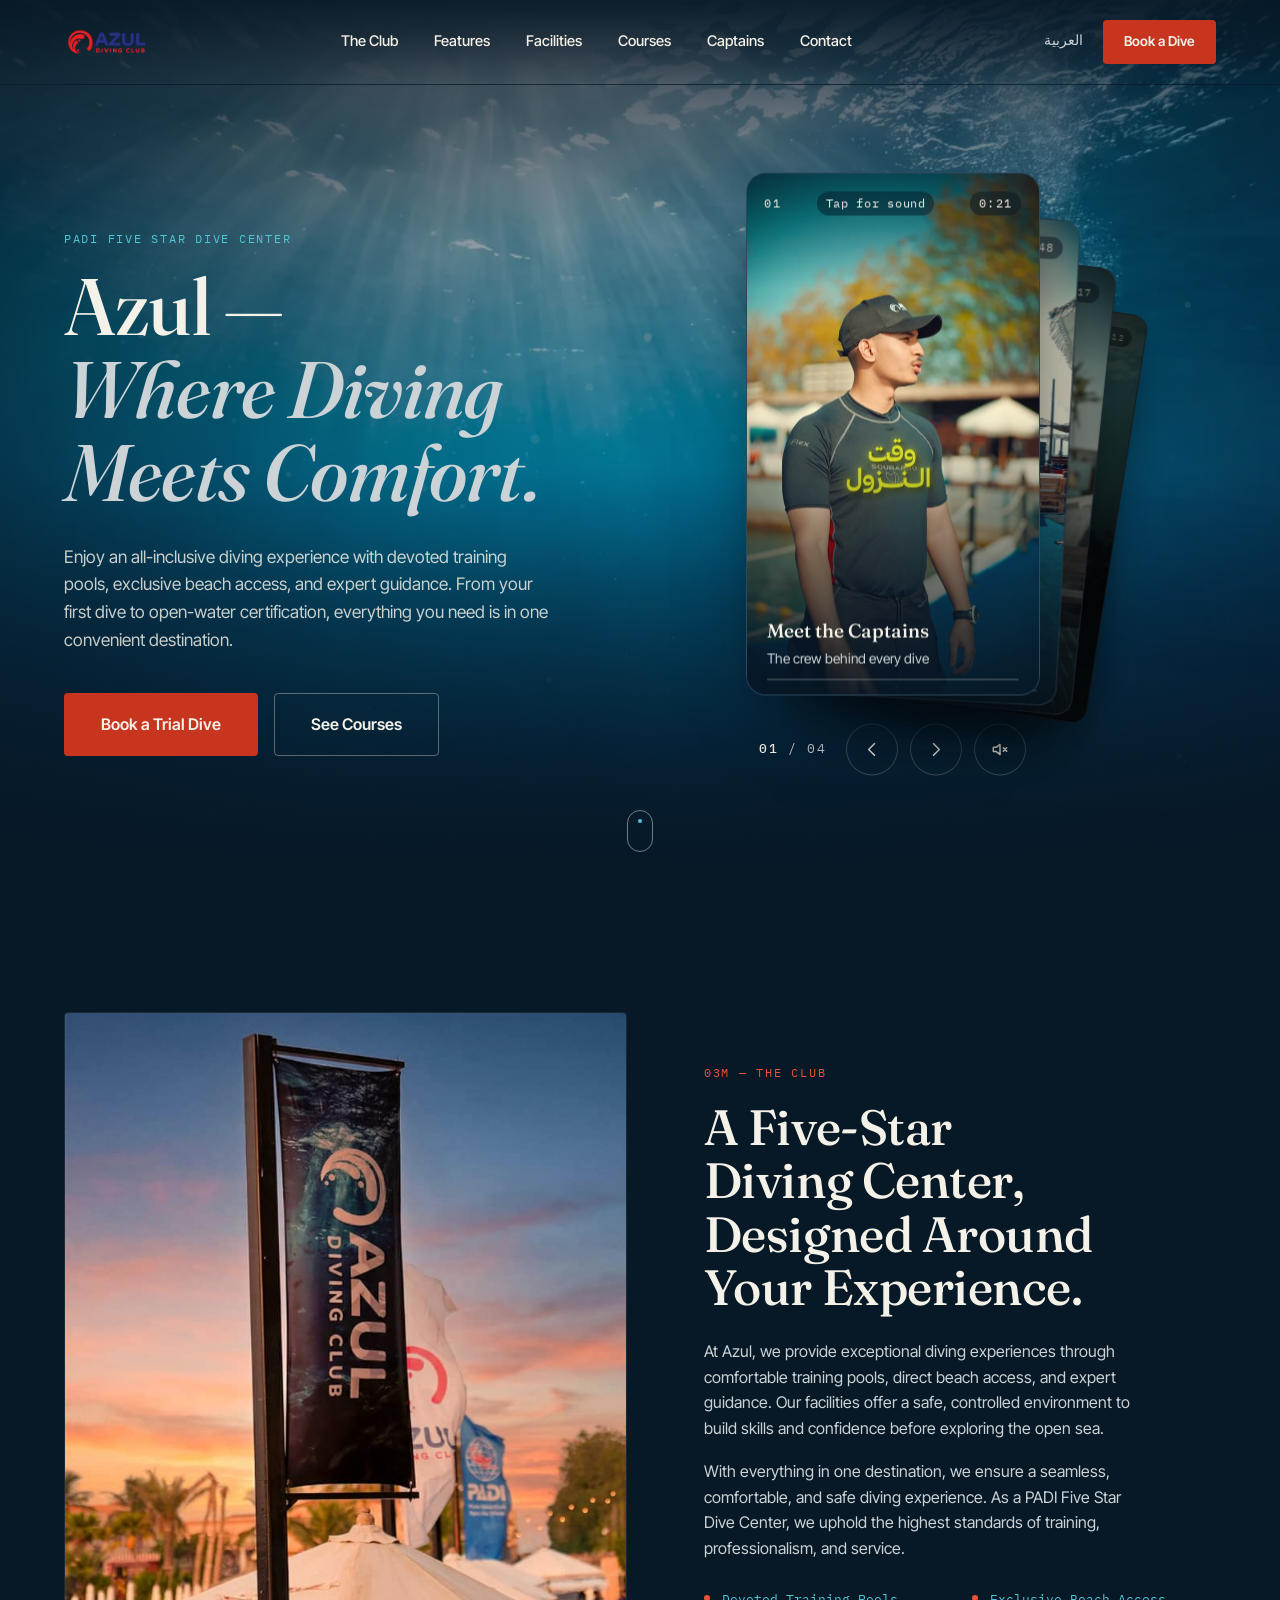
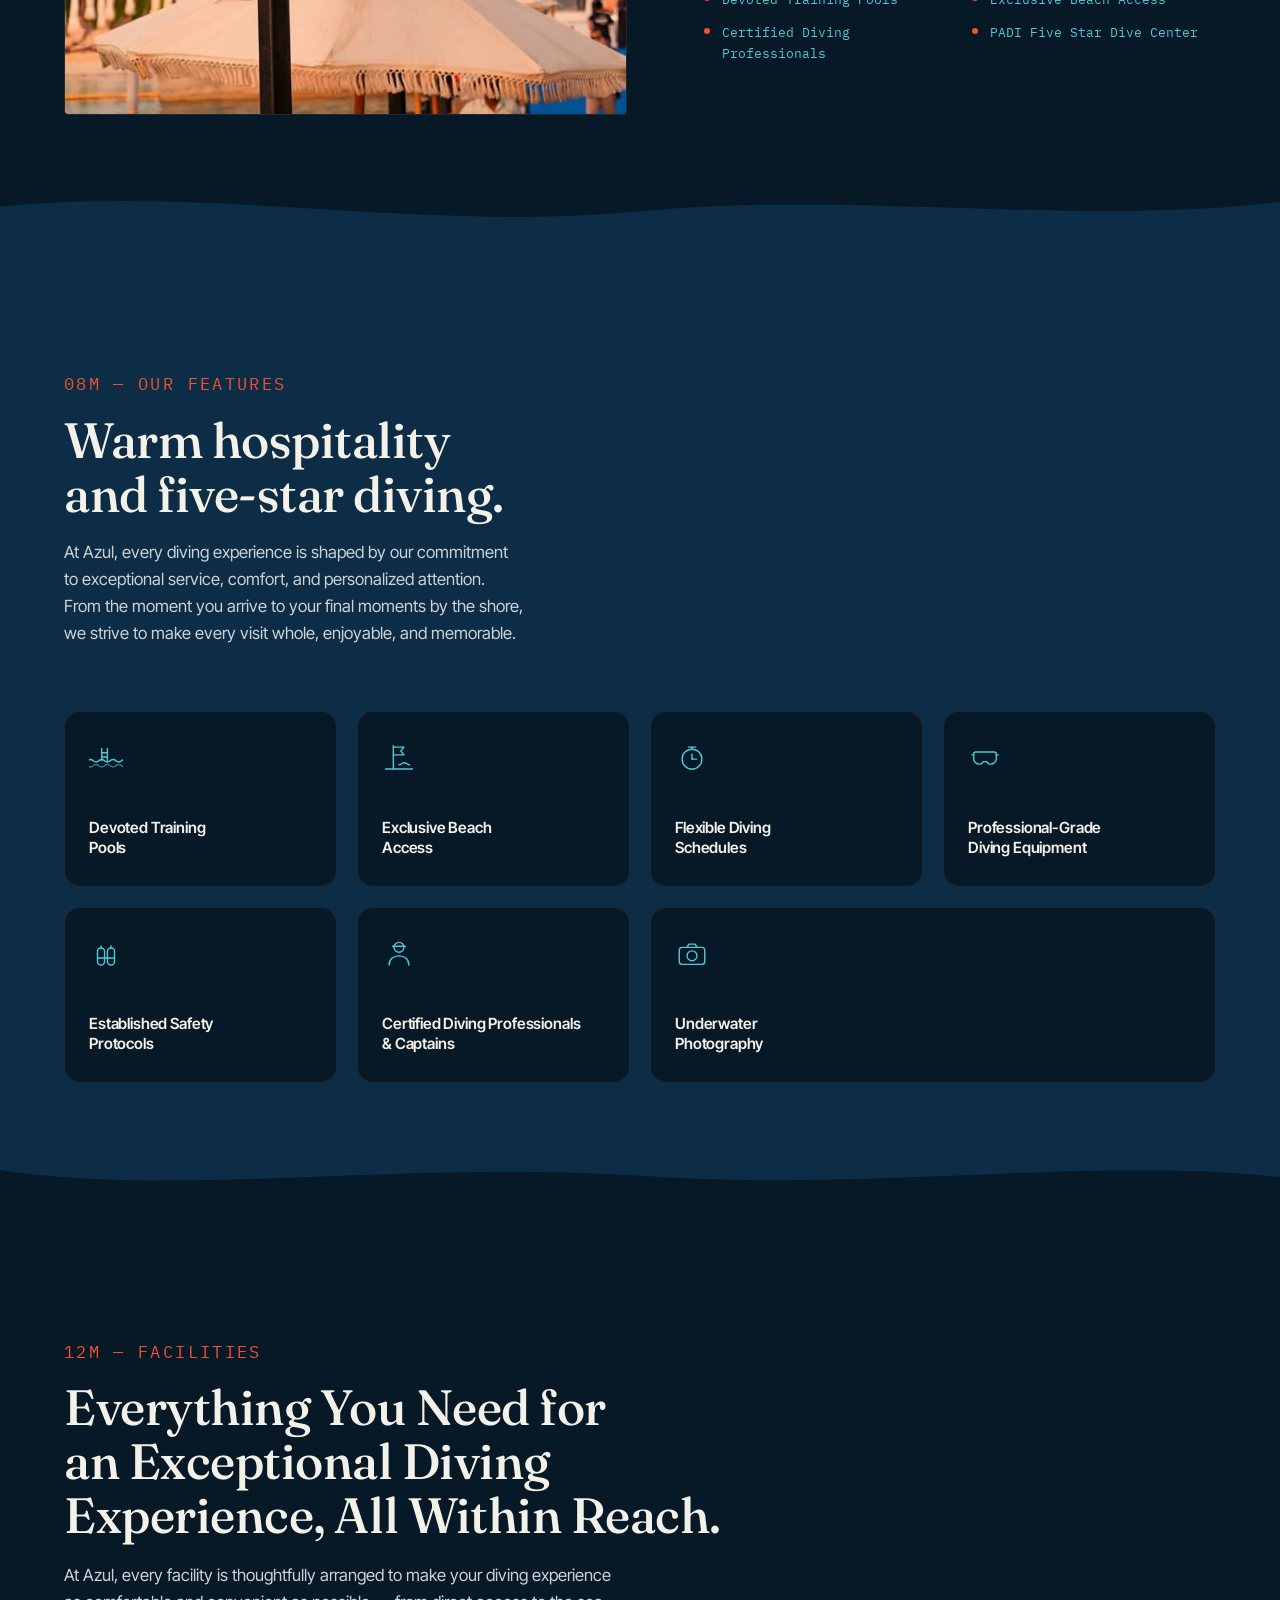
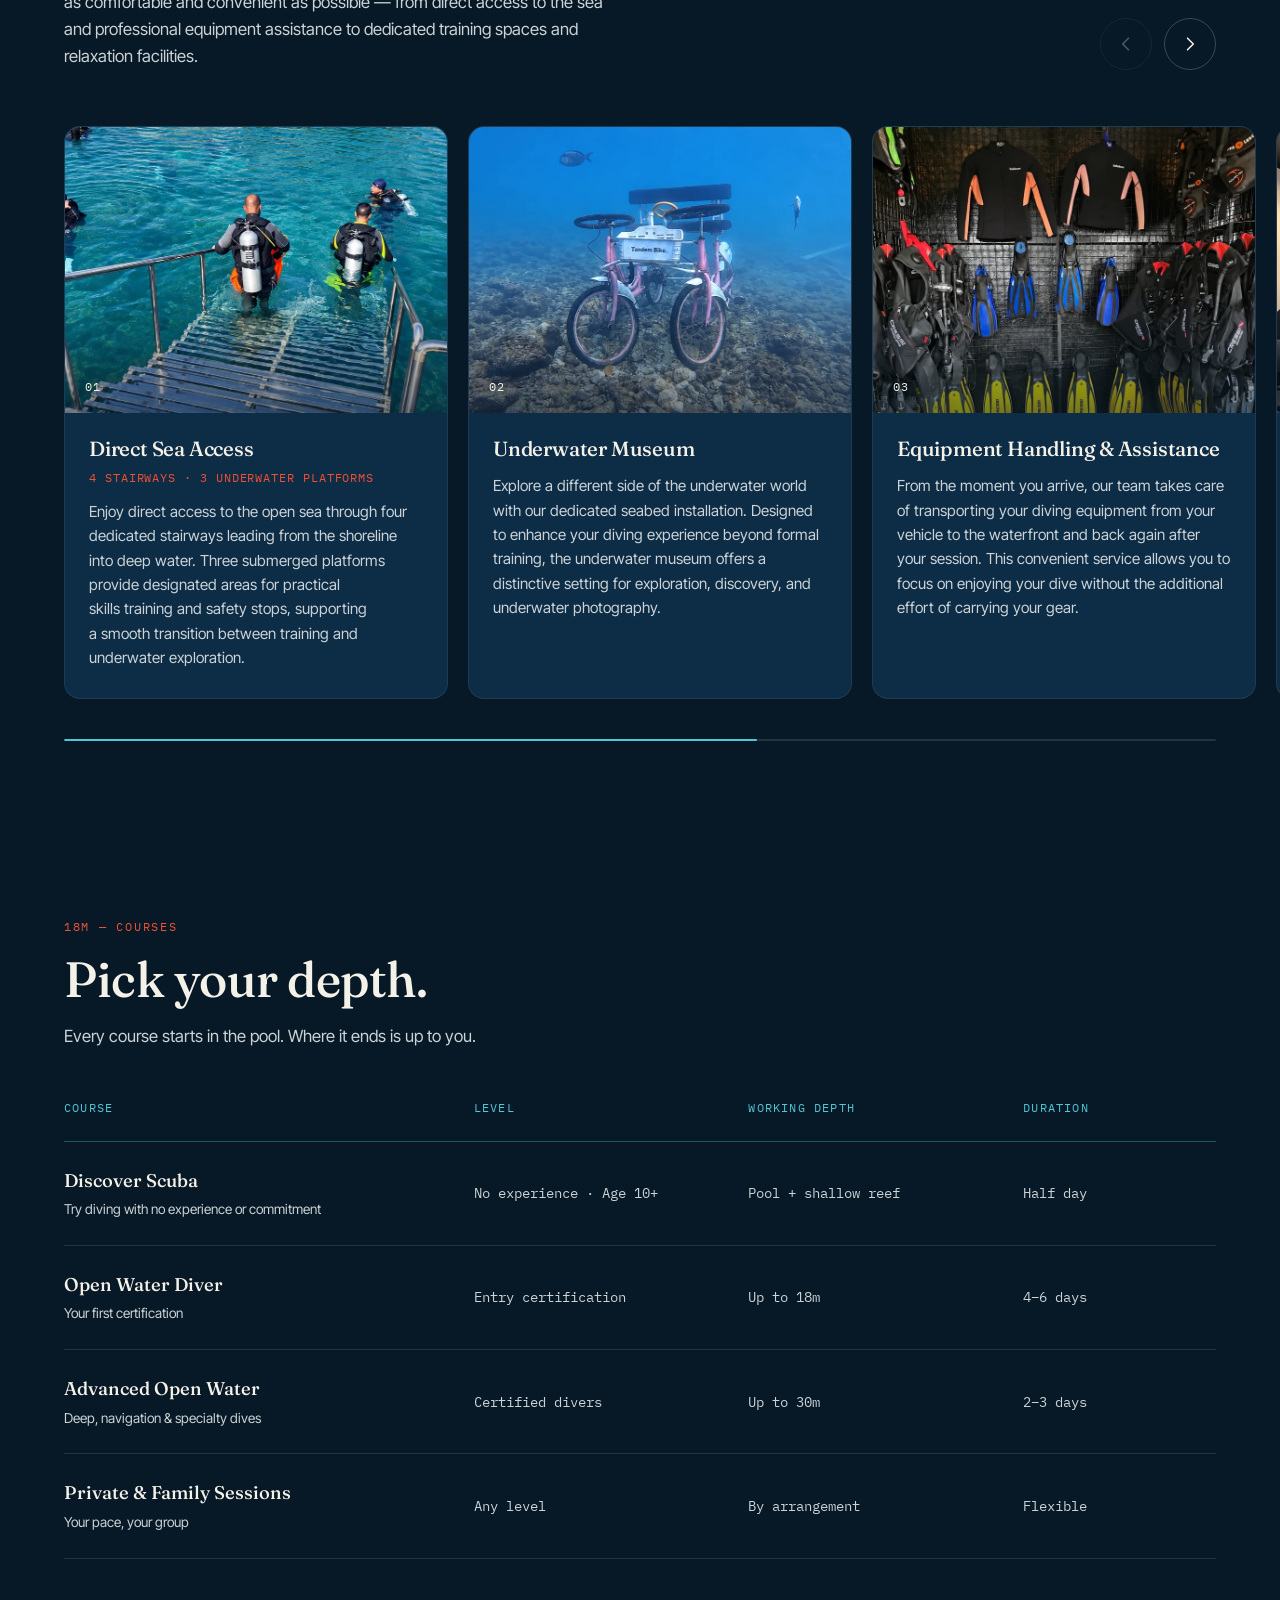
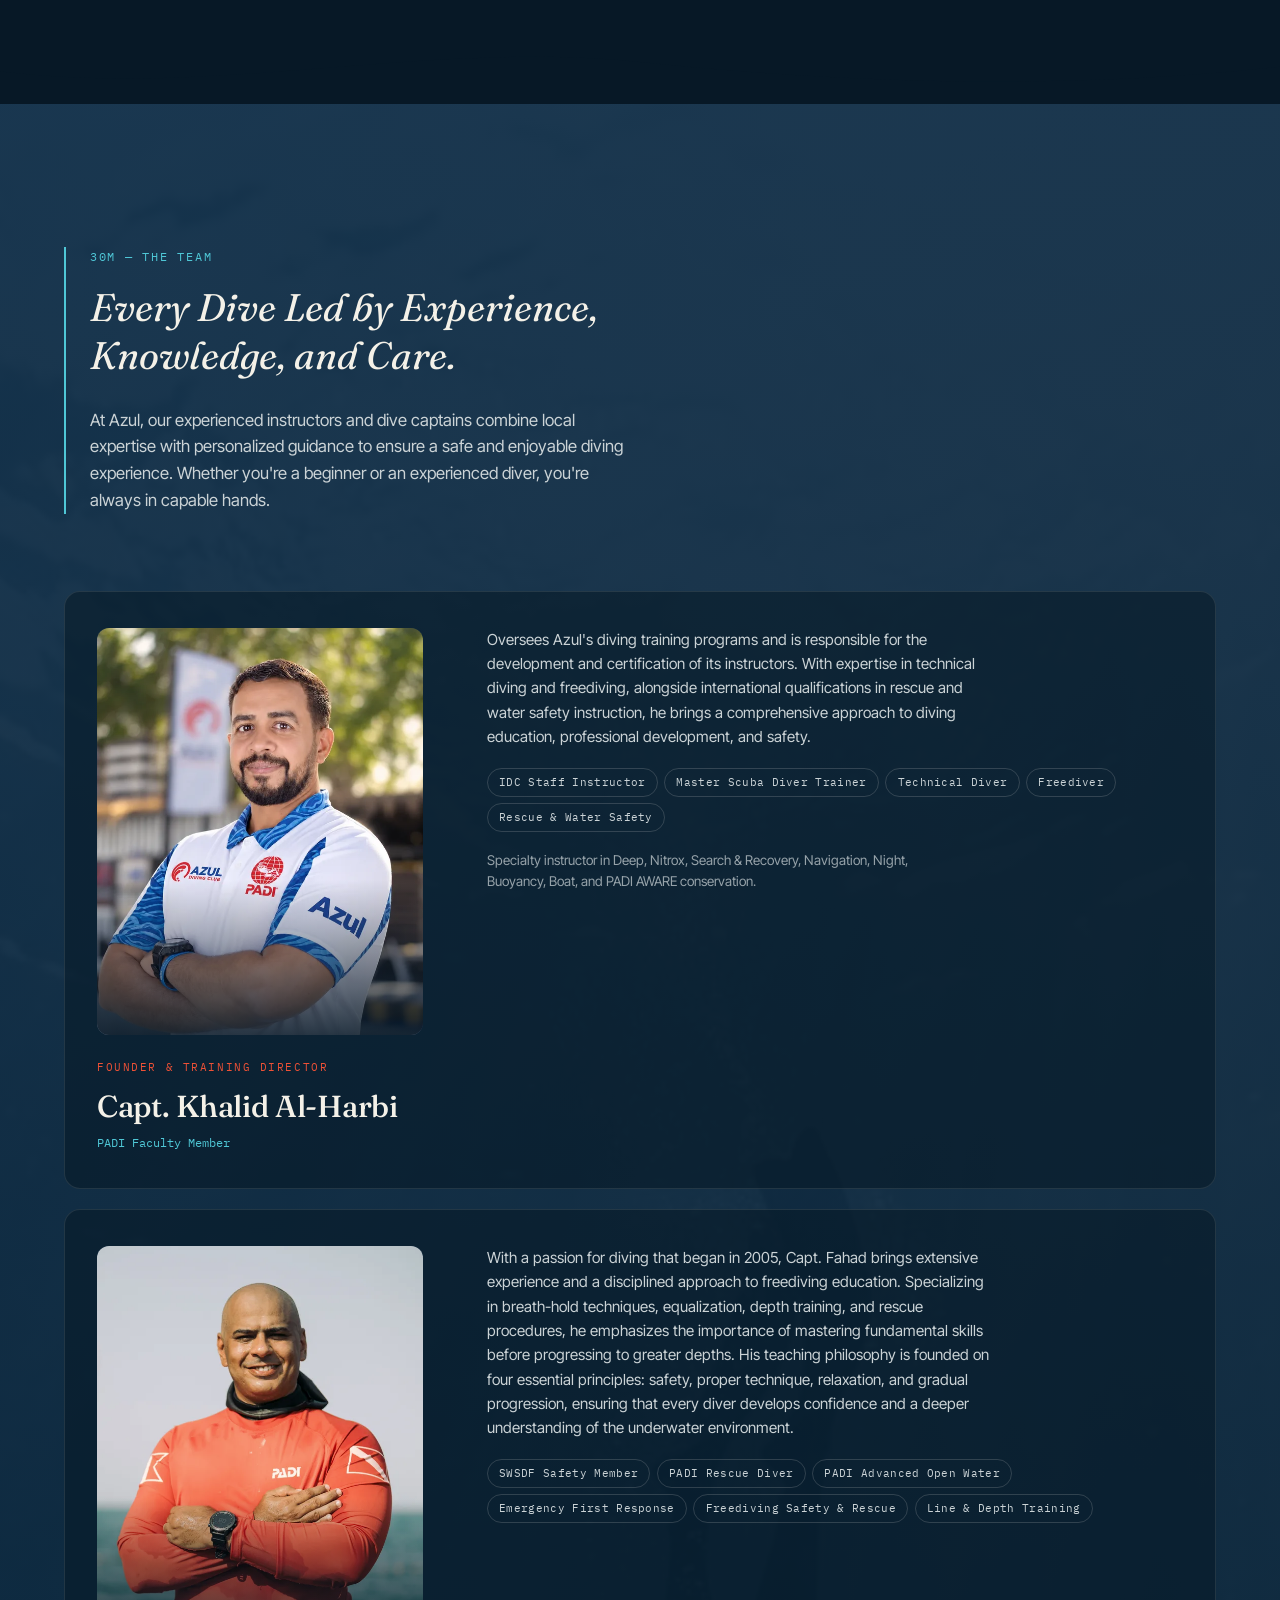
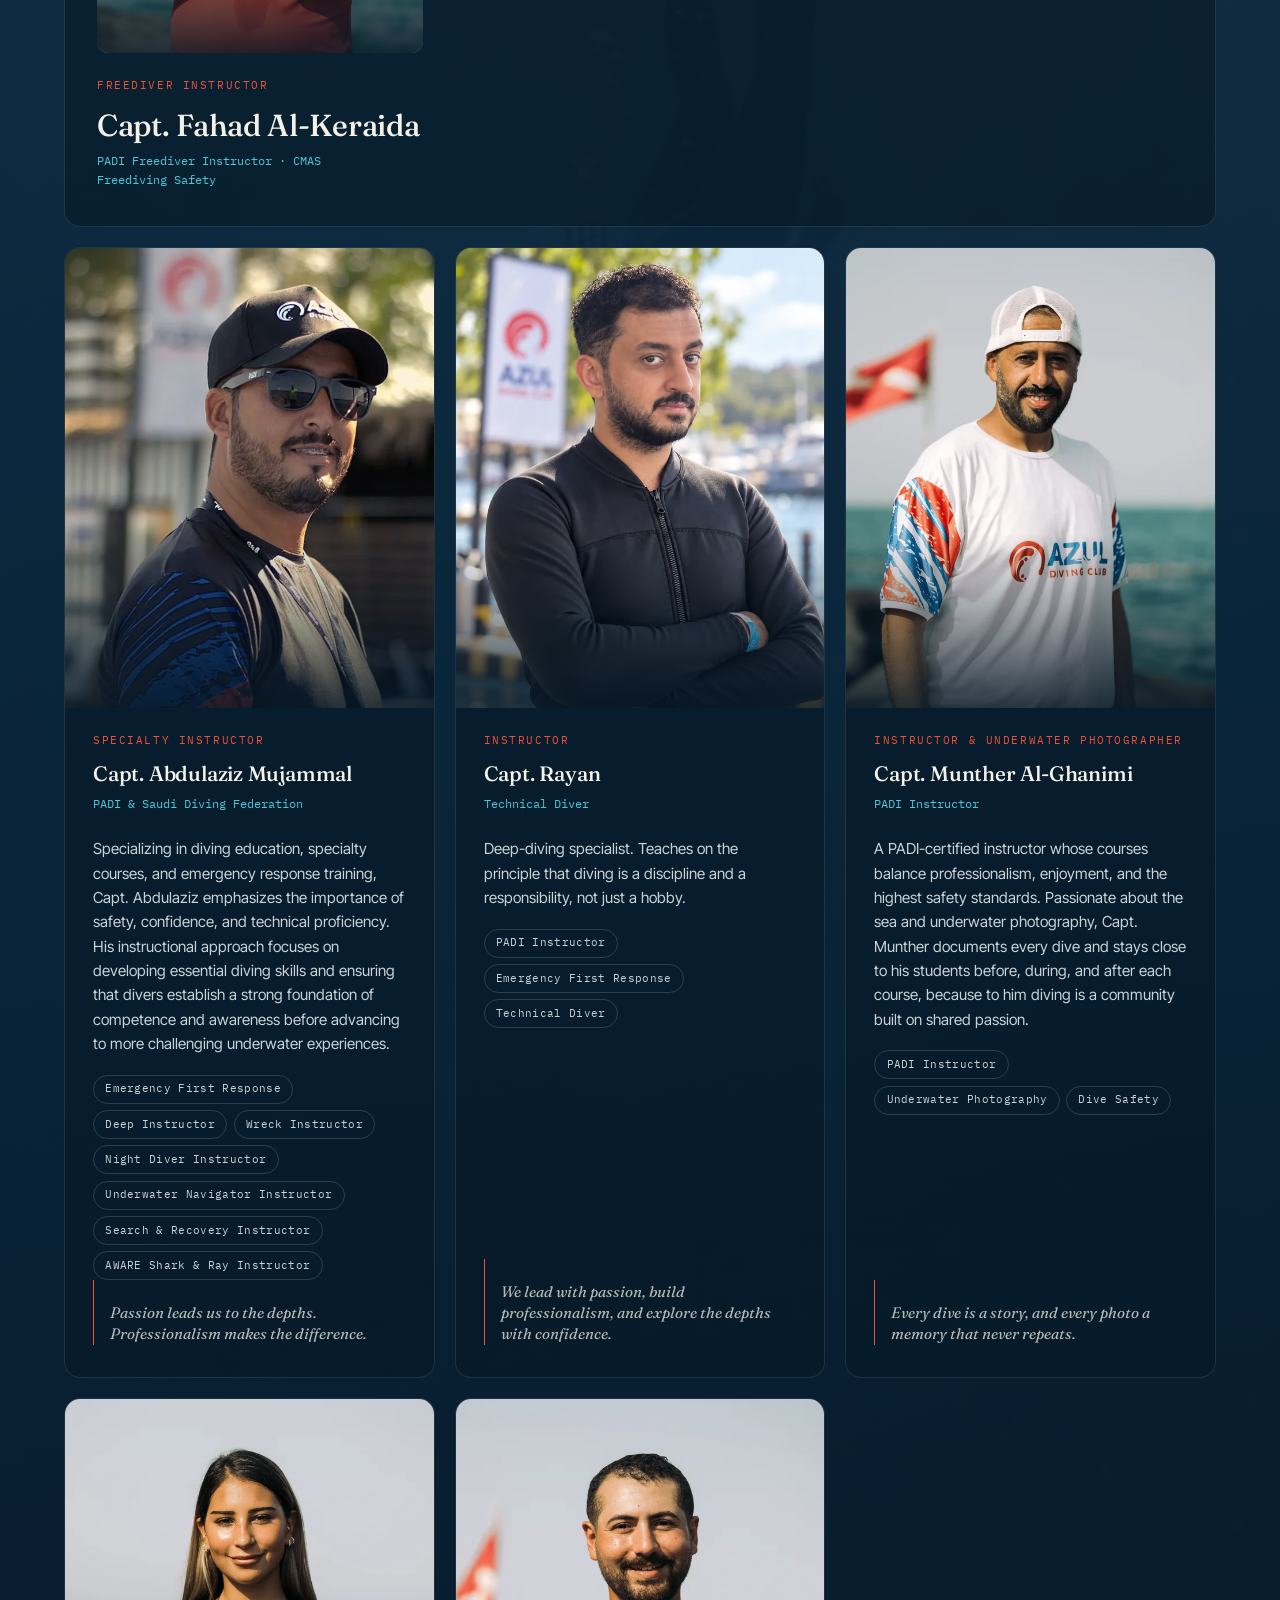
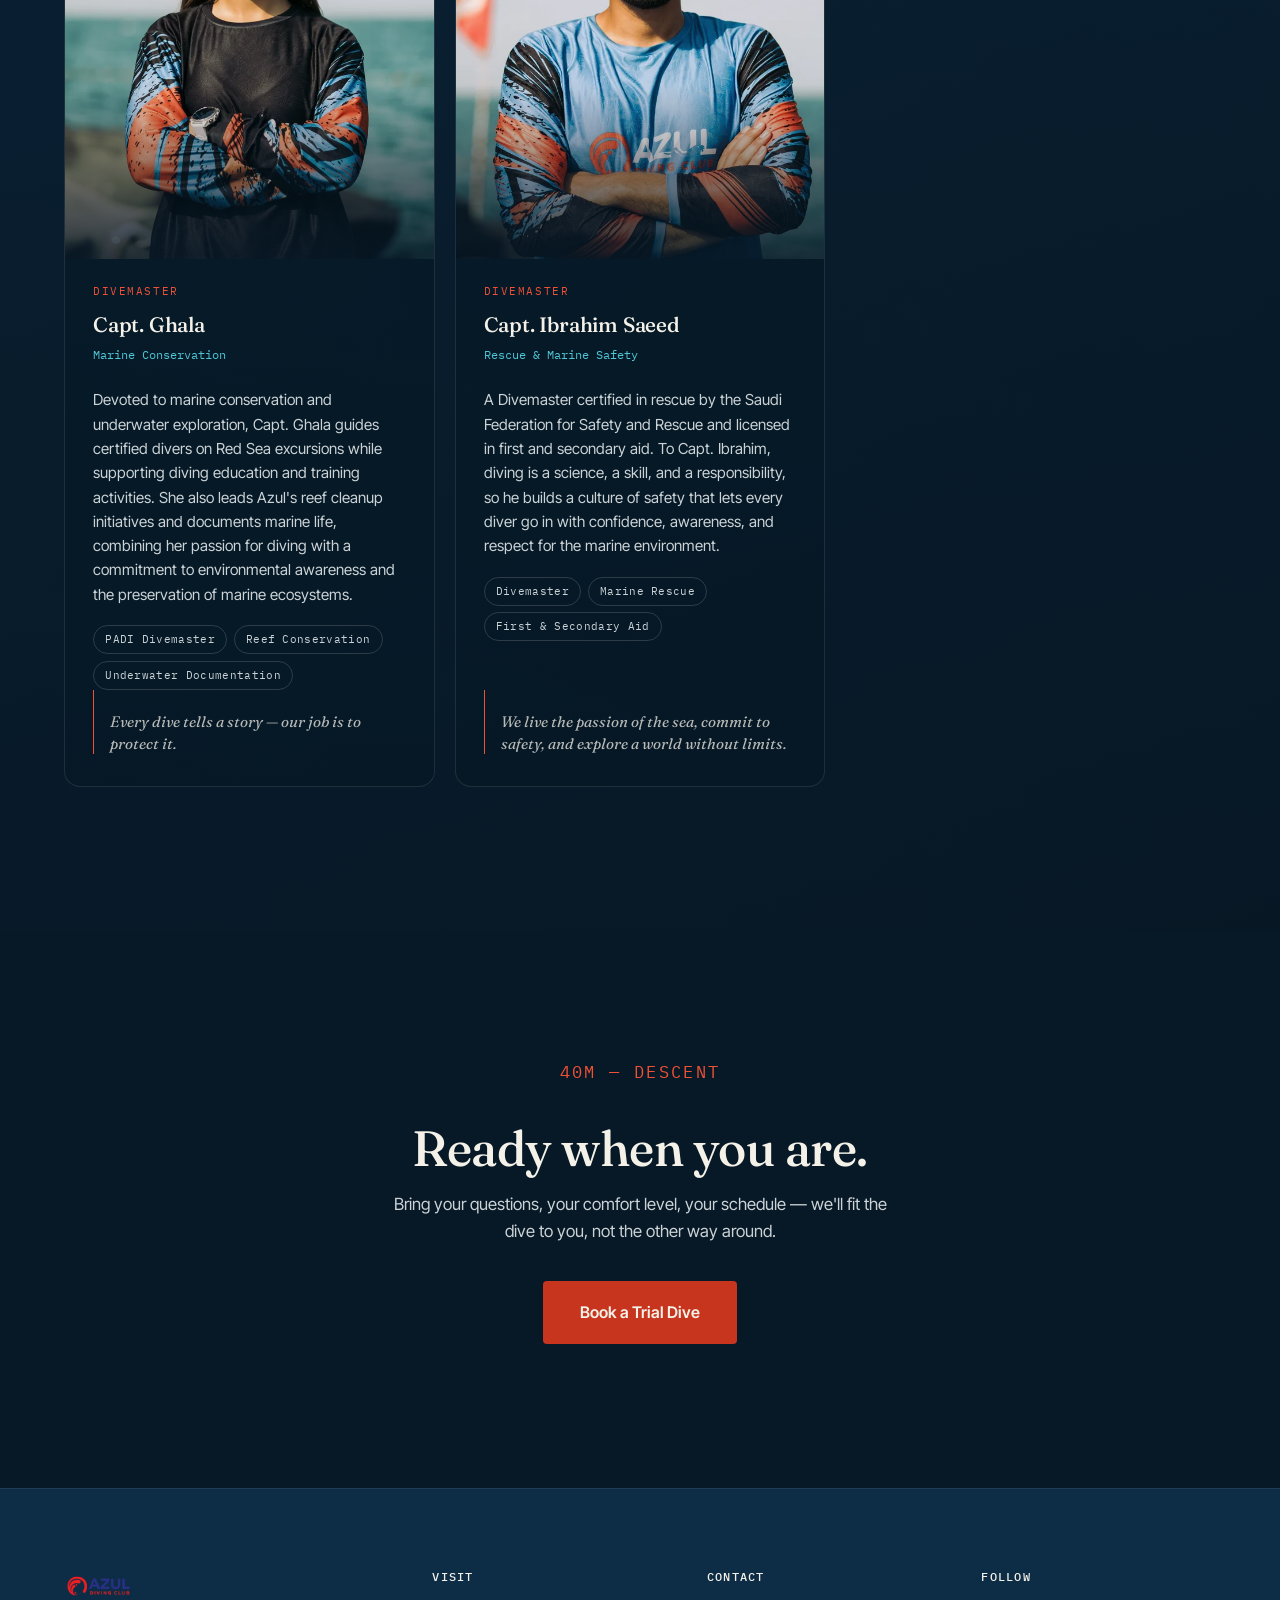
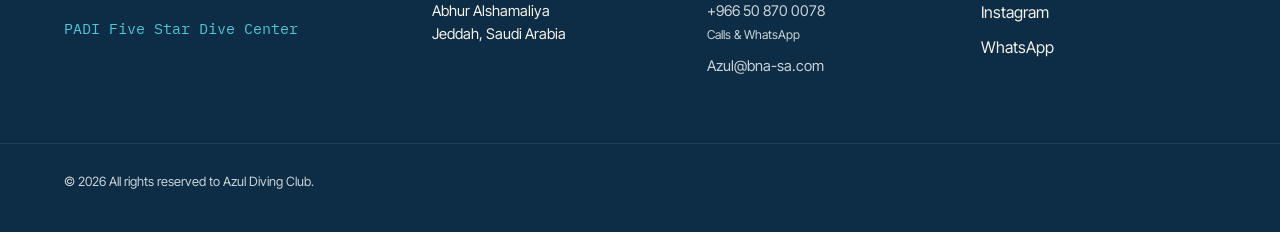
<file: index.html>
<!DOCTYPE html>
<html lang="en">
<head>
<meta charset="UTF-8">
<meta name="viewport" content="width=device-width, initial-scale=1.0">
<title>Azul Diving Club — PADI Five Star Dive Center</title>
<meta name="description" content="Azul Diving Club — where diving meets comfort. A PADI Five Star Dive Center with devoted training pools, exclusive beach access, and professional guidance at every step, from a first breath underwater to open-water certification.">

<link rel="canonical" href="https://azuldiving.sa/">
<link rel="alternate" hreflang="en" href="https://azuldiving.sa/">
<link rel="alternate" hreflang="ar" href="https://azuldiving.sa/ar/">
<link rel="alternate" hreflang="x-default" href="https://azuldiving.sa/">

<!-- Absolute URLs: WhatsApp, X and most scrapers will not resolve a relative
     og:image, which is why link previews were rendering without the photo. -->
<meta property="og:type" content="website">
<meta property="og:site_name" content="Azul Diving Club">
<meta property="og:locale" content="en">
<meta property="og:locale:alternate" content="ar_SA">
<meta property="og:url" content="https://azuldiving.sa/">
<meta property="og:title" content="Azul Diving Club — PADI Five Star Dive Center">
<meta property="og:description" content="Where diving meets comfort. Devoted training pools, exclusive beach access, and professional guidance at every step.">
<meta property="og:image" content="https://azuldiving.sa/assets/hero-social.jpg">
<meta property="og:image:width" content="1200">
<meta property="og:image:height" content="630">
<meta property="og:image:alt" content="A freediver descending through sunlit blue water">

<meta name="twitter:card" content="summary_large_image">
<meta name="twitter:title" content="Azul Diving Club — PADI Five Star Dive Center">
<meta name="twitter:description" content="Where diving meets comfort. Devoted training pools, exclusive beach access, and professional guidance at every step.">
<meta name="twitter:image" content="https://azuldiving.sa/assets/hero-social.jpg">
<meta name="twitter:image:alt" content="A freediver descending through sunlit blue water">

<meta name="theme-color" content="#071826">

<link rel="icon" type="image/png" href="assets/favicon-src.png">
<link rel="apple-touch-icon" href="assets/favicon-src.png">

<link rel="preconnect" href="https://fonts.googleapis.com">
<link rel="preconnect" href="https://fonts.gstatic.com" crossorigin>
<link href="https://fonts.googleapis.com/css2?family=Fraunces:ital,opsz,wght@0,9..144,400;0,9..144,500;0,9..144,600;1,9..144,500&family=Inter+Tight:wght@400;500;600;700&family=IBM+Plex+Mono:wght@400;500&display=swap" rel="stylesheet">

<link rel="stylesheet" href="css/style.css">

<script>document.documentElement.classList.add('js');</script>
</head>
<body>

<a class="skip-link" href="#main">Skip to content</a>

<!-- Depth rail: signature scroll device, mirrors real dive depth as the visitor goes further into the club -->
<aside class="depth-rail" aria-hidden="true">
  <div class="depth-rail__track">
    <div class="depth-rail__fill"></div>
  </div>
  <ol class="depth-rail__marks">
    <li data-depth="0" class="is-active"><span class="depth-rail__num">0M</span><span class="depth-rail__label">Surface</span></li>
    <li data-depth="1"><span class="depth-rail__num">3M</span><span class="depth-rail__label">The Club</span></li>
    <li data-depth="2"><span class="depth-rail__num">8M</span><span class="depth-rail__label">Features</span></li>
    <li data-depth="3"><span class="depth-rail__num">12M</span><span class="depth-rail__label">Facilities</span></li>
    <li data-depth="4"><span class="depth-rail__num">18M</span><span class="depth-rail__label">Courses</span></li>
    <li data-depth="5"><span class="depth-rail__num">30M</span><span class="depth-rail__label">Captains</span></li>
    <li data-depth="6"><span class="depth-rail__num">40M</span><span class="depth-rail__label">Descent</span></li>
  </ol>
</aside>

<header class="site-header" id="top">
  <div class="site-header__inner">
    <a class="brand" href="#top">
      <img src="assets/logo.png" width="180" height="85" alt="Azul Diving Club">
    </a>

    <nav class="main-nav" aria-label="Primary">
      <a href="#club">The Club</a>
      <a href="#features">Features</a>
      <a href="#facilities">Facilities</a>
      <a href="#courses">Courses</a>
      <a href="#captains">Captains</a>
      <a href="#contact">Contact</a>
    </nav>

    <div class="site-header__actions">
      <a class="lang-switch" href="/ar/" lang="ar" hreflang="ar" dir="rtl">العربية</a>
      <a class="btn btn--coral btn--sm" href="https://wa.me/966508700078" target="_blank" rel="noopener">Book a Dive</a>
      <button class="nav-toggle" aria-expanded="false" aria-controls="mobile-nav" id="navToggle">
        <span></span><span></span><span></span>
        <span class="sr-only">Menu</span>
      </button>
    </div>
  </div>

  <div class="mobile-nav" id="mobile-nav" data-state="closed">
    <nav aria-label="Mobile">
      <a href="#club">The Club</a>
      <a href="#features">Features</a>
      <a href="#facilities">Facilities</a>
      <a href="#courses">Courses</a>
      <a href="#captains">Captains</a>
      <a href="#contact">Contact</a>
      <a href="/ar/" lang="ar" hreflang="ar" dir="rtl">العربية</a>
      <a class="btn btn--coral" href="https://wa.me/966508700078" target="_blank" rel="noopener">Book a Dive</a>
    </nav>
  </div>
</header>

<main id="main">

  <!-- HERO -->
  <section class="hero" id="hero">
    <div class="hero__media">
      <!-- Art-directed: phones get a 4:5 frame composed for a tall crop, so the
           diver stays in shot instead of being cropped out of a wide strip. -->
      <picture>
        <source media="(max-width: 860px)" type="image/webp"
                srcset="assets/hero-tall-640.webp 640w, assets/hero-tall-900.webp 900w, assets/hero-tall-1280.webp 1280w"
                sizes="100vw">
        <source media="(max-width: 860px)" type="image/jpeg"
                srcset="assets/hero-tall-640.jpg 640w, assets/hero-tall-900.jpg 900w, assets/hero-tall-1280.jpg 1280w"
                sizes="100vw">
        <source type="image/webp"
                srcset="assets/hero-wide-1280.webp 1280w, assets/hero-wide-1920.webp 1920w, assets/hero-wide-2880.webp 2880w"
                sizes="100vw">
        <img class="hero__photo" src="assets/hero-wide-1920.jpg"
             srcset="assets/hero-wide-1280.jpg 1280w, assets/hero-wide-1920.jpg 1920w, assets/hero-wide-2880.jpg 2880w"
             sizes="100vw"
             alt="A freediver descending head-first through sunlit open water, trailing bubbles toward the surface"
             fetchpriority="high"></picture>
      <canvas class="hero__caustics" id="causticsCanvas" aria-hidden="true"></canvas>
      <div class="hero__scrim"></div>
    </div>

    <div class="hero__content">
      <p class="eyebrow eyebrow--light">PADI Five Star Dive Center</p>
      <h1 class="hero__headline">
        Azul —<br>
        <span>Where Diving Meets Comfort.</span>
      </h1>
      <p class="hero__sub">
        Enjoy an all-inclusive diving experience with devoted training pools, exclusive beach access,
        and expert guidance. From your first dive to open-water certification, everything you need is
        in one convenient destination.
      </p>
      <div class="hero__actions">
        <a class="btn btn--coral btn--lg" href="https://wa.me/966508700078" target="_blank" rel="noopener">Book a Trial Dive</a>
        <a class="btn btn--ghost btn--lg" href="#courses">See Courses</a>
      </div>
    </div>

    <div class="hero__reels">
      <ol class="reel-deck" id="reelDeck" tabindex="0" aria-roledescription="carousel" aria-label="Azul reels">
        <li class="reel" style="--pos: 0" aria-roledescription="slide" aria-label="1 / 4: Meet the Captains">
          <video class="reel__video" src="assets/reel-1.mp4" poster="assets/reel-1.jpg" muted playsinline preload="none"></video>
          <span class="reel__meta" aria-hidden="true"><span class="reel__num">01</span><span class="reel__hint">Tap for sound</span><span class="reel__time">0:21</span></span>
          <span class="reel__caption"><span class="reel__title">Meet the Captains</span><span class="reel__tag">The crew behind every dive</span></span>
          <span class="reel__bar" aria-hidden="true"><span></span></span>
        </li>
        <li class="reel" style="--pos: 1" aria-roledescription="slide" aria-label="2 / 4: Freediving at Azul">
          <video class="reel__video" src="assets/reel-2.mp4" poster="assets/reel-2.jpg" muted playsinline preload="none"></video>
          <span class="reel__meta" aria-hidden="true"><span class="reel__num">02</span><span class="reel__hint">Tap for sound</span><span class="reel__time">0:48</span></span>
          <span class="reel__caption"><span class="reel__title">Freediving at Azul</span><span class="reel__tag">One breath, open blue</span></span>
          <span class="reel__bar" aria-hidden="true"><span></span></span>
        </li>
        <li class="reel" style="--pos: 2" aria-roledescription="slide" aria-label="3 / 4: Before You Descend">
          <video class="reel__video" src="assets/reel-3.mp4" poster="assets/reel-3.jpg" muted playsinline preload="none"></video>
          <span class="reel__meta" aria-hidden="true"><span class="reel__num">03</span><span class="reel__hint">Tap for sound</span><span class="reel__time">0:17</span></span>
          <span class="reel__caption"><span class="reel__title">Before You Descend</span><span class="reel__tag">The captain’s safety check</span></span>
          <span class="reel__bar" aria-hidden="true"><span></span></span>
        </li>
        <li class="reel" style="--pos: 3" aria-roledescription="slide" aria-label="4 / 4: A Day in the Water">
          <video class="reel__video" src="assets/reel-4.mp4" poster="assets/reel-4.jpg" muted playsinline preload="none"></video>
          <span class="reel__meta" aria-hidden="true"><span class="reel__num">04</span><span class="reel__hint">Tap for sound</span><span class="reel__time">0:12</span></span>
          <span class="reel__caption"><span class="reel__title">A Day in the Water</span><span class="reel__tag">Museum, reef and the first giant stride</span></span>
          <span class="reel__bar" aria-hidden="true"><span></span></span>
        </li>
      </ol>
        <div class="reels__controls">
          <p class="reels__count" aria-hidden="true"><b id="reelCount">01</b> / 04</p>
          <button class="slider-btn" type="button" data-reel-step="-1" aria-controls="reelDeck" aria-label="Previous reel"><svg viewBox="0 0 24 24" aria-hidden="true"><path d="M15 5l-7 7 7 7"/></svg></button>
          <button class="slider-btn" type="button" data-reel-step="1" aria-controls="reelDeck" aria-label="Next reel"><svg viewBox="0 0 24 24" aria-hidden="true"><path d="M9 5l7 7-7 7"/></svg></button>
          <button class="slider-btn reels__sound" type="button" data-reel-sound aria-pressed="false" aria-label="Sound"><svg class="i-on" viewBox="0 0 24 24" aria-hidden="true"><path d="M4 9.5v5h3.5L12 18V6L7.5 9.5H4z"/><path d="M15.5 9.5a3.5 3.5 0 010 5M18 7a7 7 0 010 10"/></svg><svg class="i-off" viewBox="0 0 24 24" aria-hidden="true"><path d="M4 9.5v5h3.5L12 18V6L7.5 9.5H4z"/><path d="M16 10l4 4M20 10l-4 4"/></svg></button>
        </div>
    </div>

    <a class="scroll-cue" href="#club" aria-label="Scroll to next section">
      <span></span>
    </a>

    <div class="wave-divider wave-divider--down" aria-hidden="true">
      <svg viewBox="0 0 1440 120" preserveAspectRatio="none"><path d="M0,64 C240,110 480,10 720,48 C960,86 1200,96 1440,56 L1440,120 L0,120 Z"/></svg>
    </div>
  </section>

  <!-- THE CLUB -->
  <section class="club" id="club">
    <div class="club__grid">
      <figure class="club__figure reveal">
        <img src="assets/club-sunset.jpg" srcset="assets/club-sunset-sm.jpg 700w, assets/club-sunset.jpg 1600w" sizes="(max-width: 800px) 100vw, 45vw" alt="The Azul Diving Club banner at sunset on the beach, flying beside a PADI flag" loading="lazy">
      </figure>

      <div class="club__copy">
        <p class="eyebrow reveal">03M — The Club</p>
        <h2 class="reveal">A Five-Star Diving Center, Designed Around Your Experience.</h2>
        <p class="reveal">
          At Azul, we provide exceptional diving experiences through comfortable training pools, direct
          beach access, and expert guidance. Our facilities offer a safe, controlled environment to build
          skills and confidence before exploring the open sea.
        </p>
        <p class="reveal">
          With everything in one destination, we ensure a seamless, comfortable, and safe diving
          experience. As a PADI Five Star Dive Center, we uphold the highest standards of training,
          professionalism, and service.
        </p>
        <ul class="club__facts reveal">
          <li>Devoted Training Pools</li>
          <li>Exclusive Beach Access</li>
          <li>Certified Diving Professionals</li>
          <li>PADI Five Star Dive Center</li>
        </ul>
      </div>
    </div>

    <div class="wave-divider wave-divider--down alt" aria-hidden="true">
      <svg viewBox="0 0 1440 120" preserveAspectRatio="none"><path d="M0,56 C240,20 480,100 720,64 C960,28 1200,90 1440,48 L1440,120 L0,120 Z"/></svg>
    </div>
  </section>

  <!-- FEATURES -->
  <section class="benefits" id="features">
   <div class="benefits__inner">
    <div class="benefits__head">
      <p class="eyebrow reveal">08M — Our Features</p>
      <h2 class="reveal">Warm hospitality and five-star diving.</h2>
      <p class="reveal">At Azul, every diving experience is shaped by our commitment to exceptional service, comfort, and personalized attention. From the moment you arrive to your final moments by the shore, we strive to make every visit whole, enjoyable, and memorable.</p>
    </div>

    <div class="benefits__grid">
      <!-- Pool: ladder into water. Hover — the surface drifts. -->
      <article class="benefit reveal">
        <svg class="benefit__icon" data-icon="pool" viewBox="0 0 48 48" aria-hidden="true">
          <path class="i-rail" pathLength="1" d="M18 12v17M26 12v17"/>
          <path class="i-rung" pathLength="1" d="M18 18h8M18 24h8"/>
          <g class="i-drift">
            <path class="i-wave" pathLength="1" d="M-22 31c4 0 4-3.4 8-3.4s4 3.4 8 3.4 4-3.4 8-3.4 4 3.4 8 3.4 4-3.4 8-3.4 4 3.4 8 3.4 4-3.4 8-3.4 4 3.4 8 3.4 4-3.4 8-3.4 4 3.4 8 3.4 4-3.4 8-3.4 4 3.4 8 3.4"/>
            <path class="i-wave i-wave--b" pathLength="1" d="M-22 38c4 0 4-3.4 8-3.4s4 3.4 8 3.4 4-3.4 8-3.4 4 3.4 8 3.4 4-3.4 8-3.4 4 3.4 8 3.4 4-3.4 8-3.4 4 3.4 8 3.4 4-3.4 8-3.4 4 3.4 8 3.4 4-3.4 8-3.4 4 3.4 8 3.4"/>
          </g>
        </svg>
        <h3>Devoted Training<br>Pools</h3>
      </article>

      <!-- Beach: the club's own flag on the shoreline. Hover — it flutters. -->
      <article class="benefit reveal">
        <svg class="benefit__icon" data-icon="beach" viewBox="0 0 48 48" aria-hidden="true">
          <path class="i-pole" pathLength="1" d="M16 41V8"/>
          <path class="i-flag" pathLength="1" d="M16 10h15l-4.5 5.5L31 21H16"/>
          <path class="i-shore" pathLength="1" d="M5 41h38"/>
          <path class="i-lap" pathLength="1" d="M24 35c3.5 0 4-3 7.5-3s4 3 7.5 3"/>
        </svg>
        <h3>Exclusive Beach<br>Access</h3>
      </article>

      <!-- Schedule: hover — the hands sweep round to a new time. -->
      <article class="benefit reveal">
        <svg class="benefit__icon" data-icon="schedule" viewBox="0 0 48 48" aria-hidden="true">
          <circle class="i-dial" pathLength="1" cx="24" cy="27" r="14"/>
          <path class="i-crown" pathLength="1" d="M19 10h10"/>
          <path class="i-stem" pathLength="1" d="M24 10v3"/>
          <path class="i-hand i-hand--h" pathLength="1" d="M24 27v-7"/>
          <path class="i-hand i-hand--m" pathLength="1" d="M24 27h6.5"/>
        </svg>
        <h3>Flexible Diving<br>Schedules</h3>
      </article>

      <!-- Equipment: a dive mask. Hover — light glints across the lens. -->
      <article class="benefit reveal">
        <svg class="benefit__icon" data-icon="equipment" viewBox="0 0 48 48" aria-hidden="true">
          <defs>
            <clipPath id="azulMaskLens">
              <path d="M11 17h26a3 3 0 0 1 3 3v6a8 8 0 0 1-8 8h-2.5l-3.5-3.5h-4L18.5 34H16a8 8 0 0 1-8-8v-6a3 3 0 0 1 3-3z"/>
            </clipPath>
          </defs>
          <path class="i-mask" pathLength="1" d="M11 17h26a3 3 0 0 1 3 3v6a8 8 0 0 1-8 8h-2.5l-3.5-3.5h-4L18.5 34H16a8 8 0 0 1-8-8v-6a3 3 0 0 1 3-3z"/>
          <path class="i-strap" pathLength="1" d="M8 21H5.5"/>
          <path class="i-strap" pathLength="1" d="M40 21h2.5"/>
          <g class="i-glint" clip-path="url(#azulMaskLens)">
            <path d="M2 42 20 8"/>
          </g>
        </svg>
        <h3>Professional-Grade<br>Diving Equipment</h3>
      </article>

      <!-- Safety: twin tanks. Hover — bubbles rise from the valves. -->
      <article class="benefit reveal">
        <svg class="benefit__icon" data-icon="safety" viewBox="0 0 48 48" aria-hidden="true">
          <rect class="i-tank" pathLength="1" x="12" y="17" width="10" height="24" rx="5"/>
          <rect class="i-tank" pathLength="1" x="26" y="17" width="10" height="24" rx="5"/>
          <path class="i-valve" pathLength="1" d="M17 17v-3M31 17v-3"/>
          <path class="i-band" pathLength="1" d="M12 31h24"/>
          <g class="i-bubbles">
            <circle class="i-bubble" cx="17" cy="11" r="1.7"/>
            <circle class="i-bubble" cx="31" cy="11" r="1.3"/>
            <circle class="i-bubble" cx="24" cy="9" r="1"/>
          </g>
        </svg>
        <h3>Established Safety<br>Protocols</h3>
      </article>

      <!-- Captains: hover — the figure bobs, the way you do treading water. -->
      <article class="benefit reveal">
        <svg class="benefit__icon" data-icon="captains" viewBox="0 0 48 48" aria-hidden="true">
          <g class="i-bob">
            <circle class="i-head" pathLength="1" cx="24" cy="16" r="7"/>
            <path class="i-brim" pathLength="1" d="M15 14.5h18"/>
            <path class="i-torso" pathLength="1" d="M10 41c0-8 6-13 14-13s14 5 14 13"/>
          </g>
        </svg>
        <h3>Certified Diving Professionals<br>&amp; Captains</h3>
      </article>

      <!-- Photography: hover — the lens focuses and the flash fires. -->
      <article class="benefit benefit--wide reveal">
        <svg class="benefit__icon" data-icon="photo" viewBox="0 0 48 48" aria-hidden="true">
          <rect class="i-body" pathLength="1" x="6" y="16" width="36" height="24" rx="4"/>
          <path class="i-top" pathLength="1" d="M17 16l2.5-4.5h9L31 16"/>
          <circle class="i-lens" pathLength="1" cx="24" cy="28" r="7"/>
          <g class="i-flash">
            <circle cx="36.5" cy="21.5" r="1.4"/>
            <path d="M40 9l2.5-2.5M43 13.5h3M36 6.5V3"/>
          </g>
        </svg>
        <h3>Underwater<br>Photography</h3>
      </article>
    </div>
   </div>

    <div class="wave-divider wave-divider--down" aria-hidden="true">
      <svg viewBox="0 0 1440 120" preserveAspectRatio="none"><path d="M0,48 C200,96 460,30 720,58 C980,86 1220,24 1440,60 L1440,120 L0,120 Z"/></svg>
    </div>
  </section>

  <!-- FACILITIES -->
  <section class="facilities" id="facilities">
    <div class="facilities__head">
      <div class="facilities__intro">
        <p class="eyebrow reveal">12M — Facilities</p>
        <h2 class="reveal">Everything You Need for an Exceptional Diving Experience, All Within Reach.</h2>
        <p class="reveal">At Azul, every facility is thoughtfully arranged to make your diving experience as comfortable and convenient as possible — from direct access to the sea and professional equipment assistance to dedicated training spaces and relaxation facilities.</p>
      </div>
      <div class="slider-nav reveal">
        <button class="slider-btn" type="button" data-dir="-1" aria-controls="facilityTrack" aria-label="Previous facility">
          <svg viewBox="0 0 24 24" aria-hidden="true"><path d="M15 5l-7 7 7 7"/></svg>
        </button>
        <button class="slider-btn" type="button" data-dir="1" aria-controls="facilityTrack" aria-label="Next facility">
          <svg viewBox="0 0 24 24" aria-hidden="true"><path d="M9 5l7 7-7 7"/></svg>
        </button>
      </div>
    </div>

    <!-- Each card's photo goes in .facility__media as an <img>; until the club's
         photos arrive the frame shows a numbered water-tone placeholder. -->
    <ol class="facility-track" id="facilityTrack" tabindex="0" aria-label="Facilities">
      <li class="facility">
        <figure class="facility__media"><picture><source srcset="assets/facility-sea-access.webp" type="image/webp"><img src="assets/facility-sea-access.jpg" alt="Divers in full scuba gear walking down a steel stairway into clear turquoise water" loading="lazy" width="820" height="615" style="object-position: center"></picture><span class="facility__num">01</span></figure>
        <div class="facility__text">
          <h3>Direct Sea Access</h3>
          <p class="facility__tag">4 Stairways · 3 Underwater Platforms</p>
          <p class="facility__body">Enjoy direct access to the open sea through four dedicated stairways leading from the shoreline into deep water. Three submerged platforms provide designated areas for practical skills training and safety stops, supporting a smooth transition between training and underwater exploration.</p>
        </div>
      </li>
      <li class="facility">
        <figure class="facility__media"><picture><source srcset="assets/facility-museum.webp" type="image/webp"><img src="assets/facility-museum.jpg" alt="A pink tandem bike resting on the seabed of the underwater museum, with fish swimming past" loading="lazy" width="820" height="615" style="object-position: center"></picture><span class="facility__num">02</span></figure>
        <div class="facility__text">
          <h3>Underwater Museum</h3>
          <p class="facility__body">Explore a different side of the underwater world with our dedicated seabed installation. Designed to enhance your diving experience beyond formal training, the underwater museum offers a distinctive setting for exploration, discovery, and underwater photography.</p>
        </div>
      </li>
      <li class="facility">
        <figure class="facility__media"><picture><source srcset="assets/facility-equipment.webp" type="image/webp"><img src="assets/facility-equipment.jpg" alt="Wall of Cressi fins, BCDs and wetsuits hanging ready in the Azul gear room" loading="lazy" width="820" height="615" style="object-position: center"></picture><span class="facility__num">03</span></figure>
        <div class="facility__text">
          <h3>Equipment Handling &amp; Assistance</h3>
          <p class="facility__body">From the moment you arrive, our team takes care of transporting your diving equipment from your vehicle to the waterfront and back again after your session. This convenient service allows you to focus on enjoying your dive without the additional effort of carrying your gear.</p>
        </div>
      </li>
      <li class="facility">
        <figure class="facility__media"><picture><source srcset="assets/facility-classroom.webp" type="image/webp"><img src="assets/facility-classroom.jpg" alt="Azul training classroom with a large interactive screen and rows of chairs" loading="lazy" width="820" height="615" style="object-position: center"></picture><span class="facility__num">04</span></figure>
        <div class="facility__text">
          <h3>Training Classrooms</h3>
          <p class="facility__body">Our fully equipped classrooms provide a comfortable, organized environment for theoretical instruction and diving education. Designed to complement practical training, these devoted spaces allow divers to develop their knowledge and understanding before putting their skills into practice.</p>
        </div>
      </li>
      <li class="facility">
        <figure class="facility__media"><picture><source srcset="assets/facility-lockers.webp" type="image/webp"><img src="assets/facility-lockers.jpg" alt="Row of private lockers and a changing room along the striped wall of the Azul deck" loading="lazy" width="820" height="615" style="object-position: center"></picture><span class="facility__num">05</span></figure>
        <div class="facility__text">
          <h3>Private Lockers &amp; Secure Storage</h3>
          <p class="facility__body">Enjoy greater peace of mind with private lockers available to both divers and instructors. Our designated storage facilities provide a convenient and secure place for personal belongings and equipment while you enjoy your time in the water.</p>
        </div>
      </li>
    </ol>

    <div class="facility-progress" aria-hidden="true"><span id="facilityProgress"></span></div>
  </section>

  <!-- REELS -->
  <!-- COURSES -->
  <section class="courses" id="courses">
    <div class="section-head">
      <p class="eyebrow reveal">18M — Courses</p>
      <h2 class="reveal">Pick your depth.</h2>
      <p class="section-head__sub reveal">Every course starts in the pool. Where it ends is up to you.</p>
    </div>

    <div class="dive-log reveal" role="table" aria-label="Course log">
      <div class="dive-log__row dive-log__row--head" role="row">
        <span role="columnheader">Course</span>
        <span role="columnheader">Level</span>
        <span role="columnheader">Working Depth</span>
        <span role="columnheader">Duration</span>
      </div>

      <div class="dive-log__row" role="row">
        <span role="cell" data-label="Course"><strong>Discover Scuba</strong><small>Try diving with no experience or commitment</small></span>
        <span role="cell" data-label="Level">No experience · Age 10+</span>
        <span role="cell" data-label="Working Depth">Pool + shallow reef</span>
        <span role="cell" data-label="Duration">Half day</span>
      </div>

      <div class="dive-log__row" role="row">
        <span role="cell" data-label="Course"><strong>Open Water Diver</strong><small>Your first certification</small></span>
        <span role="cell" data-label="Level">Entry certification</span>
        <span role="cell" data-label="Working Depth">Up to 18m</span>
        <span role="cell" data-label="Duration">4–6 days</span>
      </div>

      <div class="dive-log__row" role="row">
        <span role="cell" data-label="Course"><strong>Advanced Open Water</strong><small>Deep, navigation &amp; specialty dives</small></span>
        <span role="cell" data-label="Level">Certified divers</span>
        <span role="cell" data-label="Working Depth">Up to 30m</span>
        <span role="cell" data-label="Duration">2–3 days</span>
      </div>

      <div class="dive-log__row" role="row">
        <span role="cell" data-label="Course"><strong>Private &amp; Family Sessions</strong><small>Your pace, your group</small></span>
        <span role="cell" data-label="Level">Any level</span>
        <span role="cell" data-label="Working Depth">By arrangement</span>
        <span role="cell" data-label="Duration">Flexible</span>
      </div>
    </div>

    <div class="wave-divider wave-divider--down" aria-hidden="true">
      <svg viewBox="0 0 1440 120" preserveAspectRatio="none"><path d="M0,64 C240,110 480,10 720,48 C960,86 1200,96 1440,56 L1440,120 L0,120 Z"/></svg>
    </div>
  </section>

  <!-- CAPTAINS -->
  <section class="captains" id="captains">
    <img class="captains__photo" src="assets/hero-tall-900.jpg" alt="" loading="lazy">
    <div class="captains__scrim"></div>
    <div class="captains__inner">
      <div class="captains__lead">
        <p class="eyebrow eyebrow--light reveal">30M — The Team</p>
        <blockquote class="reveal">
          <p>Every Dive Led by Experience, Knowledge, and Care.</p>
        </blockquote>
        <p class="captains__body reveal">
          At Azul, our experienced instructors and dive captains combine local expertise with
          personalized guidance to ensure a safe and enjoyable diving experience. Whether you're a
          beginner or an experienced diver, you're always in capable hands.
        </p>
      </div>

      <ul class="crew">

        <li class="crew__card crew__card--lead reveal">
          <div class="crew__head">
            <figure class="crew__photo"><picture><source srcset="assets/crew-khalid.webp" type="image/webp"><img src="assets/crew-khalid.jpg" alt="Capt. Khalid Al-Harbi, arms folded, in an Azul and PADI polo at the club" loading="lazy" width="640" height="800"></picture></figure>
            <p class="crew__role">Founder &amp; Training Director</p>
            <h3 class="crew__name">Capt. Khalid Al-Harbi</h3>
            <p class="crew__rank">PADI Faculty Member</p>
          </div>
          <div class="crew__detail">
            <p class="crew__bio">
              Oversees Azul's diving training programs and is responsible for the development and
              certification of its instructors. With expertise in technical diving and freediving,
              alongside international qualifications in rescue and water safety instruction, he
              brings a comprehensive approach to diving education, professional development, and
              safety.
            </p>
            <ul class="crew__creds">
              <li>IDC Staff Instructor</li>
              <li>Master Scuba Diver Trainer</li>
              <li>Technical Diver</li>
              <li>Freediver</li>
              <li>Rescue &amp; Water Safety</li>
            </ul>
            <p class="crew__note">
              Specialty instructor in Deep, Nitrox, Search &amp; Recovery, Navigation, Night,
              Buoyancy, Boat, and PADI AWARE conservation.
            </p>
          </div>
        </li>

        <li class="crew__card crew__card--lead reveal">
          <div class="crew__head">
            <figure class="crew__photo"><picture><source srcset="assets/crew-fahad.webp" type="image/webp"><img src="assets/crew-fahad.jpg" alt="Capt. Fahad Al-Keraida, arms folded, in a red PADI rash guard on the breakwater by the sea" loading="lazy" width="640" height="800"></picture></figure>
            <p class="crew__role">Freediver Instructor</p>
            <h3 class="crew__name">Capt. Fahad Al-Keraida</h3>
            <p class="crew__rank">PADI Freediver Instructor &middot; CMAS Freediving Safety</p>
          </div>
          <div class="crew__detail">
            <p class="crew__bio">
              With a passion for diving that began in 2005, Capt. Fahad brings extensive experience
              and a disciplined approach to freediving education. Specializing in breath-hold
              techniques, equalization, depth training, and rescue procedures, he emphasizes the
              importance of mastering fundamental skills before progressing to greater depths. His
              teaching philosophy is founded on four essential principles: safety, proper technique,
              relaxation, and gradual progression, ensuring that every diver develops confidence and
              a deeper understanding of the underwater environment.
            </p>
            <ul class="crew__creds">
              <li>SWSDF Safety Member</li>
              <li>PADI Rescue Diver</li>
              <li>PADI Advanced Open Water</li>
              <li>Emergency First Response</li>
              <li>Freediving Safety &amp; Rescue</li>
              <li>Line &amp; Depth Training</li>
            </ul>
          </div>
        </li>

        <li class="crew__card reveal">
          <div class="crew__head">
            <figure class="crew__photo"><picture><source srcset="assets/crew-abdulaziz.webp" type="image/webp"><img src="assets/crew-abdulaziz.jpg" alt="Capt. Abdulaziz Mujammal in an Azul cap and rash guard on the club deck" loading="lazy" width="640" height="800"></picture></figure>
            <p class="crew__role">Specialty Instructor</p>
            <h3 class="crew__name">Capt. Abdulaziz Mujammal</h3>
            <p class="crew__rank">PADI &amp; Saudi Diving Federation</p>
          </div>
          <div class="crew__detail">
            <p class="crew__bio">
              Specializing in diving education, specialty courses, and emergency response training,
              Capt. Abdulaziz emphasizes the importance of safety, confidence, and technical
              proficiency. His instructional approach focuses on developing essential diving skills
              and ensuring that divers establish a strong foundation of competence and awareness
              before advancing to more challenging underwater experiences.
            </p>
            <ul class="crew__creds">
              <li>Emergency First Response</li>
              <li>Deep Instructor</li>
              <li>Wreck Instructor</li>
              <li>Night Diver Instructor</li>
              <li>Underwater Navigator Instructor</li>
              <li>Search &amp; Recovery Instructor</li>
              <li>AWARE Shark &amp; Ray Instructor</li>
            </ul>
            <p class="crew__creed">Passion leads us to the depths. Professionalism makes the difference.</p>
          </div>
        </li>

        <li class="crew__card reveal">
          <div class="crew__head">
            <figure class="crew__photo"><picture><source srcset="assets/crew-rayan.webp" type="image/webp"><img src="assets/crew-rayan.jpg" alt="Capt. Rayan, arms folded, in a black wetsuit jacket at the marina" loading="lazy" width="640" height="800"></picture></figure>
            <p class="crew__role">Instructor</p>
            <h3 class="crew__name">Capt. Rayan</h3>
            <p class="crew__rank">Technical Diver</p>
          </div>
          <div class="crew__detail">
            <p class="crew__bio">
              Deep-diving specialist. Teaches on the principle that diving is a discipline and a
              responsibility, not just a hobby.
            </p>
            <ul class="crew__creds">
              <li>PADI Instructor</li>
              <li>Emergency First Response</li>
              <li>Technical Diver</li>
            </ul>
            <p class="crew__creed">We lead with passion, build professionalism, and explore the depths with confidence.</p>
          </div>
        </li>

        <li class="crew__card reveal">
          <div class="crew__head">
            <figure class="crew__photo"><picture><source srcset="assets/crew-munther.webp" type="image/webp"><img src="assets/crew-munther.jpg" alt="Capt. Munther Al-Ghanimi in an Azul shirt and cap on the breakwater by the sea" loading="lazy" width="640" height="800"></picture></figure>
            <p class="crew__role">Instructor &amp; Underwater Photographer</p>
            <h3 class="crew__name">Capt. Munther Al-Ghanimi</h3>
            <p class="crew__rank">PADI Instructor</p>
          </div>
          <div class="crew__detail">
            <p class="crew__bio">
              A PADI-certified instructor whose courses balance professionalism, enjoyment, and the
              highest safety standards. Passionate about the sea and underwater photography, Capt.
              Munther documents every dive and stays close to his students before, during, and after
              each course, because to him diving is a community built on shared passion.
            </p>
            <ul class="crew__creds">
              <li>PADI Instructor</li>
              <li>Underwater Photography</li>
              <li>Dive Safety</li>
            </ul>
            <p class="crew__creed">Every dive is a story, and every photo a memory that never repeats.</p>
          </div>
        </li>

        <li class="crew__card reveal">
          <div class="crew__head">
            <figure class="crew__photo"><picture><source srcset="assets/crew-ghala.webp" type="image/webp"><img src="assets/crew-ghala.jpg" alt="Capt. Ghala standing on the breakwater with the dive flag and the sea behind her" loading="lazy" width="640" height="800"></picture></figure>
            <p class="crew__role">Divemaster</p>
            <h3 class="crew__name">Capt. Ghala</h3>
            <p class="crew__rank">Marine Conservation</p>
          </div>
          <div class="crew__detail">
            <p class="crew__bio">
              Devoted to marine conservation and underwater exploration, Capt. Ghala guides certified
              divers on Red Sea excursions while supporting diving education and training activities.
              She also leads Azul's reef cleanup initiatives and documents marine life, combining her
              passion for diving with a commitment to environmental awareness and the preservation of
              marine ecosystems.
            </p>
            <ul class="crew__creds">
              <li>PADI Divemaster</li>
              <li>Reef Conservation</li>
              <li>Underwater Documentation</li>
            </ul>
            <p class="crew__creed">Every dive tells a story — our job is to protect it.</p>
          </div>
        </li>

        <li class="crew__card reveal">
          <div class="crew__head">
            <figure class="crew__photo"><picture><source srcset="assets/crew-ibrahim.webp" type="image/webp"><img src="assets/crew-ibrahim.jpg" alt="Capt. Ibrahim Saeed, smiling with arms folded, in an Azul rash guard on the breakwater by the sea" loading="lazy" width="640" height="800"></picture></figure>
            <p class="crew__role">Divemaster</p>
            <h3 class="crew__name">Capt. Ibrahim Saeed</h3>
            <p class="crew__rank">Rescue &amp; Marine Safety</p>
          </div>
          <div class="crew__detail">
            <p class="crew__bio">
              A Divemaster certified in rescue by the Saudi Federation for Safety and Rescue and
              licensed in first and secondary aid. To Capt. Ibrahim, diving is a science, a skill, and
              a responsibility, so he builds a culture of safety that lets every diver go in with
              confidence, awareness, and respect for the marine environment.
            </p>
            <ul class="crew__creds">
              <li>Divemaster</li>
              <li>Marine Rescue</li>
              <li>First &amp; Secondary Aid</li>
            </ul>
            <p class="crew__creed">We live the passion of the sea, commit to safety, and explore a world without limits.</p>
          </div>
        </li>

      </ul>
    </div>
  </section>

  <!-- CTA / ASCENT -->
  <section class="cta" id="ascent">
    <div class="cta__inner">
      <p class="eyebrow reveal">40M — Descent</p>
      <h2 class="reveal">Ready when you are.</h2>
      <p class="reveal">Bring your questions, your comfort level, your schedule — we'll fit the dive to you, not the other way around.</p>
      <a class="btn btn--coral btn--lg reveal" href="https://wa.me/966508700078" target="_blank" rel="noopener">Book a Trial Dive</a>
    </div>
  </section>

</main>

<!-- FOOTER / CONTACT -->
<footer class="site-footer" id="contact">
  <div class="site-footer__inner">
    <div class="site-footer__brand">
      <img src="assets/logo.png" width="150" height="71" alt="Azul Diving Club" loading="lazy">
      <p>PADI Five Star Dive Center</p>
    </div>

    <div class="site-footer__col">
      <h3>Visit</h3>
      <address>
        Abhur Alshamaliya<br>
        Jeddah, Saudi Arabia
      </address>
    </div>

    <div class="site-footer__col">
      <h3>Contact</h3>
      <p><a href="tel:+966508700078">+966 50 870 0078</a><br><small>Calls &amp; WhatsApp</small></p>
      <p><a href="mailto:Azul@bna-sa.com">Azul@bna-sa.com</a></p>
    </div>

    <div class="site-footer__col">
      <h3>Follow</h3>
      <div class="site-footer__social">
        <a href="https://instagram.com/azuldivingclub" target="_blank" rel="noopener" aria-label="Azul Diving Club on Instagram">Instagram</a>
        <a href="https://wa.me/966508700078" target="_blank" rel="noopener" aria-label="Message Azul Diving Club on WhatsApp">WhatsApp</a>
      </div>
    </div>
  </div>

  <div class="site-footer__bottom">
    <p>&copy; <span id="year"></span> All rights reserved to Azul Diving Club.</p>
  </div>
</footer>

<script src="js/main.js"></script>
</body>
</html>
</file>
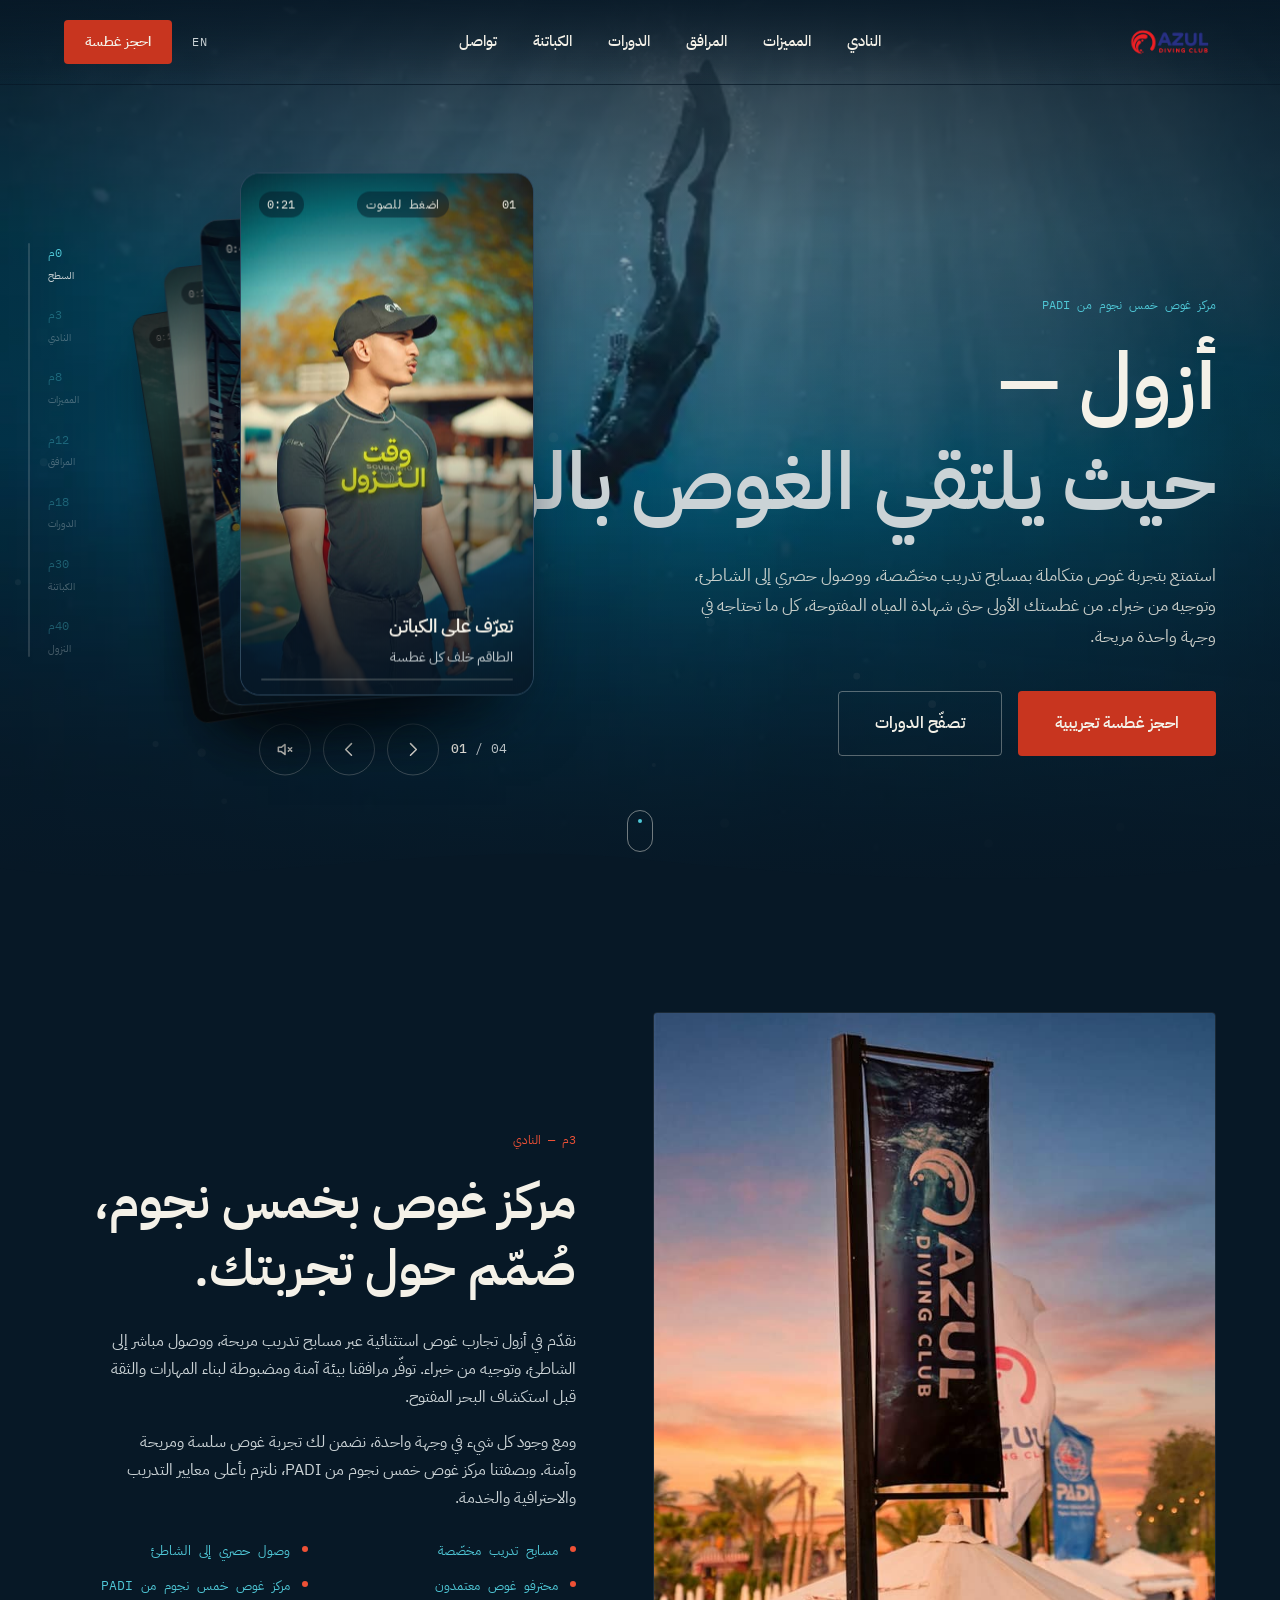
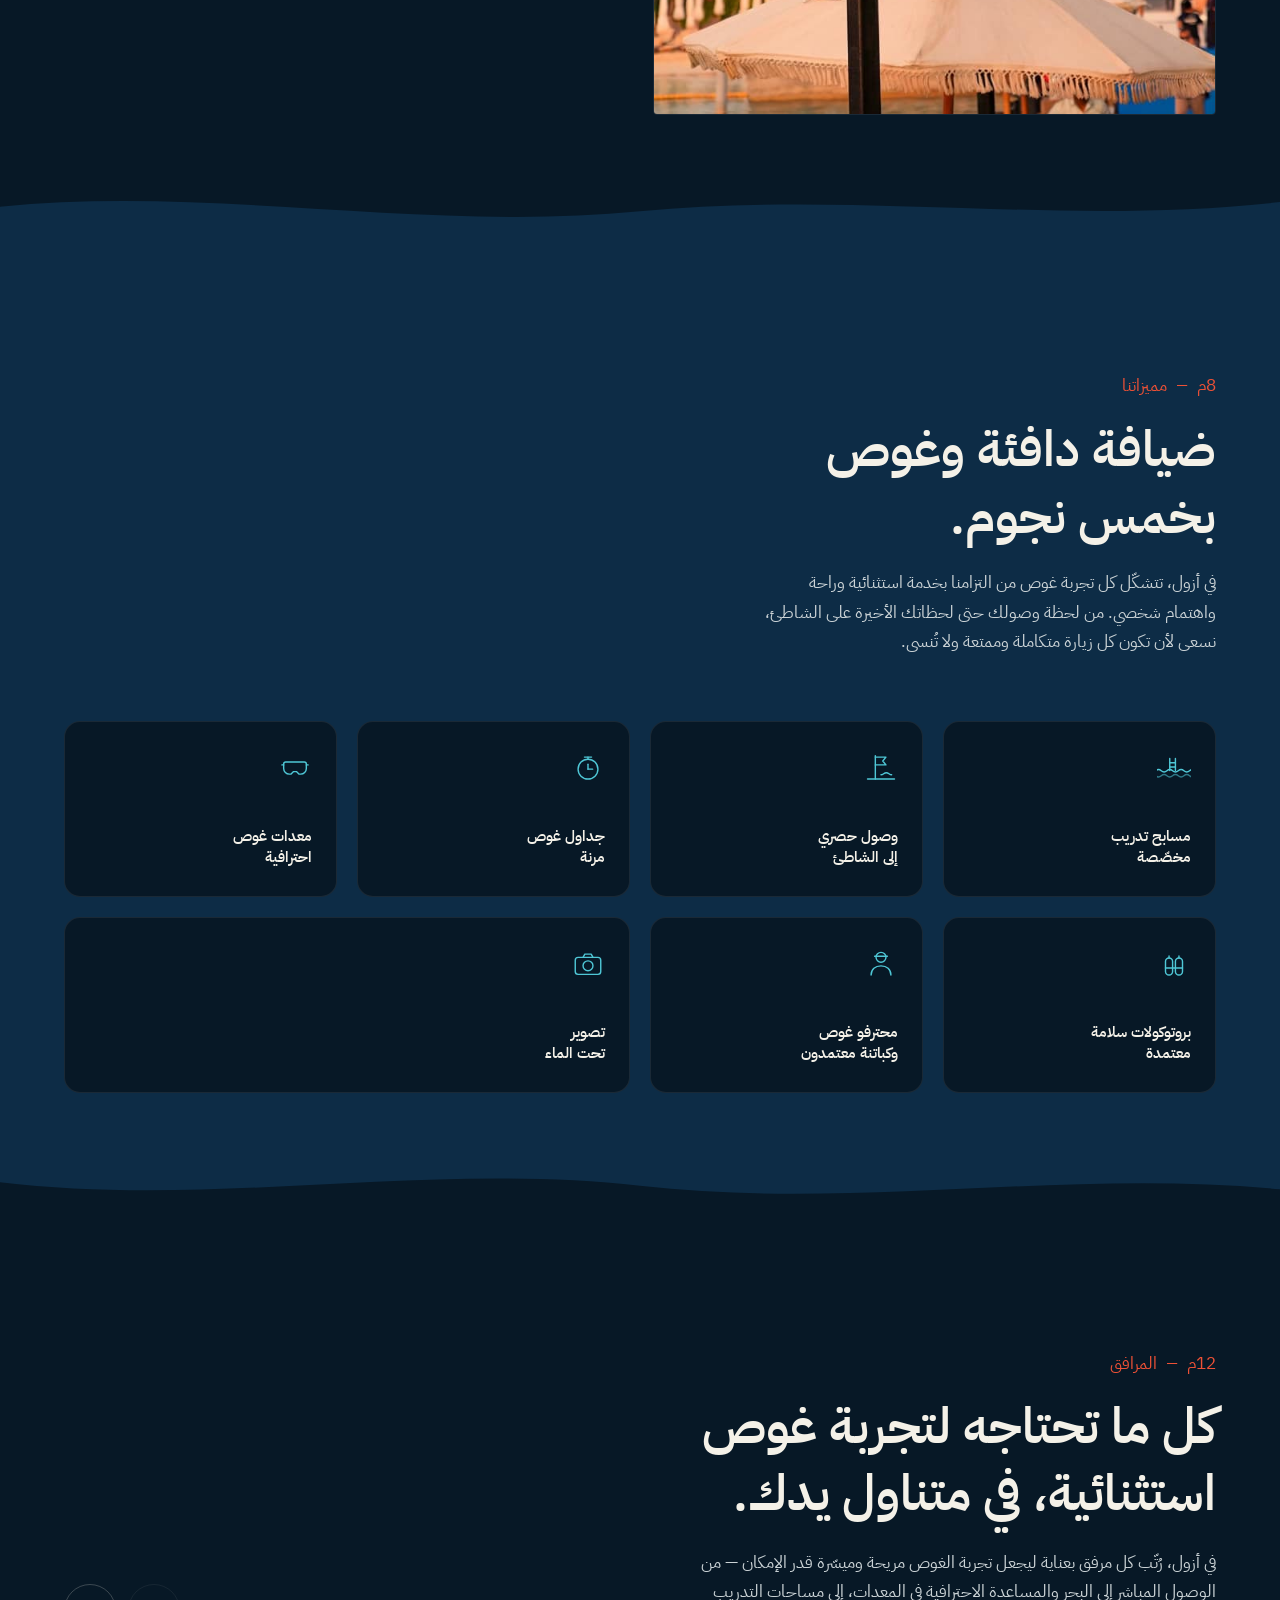
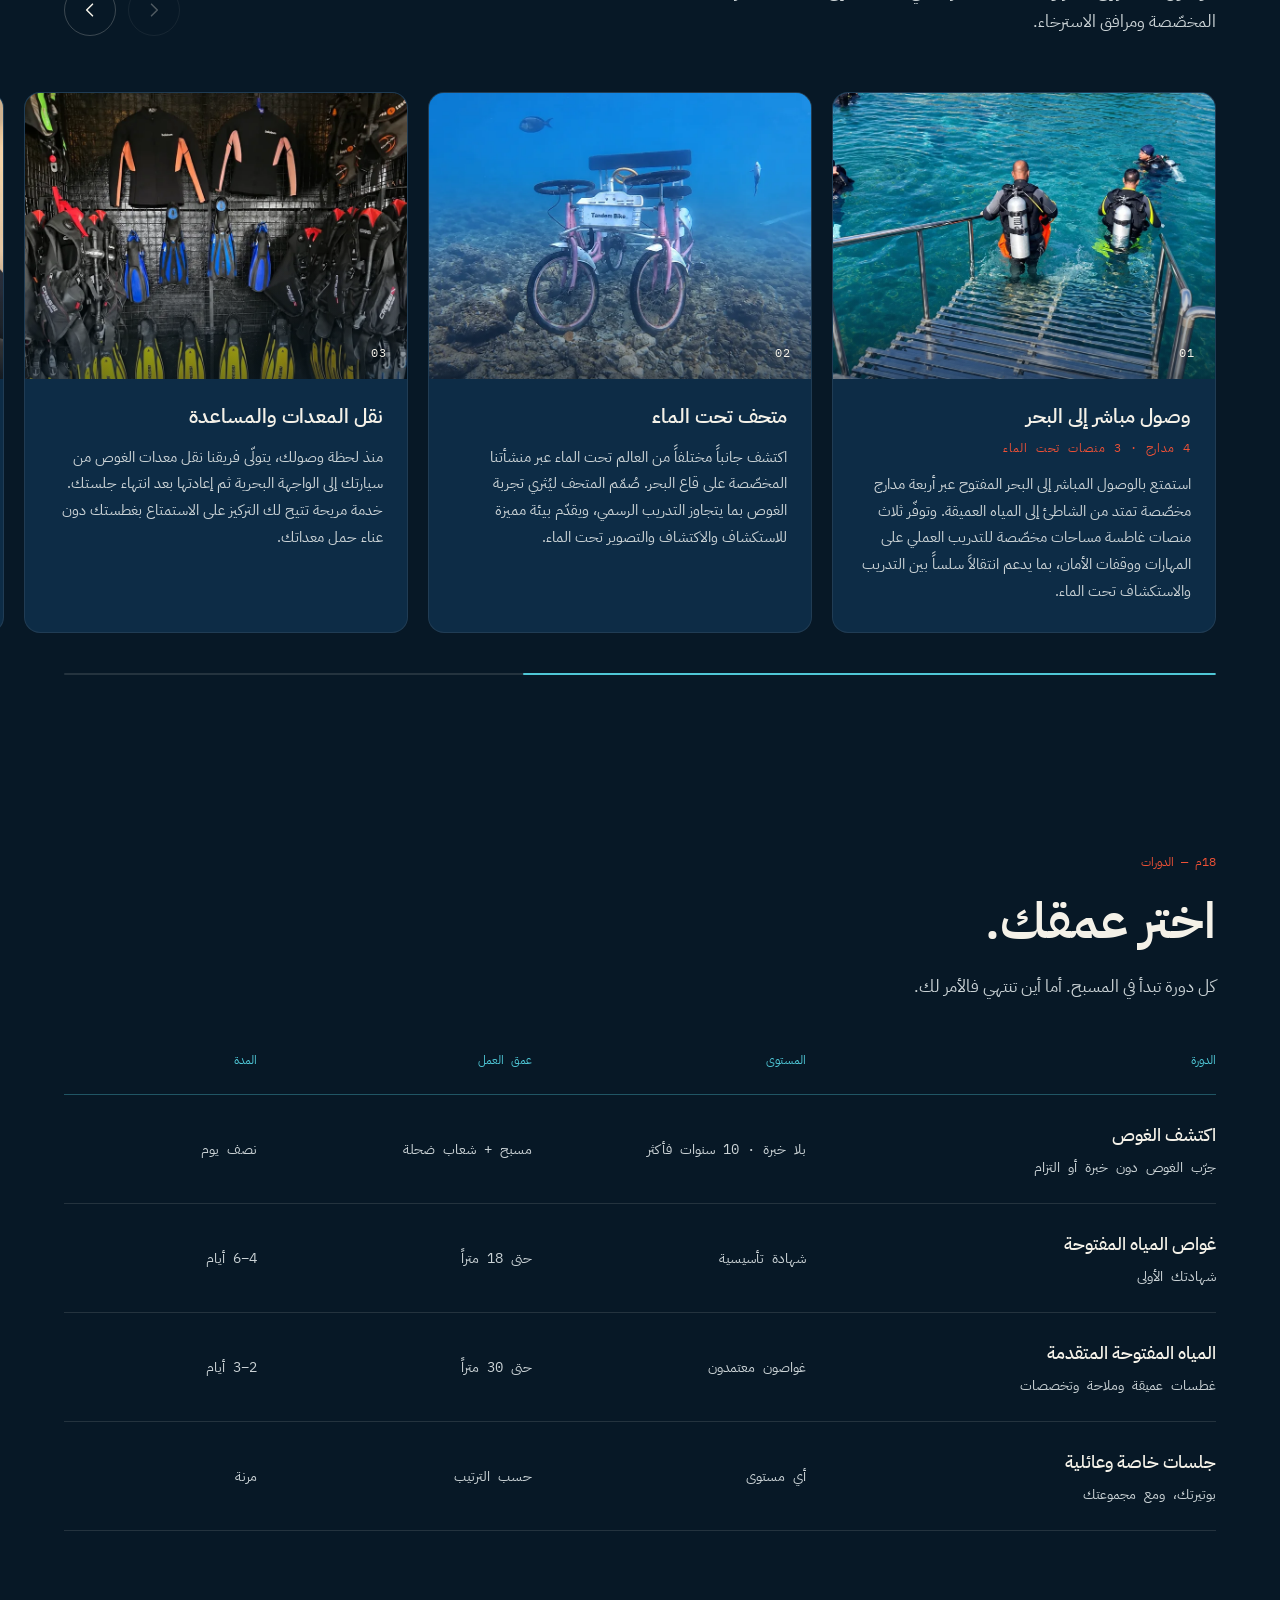
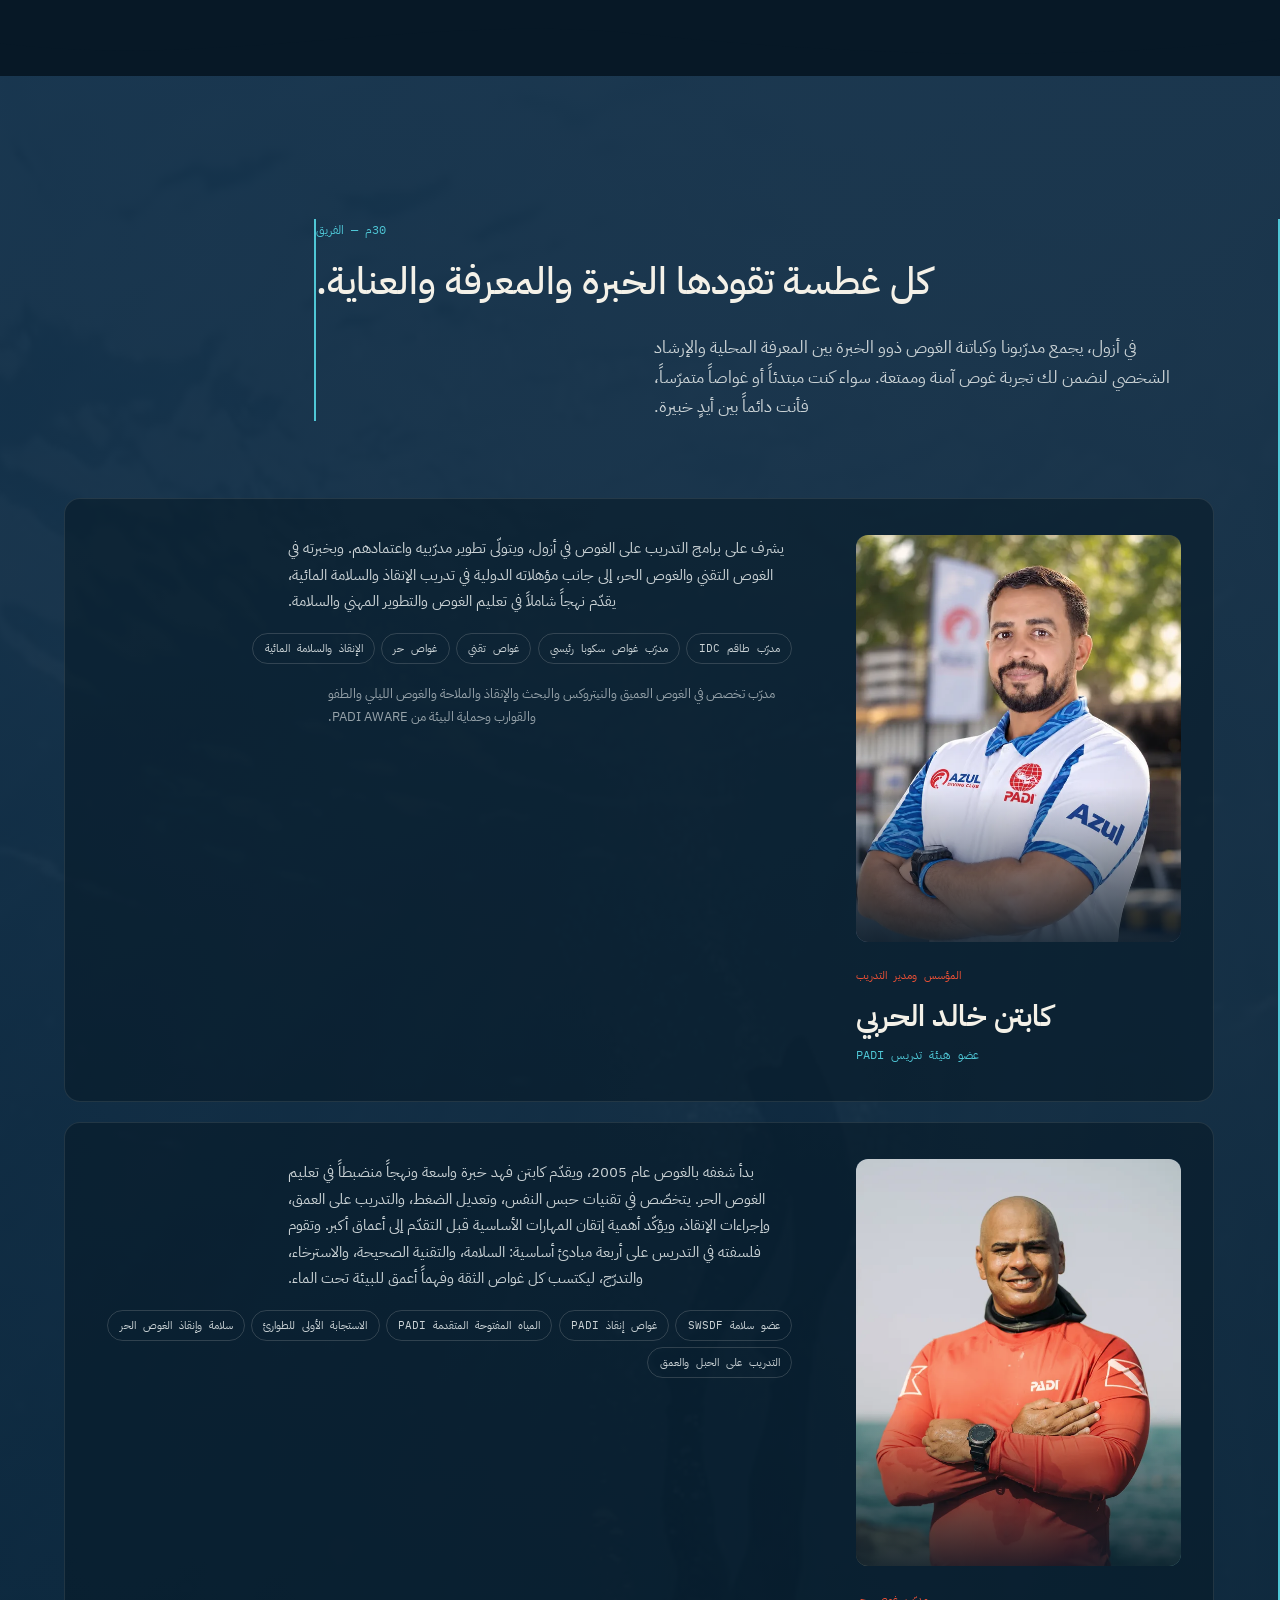
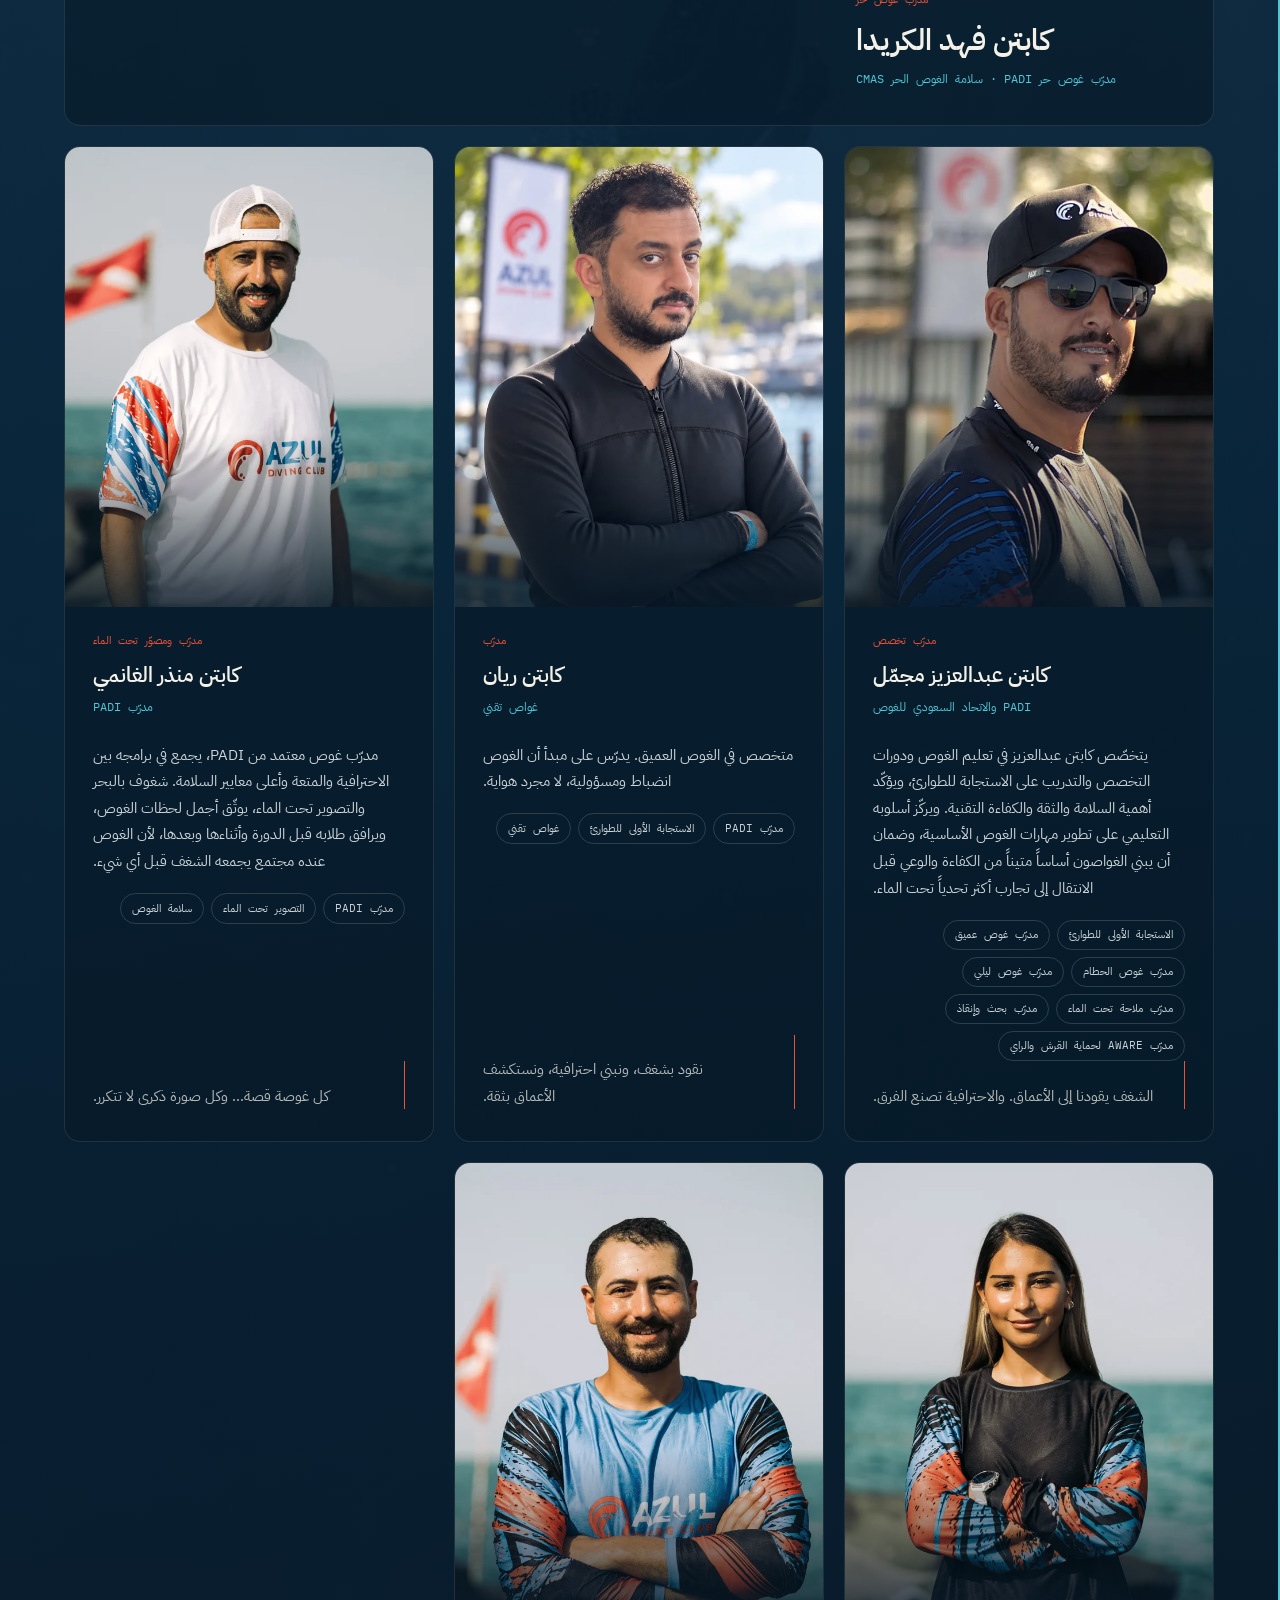
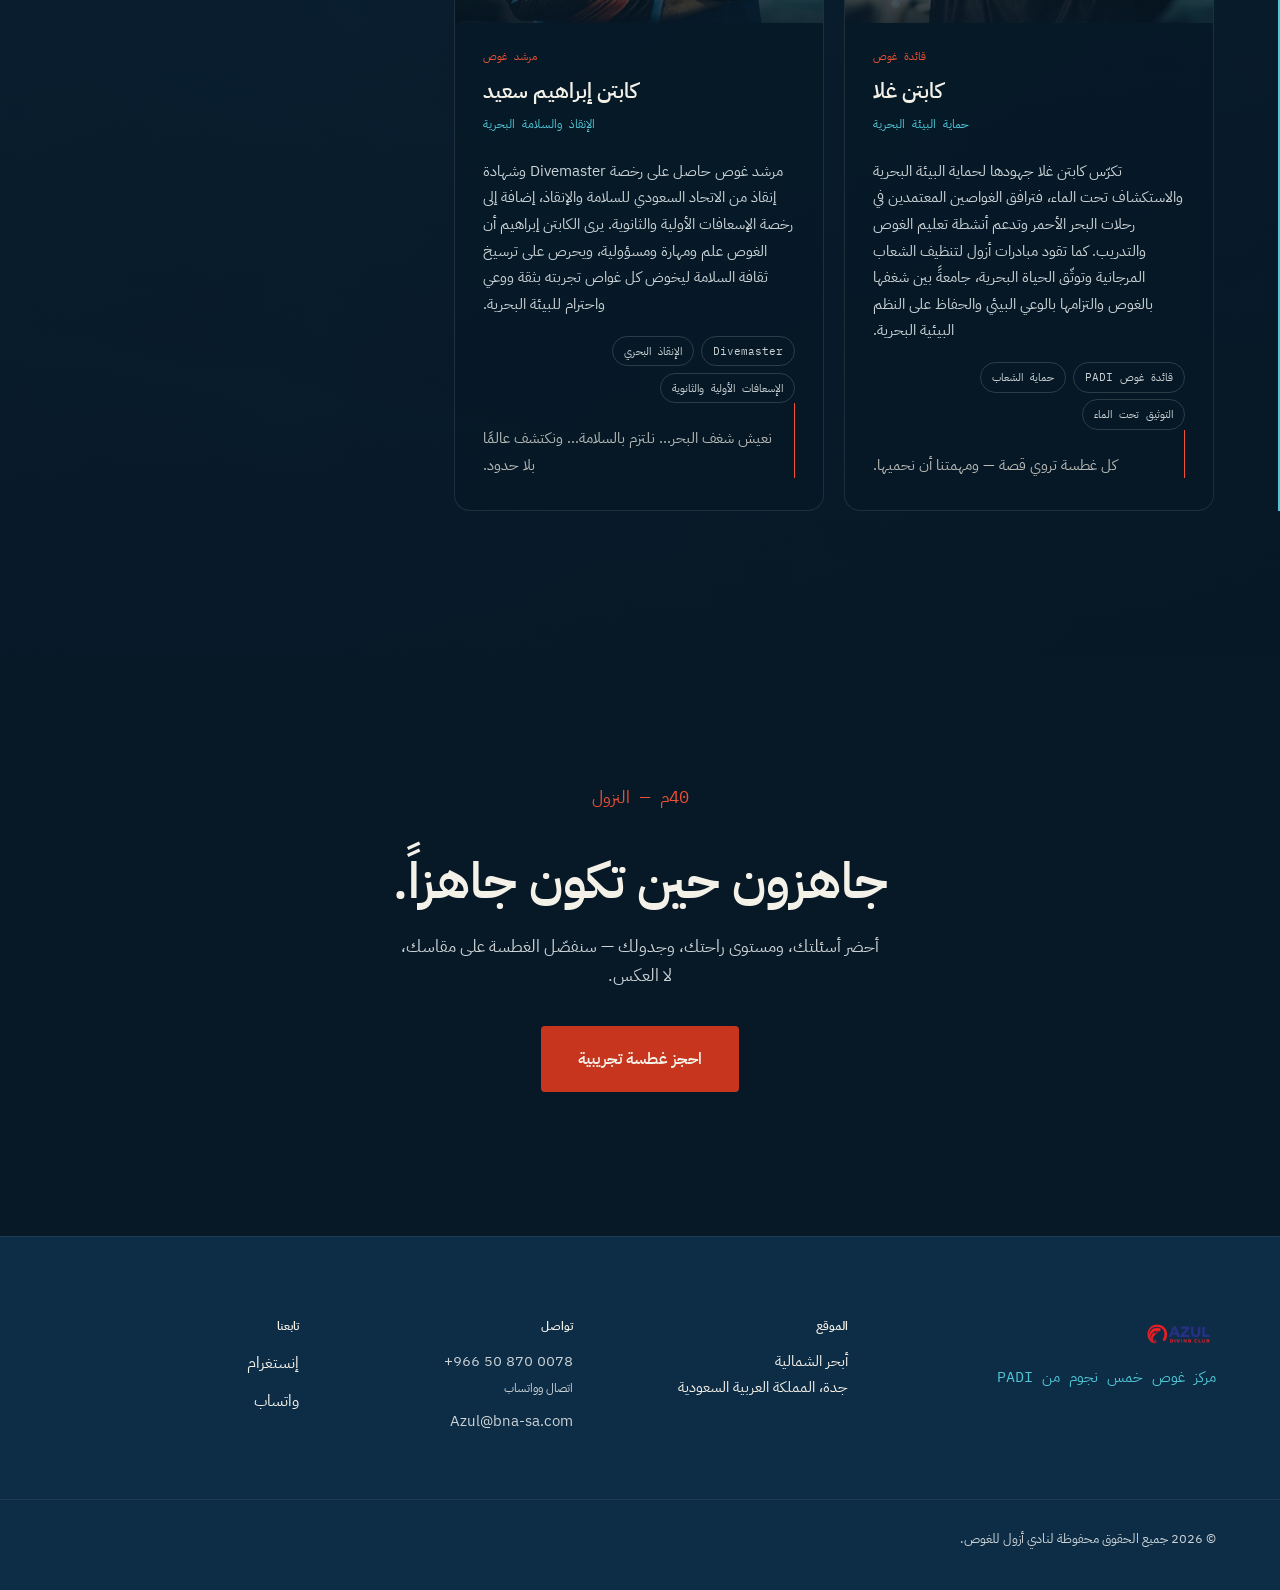
<file: ar/index.html>
<!DOCTYPE html>
<html lang="ar" dir="rtl">
<head>
<meta charset="UTF-8">
<meta name="viewport" content="width=device-width, initial-scale=1.0">
<title>نادي أزول للغوص — مركز غوص خمس نجوم من PADI</title>
<meta name="description" content="نادي أزول للغوص — حيث يلتقي الغوص بالراحة. مركز غوص خمس نجوم من PADI في أبحر الشمالية بجدة، بمسابح تدريب مخصّصة ووصول حصري إلى الشاطئ وإرشاد احترافي في كل خطوة.">

<link rel="canonical" href="https://azuldiving.sa/ar/">
<link rel="alternate" hreflang="en" href="https://azuldiving.sa/">
<link rel="alternate" hreflang="ar" href="https://azuldiving.sa/ar/">
<link rel="alternate" hreflang="x-default" href="https://azuldiving.sa/">

<meta property="og:type" content="website">
<meta property="og:site_name" content="نادي أزول للغوص">
<meta property="og:locale" content="ar_SA">
<meta property="og:locale:alternate" content="en">
<meta property="og:url" content="https://azuldiving.sa/ar/">
<meta property="og:title" content="نادي أزول للغوص — مركز غوص خمس نجوم من PADI">
<meta property="og:description" content="حيث يلتقي الغوص بالراحة. مسابح تدريب مخصّصة، ووصول حصري إلى الشاطئ، وإرشاد احترافي في كل خطوة.">
<meta property="og:image" content="https://azuldiving.sa/assets/hero-social.jpg">
<meta property="og:image:width" content="1200">
<meta property="og:image:height" content="630">
<meta property="og:image:alt" content="غواص حر ينزل في مياه زرقاء تتخللها أشعة الشمس">

<meta name="twitter:card" content="summary_large_image">
<meta name="twitter:title" content="نادي أزول للغوص — مركز غوص خمس نجوم من PADI">
<meta name="twitter:description" content="حيث يلتقي الغوص بالراحة. مسابح تدريب مخصّصة، ووصول حصري إلى الشاطئ، وإرشاد احترافي في كل خطوة.">
<meta name="twitter:image" content="https://azuldiving.sa/assets/hero-social.jpg">
<meta name="twitter:image:alt" content="غواص حر ينزل في مياه زرقاء تتخللها أشعة الشمس">

<meta name="theme-color" content="#071826">

<link rel="icon" type="image/png" href="/assets/favicon-src.png">
<link rel="apple-touch-icon" href="/assets/favicon-src.png">

<link rel="preconnect" href="https://fonts.googleapis.com">
<link rel="preconnect" href="https://fonts.gstatic.com" crossorigin>
<!-- IBM Plex Sans Arabic carries the whole Arabic page: it is the Arabic
     companion to the IBM Plex Mono already in the type system, so the two
     languages stay one family rather than two unrelated voices. -->
<link href="https://fonts.googleapis.com/css2?family=IBM+Plex+Sans+Arabic:wght@400;500;600;700&family=IBM+Plex+Mono:wght@400;500&display=swap" rel="stylesheet">

<link rel="stylesheet" href="/css/style.css">

<script>document.documentElement.classList.add('js');</script>
</head>
<body>

<a class="skip-link" href="#main">تخطَّ إلى المحتوى</a>

<!-- مؤشر العمق: يعكس نزول الزائر في الصفحة كما ينزل الغواص -->
<aside class="depth-rail" aria-hidden="true">
  <div class="depth-rail__track">
    <div class="depth-rail__fill"></div>
  </div>
  <ol class="depth-rail__marks">
    <li data-depth="0" class="is-active"><span class="depth-rail__num">0م</span><span class="depth-rail__label">السطح</span></li>
    <li data-depth="1"><span class="depth-rail__num">3م</span><span class="depth-rail__label">النادي</span></li>
    <li data-depth="2"><span class="depth-rail__num">8م</span><span class="depth-rail__label">المميزات</span></li>
    <li data-depth="3"><span class="depth-rail__num">12م</span><span class="depth-rail__label">المرافق</span></li>
    <li data-depth="4"><span class="depth-rail__num">18م</span><span class="depth-rail__label">الدورات</span></li>
    <li data-depth="5"><span class="depth-rail__num">30م</span><span class="depth-rail__label">الكباتنة</span></li>
    <li data-depth="6"><span class="depth-rail__num">40م</span><span class="depth-rail__label">النزول</span></li>
  </ol>
</aside>

<header class="site-header" id="top">
  <div class="site-header__inner">
    <a class="brand" href="#top">
      <img src="/assets/logo.png" width="180" height="85" alt="نادي أزول للغوص">
    </a>

    <nav class="main-nav" aria-label="التنقل الرئيسي">
      <a href="#club">النادي</a>
      <a href="#features">المميزات</a>
      <a href="#facilities">المرافق</a>
      <a href="#courses">الدورات</a>
      <a href="#captains">الكباتنة</a>
      <a href="#contact">تواصل</a>
    </nav>

    <div class="site-header__actions">
      <a class="lang-switch" href="/" lang="en" hreflang="en">EN</a>
      <a class="btn btn--coral btn--sm" href="https://wa.me/966508700078" target="_blank" rel="noopener">احجز غطسة</a>
      <button class="nav-toggle" aria-expanded="false" aria-controls="mobile-nav" id="navToggle">
        <span></span><span></span><span></span>
        <span class="sr-only">القائمة</span>
      </button>
    </div>
  </div>

  <div class="mobile-nav" id="mobile-nav" data-state="closed">
    <nav aria-label="قائمة الجوال">
      <a href="#club">النادي</a>
      <a href="#features">المميزات</a>
      <a href="#facilities">المرافق</a>
      <a href="#courses">الدورات</a>
      <a href="#captains">الكباتنة</a>
      <a href="#contact">تواصل</a>
      <a href="/" lang="en" hreflang="en">English</a>
      <a class="btn btn--coral" href="https://wa.me/966508700078" target="_blank" rel="noopener">احجز غطسة</a>
    </nav>
  </div>
</header>

<main id="main">

  <!-- الواجهة -->
  <section class="hero" id="hero">
    <div class="hero__media">
      <picture>
        <source media="(max-width: 860px)" type="image/webp"
                srcset="/assets/hero-tall-640.webp 640w, /assets/hero-tall-900.webp 900w, /assets/hero-tall-1280.webp 1280w"
                sizes="100vw">
        <source media="(max-width: 860px)" type="image/jpeg"
                srcset="/assets/hero-tall-640.jpg 640w, /assets/hero-tall-900.jpg 900w, /assets/hero-tall-1280.jpg 1280w"
                sizes="100vw">
        <source type="image/webp"
                srcset="/assets/hero-wide-1280.webp 1280w, /assets/hero-wide-1920.webp 1920w, /assets/hero-wide-2880.webp 2880w"
                sizes="100vw">
        <img class="hero__photo" src="/assets/hero-wide-1920.jpg"
             srcset="/assets/hero-wide-1280.jpg 1280w, /assets/hero-wide-1920.jpg 1920w, /assets/hero-wide-2880.jpg 2880w"
             sizes="100vw"
             alt="غواص حر ينزل رأساً في مياه مفتوحة تتخللها أشعة الشمس، تاركاً خيطاً من الفقاعات نحو السطح"
             fetchpriority="high"></picture>
      <canvas class="hero__caustics" id="causticsCanvas" aria-hidden="true"></canvas>
      <div class="hero__scrim"></div>
    </div>

    <div class="hero__content">
      <p class="eyebrow eyebrow--light">مركز غوص خمس نجوم من PADI</p>
      <h1 class="hero__headline">
        أزول —<br>
        <span>حيث يلتقي الغوص بالراحة.</span>
      </h1>
      <p class="hero__sub">
        استمتع بتجربة غوص متكاملة بمسابح تدريب مخصّصة، ووصول حصري إلى الشاطئ، وتوجيه من خبراء.
        من غطستك الأولى حتى شهادة المياه المفتوحة، كل ما تحتاجه في وجهة واحدة مريحة.
      </p>
      <div class="hero__actions">
        <a class="btn btn--coral btn--lg" href="https://wa.me/966508700078" target="_blank" rel="noopener">احجز غطسة تجريبية</a>
        <a class="btn btn--ghost btn--lg" href="#courses">تصفّح الدورات</a>
      </div>
    </div>

    <div class="hero__reels">
      <ol class="reel-deck" id="reelDeck" tabindex="0" aria-roledescription="carousel" aria-label="مقاطع أزول">
        <li class="reel" style="--pos: 0" aria-roledescription="slide" aria-label="1 / 4: تعرّف على الكباتن">
          <video class="reel__video" src="/assets/reel-1.mp4" poster="/assets/reel-1.jpg" muted playsinline preload="none"></video>
          <span class="reel__meta" aria-hidden="true"><span class="reel__num">01</span><span class="reel__hint">اضغط للصوت</span><span class="reel__time">0:21</span></span>
          <span class="reel__caption"><span class="reel__title">تعرّف على الكباتن</span><span class="reel__tag">الطاقم خلف كل غطسة</span></span>
          <span class="reel__bar" aria-hidden="true"><span></span></span>
        </li>
        <li class="reel" style="--pos: 1" aria-roledescription="slide" aria-label="2 / 4: الغوص الحر في أزول">
          <video class="reel__video" src="/assets/reel-2.mp4" poster="/assets/reel-2.jpg" muted playsinline preload="none"></video>
          <span class="reel__meta" aria-hidden="true"><span class="reel__num">02</span><span class="reel__hint">اضغط للصوت</span><span class="reel__time">0:48</span></span>
          <span class="reel__caption"><span class="reel__title">الغوص الحر في أزول</span><span class="reel__tag">نَفَسٌ واحد، وأزرق مفتوح</span></span>
          <span class="reel__bar" aria-hidden="true"><span></span></span>
        </li>
        <li class="reel" style="--pos: 2" aria-roledescription="slide" aria-label="3 / 4: قبل النزول">
          <video class="reel__video" src="/assets/reel-3.mp4" poster="/assets/reel-3.jpg" muted playsinline preload="none"></video>
          <span class="reel__meta" aria-hidden="true"><span class="reel__num">03</span><span class="reel__hint">اضغط للصوت</span><span class="reel__time">0:17</span></span>
          <span class="reel__caption"><span class="reel__title">قبل النزول</span><span class="reel__tag">فحص السلامة مع الكابتن</span></span>
          <span class="reel__bar" aria-hidden="true"><span></span></span>
        </li>
        <li class="reel" style="--pos: 3" aria-roledescription="slide" aria-label="4 / 4: يوم في الماء">
          <video class="reel__video" src="/assets/reel-4.mp4" poster="/assets/reel-4.jpg" muted playsinline preload="none"></video>
          <span class="reel__meta" aria-hidden="true"><span class="reel__num">04</span><span class="reel__hint">اضغط للصوت</span><span class="reel__time">0:12</span></span>
          <span class="reel__caption"><span class="reel__title">يوم في الماء</span><span class="reel__tag">المتحف والشعاب وأول قفزة</span></span>
          <span class="reel__bar" aria-hidden="true"><span></span></span>
        </li>
      </ol>
        <div class="reels__controls">
          <p class="reels__count" aria-hidden="true"><b id="reelCount">01</b> / 04</p>
          <button class="slider-btn" type="button" data-reel-step="-1" aria-controls="reelDeck" aria-label="المقطع السابق"><svg viewBox="0 0 24 24" aria-hidden="true"><path d="M15 5l-7 7 7 7"/></svg></button>
          <button class="slider-btn" type="button" data-reel-step="1" aria-controls="reelDeck" aria-label="المقطع التالي"><svg viewBox="0 0 24 24" aria-hidden="true"><path d="M9 5l7 7-7 7"/></svg></button>
          <button class="slider-btn reels__sound" type="button" data-reel-sound aria-pressed="false" aria-label="الصوت"><svg class="i-on" viewBox="0 0 24 24" aria-hidden="true"><path d="M4 9.5v5h3.5L12 18V6L7.5 9.5H4z"/><path d="M15.5 9.5a3.5 3.5 0 010 5M18 7a7 7 0 010 10"/></svg><svg class="i-off" viewBox="0 0 24 24" aria-hidden="true"><path d="M4 9.5v5h3.5L12 18V6L7.5 9.5H4z"/><path d="M16 10l4 4M20 10l-4 4"/></svg></button>
        </div>
    </div>

    <a class="scroll-cue" href="#club" aria-label="انتقل إلى القسم التالي">
      <span></span>
    </a>

    <div class="wave-divider wave-divider--down" aria-hidden="true">
      <svg viewBox="0 0 1440 120" preserveAspectRatio="none"><path d="M0,64 C240,110 480,10 720,48 C960,86 1200,96 1440,56 L1440,120 L0,120 Z"/></svg>
    </div>
  </section>

  <!-- النادي -->
  <section class="club" id="club">
    <div class="club__grid">
      <figure class="club__figure reveal">
        <img src="/assets/club-sunset.jpg" srcset="/assets/club-sunset-sm.jpg 700w, /assets/club-sunset.jpg 1600w" sizes="(max-width: 800px) 100vw, 45vw" alt="راية نادي أزول للغوص عند الغروب على الشاطئ، إلى جانب علم PADI" loading="lazy">
      </figure>

      <div class="club__copy">
        <p class="eyebrow reveal">3م — النادي</p>
        <h2 class="reveal">مركز غوص بخمس نجوم، صُمّم حول تجربتك.</h2>
        <p class="reveal">
          نقدّم في أزول تجارب غوص استثنائية عبر مسابح تدريب مريحة، ووصول مباشر إلى الشاطئ، وتوجيه
          من خبراء. توفّر مرافقنا بيئة آمنة ومضبوطة لبناء المهارات والثقة قبل استكشاف البحر المفتوح.
        </p>
        <p class="reveal">
          ومع وجود كل شيء في وجهة واحدة، نضمن لك تجربة غوص سلسة ومريحة وآمنة. وبصفتنا مركز غوص
          خمس نجوم من PADI، نلتزم بأعلى معايير التدريب والاحترافية والخدمة.
        </p>
        <ul class="club__facts reveal">
          <li>مسابح تدريب مخصّصة</li>
          <li>وصول حصري إلى الشاطئ</li>
          <li>محترفو غوص معتمدون</li>
          <li>مركز غوص خمس نجوم من PADI</li>
        </ul>
      </div>
    </div>

    <div class="wave-divider wave-divider--down alt" aria-hidden="true">
      <svg viewBox="0 0 1440 120" preserveAspectRatio="none"><path d="M0,56 C240,20 480,100 720,64 C960,28 1200,90 1440,48 L1440,120 L0,120 Z"/></svg>
    </div>
  </section>

  <!-- المميزات -->
  <section class="benefits" id="features">
   <div class="benefits__inner">
    <div class="benefits__head">
      <p class="eyebrow reveal">8م — مميزاتنا</p>
      <h2 class="reveal">ضيافة دافئة وغوص بخمس نجوم.</h2>
      <p class="reveal">في أزول، تتشكّل كل تجربة غوص من التزامنا بخدمة استثنائية وراحة واهتمام شخصي. من لحظة وصولك حتى لحظاتك الأخيرة على الشاطئ، نسعى لأن تكون كل زيارة متكاملة وممتعة ولا تُنسى.</p>
    </div>

    <div class="benefits__grid">
      <article class="benefit reveal">
        <svg class="benefit__icon" data-icon="pool" viewBox="0 0 48 48" aria-hidden="true">
          <path class="i-rail" pathLength="1" d="M18 12v17M26 12v17"/>
          <path class="i-rung" pathLength="1" d="M18 18h8M18 24h8"/>
          <g class="i-drift">
            <path class="i-wave" pathLength="1" d="M-22 31c4 0 4-3.4 8-3.4s4 3.4 8 3.4 4-3.4 8-3.4 4 3.4 8 3.4 4-3.4 8-3.4 4 3.4 8 3.4 4-3.4 8-3.4 4 3.4 8 3.4 4-3.4 8-3.4 4 3.4 8 3.4 4-3.4 8-3.4 4 3.4 8 3.4"/>
            <path class="i-wave i-wave--b" pathLength="1" d="M-22 38c4 0 4-3.4 8-3.4s4 3.4 8 3.4 4-3.4 8-3.4 4 3.4 8 3.4 4-3.4 8-3.4 4 3.4 8 3.4 4-3.4 8-3.4 4 3.4 8 3.4 4-3.4 8-3.4 4 3.4 8 3.4 4-3.4 8-3.4 4 3.4 8 3.4"/>
          </g>
        </svg>
        <h3>مسابح تدريب<br>مخصّصة</h3>
      </article>
      <article class="benefit reveal">
        <svg class="benefit__icon" data-icon="beach" viewBox="0 0 48 48" aria-hidden="true">
          <path class="i-pole" pathLength="1" d="M16 41V8"/>
          <path class="i-flag" pathLength="1" d="M16 10h15l-4.5 5.5L31 21H16"/>
          <path class="i-shore" pathLength="1" d="M5 41h38"/>
          <path class="i-lap" pathLength="1" d="M24 35c3.5 0 4-3 7.5-3s4 3 7.5 3"/>
        </svg>
        <h3>وصول حصري<br>إلى الشاطئ</h3>
      </article>
      <article class="benefit reveal">
        <svg class="benefit__icon" data-icon="schedule" viewBox="0 0 48 48" aria-hidden="true">
          <circle class="i-dial" pathLength="1" cx="24" cy="27" r="14"/>
          <path class="i-crown" pathLength="1" d="M19 10h10"/>
          <path class="i-stem" pathLength="1" d="M24 10v3"/>
          <path class="i-hand i-hand--h" pathLength="1" d="M24 27v-7"/>
          <path class="i-hand i-hand--m" pathLength="1" d="M24 27h6.5"/>
        </svg>
        <h3>جداول غوص<br>مرنة</h3>
      </article>
      <article class="benefit reveal">
        <svg class="benefit__icon" data-icon="equipment" viewBox="0 0 48 48" aria-hidden="true">
          <defs>
            <clipPath id="azulMaskLensAr">
              <path d="M11 17h26a3 3 0 0 1 3 3v6a8 8 0 0 1-8 8h-2.5l-3.5-3.5h-4L18.5 34H16a8 8 0 0 1-8-8v-6a3 3 0 0 1 3-3z"/>
            </clipPath>
          </defs>
          <path class="i-mask" pathLength="1" d="M11 17h26a3 3 0 0 1 3 3v6a8 8 0 0 1-8 8h-2.5l-3.5-3.5h-4L18.5 34H16a8 8 0 0 1-8-8v-6a3 3 0 0 1 3-3z"/>
          <path class="i-strap" pathLength="1" d="M8 21H5.5"/>
          <path class="i-strap" pathLength="1" d="M40 21h2.5"/>
          <g class="i-glint" clip-path="url(#azulMaskLensAr)">
            <path d="M2 42 20 8"/>
          </g>
        </svg>
        <h3>معدات غوص<br>احترافية</h3>
      </article>
      <article class="benefit reveal">
        <svg class="benefit__icon" data-icon="safety" viewBox="0 0 48 48" aria-hidden="true">
          <rect class="i-tank" pathLength="1" x="12" y="17" width="10" height="24" rx="5"/>
          <rect class="i-tank" pathLength="1" x="26" y="17" width="10" height="24" rx="5"/>
          <path class="i-valve" pathLength="1" d="M17 17v-3M31 17v-3"/>
          <path class="i-band" pathLength="1" d="M12 31h24"/>
          <g class="i-bubbles">
            <circle class="i-bubble" cx="17" cy="11" r="1.7"/>
            <circle class="i-bubble" cx="31" cy="11" r="1.3"/>
            <circle class="i-bubble" cx="24" cy="9" r="1"/>
          </g>
        </svg>
        <h3>بروتوكولات سلامة<br>معتمدة</h3>
      </article>
      <article class="benefit reveal">
        <svg class="benefit__icon" data-icon="captains" viewBox="0 0 48 48" aria-hidden="true">
          <g class="i-bob">
            <circle class="i-head" pathLength="1" cx="24" cy="16" r="7"/>
            <path class="i-brim" pathLength="1" d="M15 14.5h18"/>
            <path class="i-torso" pathLength="1" d="M10 41c0-8 6-13 14-13s14 5 14 13"/>
          </g>
        </svg>
        <h3>محترفو غوص<br>وكباتنة معتمدون</h3>
      </article>
      <article class="benefit benefit--wide reveal">
        <svg class="benefit__icon" data-icon="photo" viewBox="0 0 48 48" aria-hidden="true">
          <rect class="i-body" pathLength="1" x="6" y="16" width="36" height="24" rx="4"/>
          <path class="i-top" pathLength="1" d="M17 16l2.5-4.5h9L31 16"/>
          <circle class="i-lens" pathLength="1" cx="24" cy="28" r="7"/>
          <g class="i-flash">
            <circle cx="36.5" cy="21.5" r="1.4"/>
            <path d="M40 9l2.5-2.5M43 13.5h3M36 6.5V3"/>
          </g>
        </svg>
        <h3>تصوير<br>تحت الماء</h3>
      </article>
    </div>
   </div>

    <div class="wave-divider wave-divider--down" aria-hidden="true">
      <svg viewBox="0 0 1440 120" preserveAspectRatio="none"><path d="M0,52 C240,96 480,16 720,58 C960,100 1200,28 1440,64 L1440,120 L0,120 Z"/></svg>
    </div>
  </section>

  <!-- المرافق -->
  <section class="facilities" id="facilities">
    <div class="facilities__head">
      <div class="facilities__intro">
        <p class="eyebrow reveal">12م — المرافق</p>
        <h2 class="reveal">كل ما تحتاجه لتجربة غوص استثنائية، في متناول يدك.</h2>
        <p class="reveal">في أزول، رُتّب كل مرفق بعناية ليجعل تجربة الغوص مريحة وميسّرة قدر الإمكان — من الوصول المباشر إلى البحر والمساعدة الاحترافية في المعدات، إلى مساحات التدريب المخصّصة ومرافق الاسترخاء.</p>
      </div>
      <div class="slider-nav reveal">
        <button class="slider-btn" type="button" data-dir="-1" aria-controls="facilityTrack" aria-label="المرفق السابق">
          <svg viewBox="0 0 24 24" aria-hidden="true"><path d="M15 5l-7 7 7 7"/></svg>
        </button>
        <button class="slider-btn" type="button" data-dir="1" aria-controls="facilityTrack" aria-label="المرفق التالي">
          <svg viewBox="0 0 24 24" aria-hidden="true"><path d="M9 5l7 7-7 7"/></svg>
        </button>
      </div>
    </div>
    <ol class="facility-track" id="facilityTrack" tabindex="0" aria-label="المرافق">
      <li class="facility">
        <figure class="facility__media"><picture><source srcset="/assets/facility-sea-access.webp" type="image/webp"><img src="/assets/facility-sea-access.jpg" alt="غواصون بكامل معداتهم ينزلون درجاً معدنياً إلى مياه فيروزية صافية" loading="lazy" width="820" height="615" style="object-position: center"></picture><span class="facility__num">01</span></figure>
        <div class="facility__text">
          <h3>وصول مباشر إلى البحر</h3>
          <p class="facility__tag">4 مدارج · 3 منصات تحت الماء</p>
          <p class="facility__body">استمتع بالوصول المباشر إلى البحر المفتوح عبر أربعة مدارج مخصّصة تمتد من الشاطئ إلى المياه العميقة. وتوفّر ثلاث منصات غاطسة مساحات مخصّصة للتدريب العملي على المهارات ووقفات الأمان، بما يدعم انتقالاً سلساً بين التدريب والاستكشاف تحت الماء.</p>
        </div>
      </li>
      <li class="facility">
        <figure class="facility__media"><picture><source srcset="/assets/facility-museum.webp" type="image/webp"><img src="/assets/facility-museum.jpg" alt="دراجة وردية مزدوجة على قاع البحر في المتحف تحت الماء، تسبح الأسماك حولها" loading="lazy" width="820" height="615" style="object-position: center"></picture><span class="facility__num">02</span></figure>
        <div class="facility__text">
          <h3>متحف تحت الماء</h3>
          <p class="facility__body">اكتشف جانباً مختلفاً من العالم تحت الماء عبر منشأتنا المخصّصة على قاع البحر. صُمّم المتحف ليُثري تجربة الغوص بما يتجاوز التدريب الرسمي، ويقدّم بيئة مميزة للاستكشاف والاكتشاف والتصوير تحت الماء.</p>
        </div>
      </li>
      <li class="facility">
        <figure class="facility__media"><picture><source srcset="/assets/facility-equipment.webp" type="image/webp"><img src="/assets/facility-equipment.jpg" alt="جدار من الزعانف وسترات الطفو وبدلات الغوص المعلّقة في غرفة معدات أزول" loading="lazy" width="820" height="615" style="object-position: center"></picture><span class="facility__num">03</span></figure>
        <div class="facility__text">
          <h3>نقل المعدات والمساعدة</h3>
          <p class="facility__body">منذ لحظة وصولك، يتولّى فريقنا نقل معدات الغوص من سيارتك إلى الواجهة البحرية ثم إعادتها بعد انتهاء جلستك. خدمة مريحة تتيح لك التركيز على الاستمتاع بغطستك دون عناء حمل معداتك.</p>
        </div>
      </li>
      <li class="facility">
        <figure class="facility__media"><picture><source srcset="/assets/facility-classroom.webp" type="image/webp"><img src="/assets/facility-classroom.jpg" alt="قاعة التدريب في أزول بشاشة تفاعلية كبيرة وصفوف من الكراسي" loading="lazy" width="820" height="615" style="object-position: center"></picture><span class="facility__num">04</span></figure>
        <div class="facility__text">
          <h3>قاعات التدريب</h3>
          <p class="facility__body">توفّر قاعاتنا المجهّزة بالكامل بيئة مريحة ومنظّمة للتعليم النظري وتعليم الغوص. صُمّمت هذه المساحات لتكمّل التدريب العملي، فيطوّر فيها الغواصون معرفتهم وفهمهم قبل تطبيق مهاراتهم.</p>
        </div>
      </li>
      <li class="facility">
        <figure class="facility__media"><picture><source srcset="/assets/facility-lockers.webp" type="image/webp"><img src="/assets/facility-lockers.jpg" alt="صف من الخزائن الخاصة وغرفة تبديل على الجدار المخطّط في سطح أزول" loading="lazy" width="820" height="615" style="object-position: center"></picture><span class="facility__num">05</span></figure>
        <div class="facility__text">
          <h3>خزائن خاصة وتخزين آمن</h3>
          <p class="facility__body">استمتع براحة بال أكبر مع خزائن خاصة متاحة للغواصين والمدرّبين على حدّ سواء. توفّر مرافق التخزين المخصّصة مكاناً مريحاً وآمناً لأغراضك الشخصية ومعداتك أثناء وقتك في الماء.</p>
        </div>
      </li>
    </ol>

    <div class="facility-progress" aria-hidden="true"><span id="facilityProgress"></span></div>
  </section>

  <!-- المقاطع -->
  <!-- الدورات -->
  <section class="courses" id="courses">
    <div class="section-head">
      <p class="eyebrow reveal">18م — الدورات</p>
      <h2 class="reveal">اختر عمقك.</h2>
      <p class="section-head__sub reveal">كل دورة تبدأ في المسبح. أما أين تنتهي فالأمر لك.</p>
    </div>

    <div class="dive-log reveal" role="table" aria-label="سجل الدورات">
      <div class="dive-log__row dive-log__row--head" role="row">
        <span role="columnheader">الدورة</span>
        <span role="columnheader">المستوى</span>
        <span role="columnheader">عمق العمل</span>
        <span role="columnheader">المدة</span>
      </div>

      <div class="dive-log__row" role="row">
        <span role="cell" data-label="الدورة"><strong>اكتشف الغوص</strong><small>جرّب الغوص دون خبرة أو التزام</small></span>
        <span role="cell" data-label="المستوى">بلا خبرة · 10 سنوات فأكثر</span>
        <span role="cell" data-label="عمق العمل">مسبح + شعاب ضحلة</span>
        <span role="cell" data-label="المدة">نصف يوم</span>
      </div>

      <div class="dive-log__row" role="row">
        <span role="cell" data-label="الدورة"><strong>غواص المياه المفتوحة</strong><small>شهادتك الأولى</small></span>
        <span role="cell" data-label="المستوى">شهادة تأسيسية</span>
        <span role="cell" data-label="عمق العمل">حتى 18 متراً</span>
        <span role="cell" data-label="المدة">4–6 أيام</span>
      </div>

      <div class="dive-log__row" role="row">
        <span role="cell" data-label="الدورة"><strong>المياه المفتوحة المتقدمة</strong><small>غطسات عميقة وملاحة وتخصصات</small></span>
        <span role="cell" data-label="المستوى">غواصون معتمدون</span>
        <span role="cell" data-label="عمق العمل">حتى 30 متراً</span>
        <span role="cell" data-label="المدة">2–3 أيام</span>
      </div>

      <div class="dive-log__row" role="row">
        <span role="cell" data-label="الدورة"><strong>جلسات خاصة وعائلية</strong><small>بوتيرتك، ومع مجموعتك</small></span>
        <span role="cell" data-label="المستوى">أي مستوى</span>
        <span role="cell" data-label="عمق العمل">حسب الترتيب</span>
        <span role="cell" data-label="المدة">مرنة</span>
      </div>
    </div>

    <div class="wave-divider wave-divider--down" aria-hidden="true">
      <svg viewBox="0 0 1440 120" preserveAspectRatio="none"><path d="M0,64 C240,110 480,10 720,48 C960,86 1200,96 1440,56 L1440,120 L0,120 Z"/></svg>
    </div>
  </section>

  <!-- الكباتنة -->
  <section class="captains" id="captains">
    <img class="captains__photo" src="/assets/hero-tall-900.jpg" alt="" loading="lazy">
    <div class="captains__scrim"></div>
    <div class="captains__inner">
      <div class="captains__lead">
        <p class="eyebrow eyebrow--light reveal">30م — الفريق</p>
        <blockquote class="reveal">
          <p>كل غطسة تقودها الخبرة والمعرفة والعناية.</p>
        </blockquote>
        <p class="captains__body reveal">
          في أزول، يجمع مدرّبونا وكباتنة الغوص ذوو الخبرة بين المعرفة المحلية والإرشاد الشخصي
          لنضمن لك تجربة غوص آمنة وممتعة. سواء كنت مبتدئاً أو غواصاً متمرّساً، فأنت دائماً بين أيدٍ خبيرة.
        </p>
      </div>

      <ul class="crew">

        <li class="crew__card crew__card--lead reveal">
          <div class="crew__head">
            <figure class="crew__photo"><picture><source srcset="/assets/crew-khalid.webp" type="image/webp"><img src="/assets/crew-khalid.jpg" alt="الكابتن خالد الحربي عاقداً ذراعيه بقميص أزول وPADI في النادي" loading="lazy" width="640" height="800"></picture></figure>
            <p class="crew__role">المؤسس ومدير التدريب</p>
            <h3 class="crew__name">كابتن خالد الحربي</h3>
            <p class="crew__rank">عضو هيئة تدريس PADI</p>
          </div>
          <div class="crew__detail">
            <p class="crew__bio">
              يشرف على برامج التدريب على الغوص في أزول، ويتولّى تطوير مدرّبيه واعتمادهم. وبخبرته في
              الغوص التقني والغوص الحر، إلى جانب مؤهلاته الدولية في تدريب الإنقاذ والسلامة المائية،
              يقدّم نهجاً شاملاً في تعليم الغوص والتطوير المهني والسلامة.
            </p>
            <ul class="crew__creds">
              <li>مدرّب طاقم IDC</li>
              <li>مدرّب غواص سكوبا رئيسي</li>
              <li>غواص تقني</li>
              <li>غواص حر</li>
              <li>الإنقاذ والسلامة المائية</li>
            </ul>
            <p class="crew__note">
              مدرّب تخصص في الغوص العميق والنيتروكس والبحث والإنقاذ والملاحة والغوص الليلي
              والطفو والقوارب وحماية البيئة من PADI AWARE.
            </p>
          </div>
        </li>

        <li class="crew__card crew__card--lead reveal">
          <div class="crew__head">
            <figure class="crew__photo"><picture><source srcset="/assets/crew-fahad.webp" type="image/webp"><img src="/assets/crew-fahad.jpg" alt="الكابتن فهد الكريدا عاقداً ذراعيه بقميص PADI أحمر على حاجز الأمواج قرب البحر" loading="lazy" width="640" height="800"></picture></figure>
            <p class="crew__role">مدرّب غوص حر</p>
            <h3 class="crew__name">كابتن فهد الكريدا</h3>
            <p class="crew__rank">مدرّب غوص حر PADI &middot; سلامة الغوص الحر CMAS</p>
          </div>
          <div class="crew__detail">
            <p class="crew__bio">
              بدأ شغفه بالغوص عام 2005، ويقدّم كابتن فهد خبرة واسعة ونهجاً منضبطاً في تعليم الغوص
              الحر. يتخصّص في تقنيات حبس النفس، وتعديل الضغط، والتدريب على العمق، وإجراءات الإنقاذ،
              ويؤكّد أهمية إتقان المهارات الأساسية قبل التقدّم إلى أعماق أكبر. وتقوم فلسفته في التدريس
              على أربعة مبادئ أساسية: السلامة، والتقنية الصحيحة، والاسترخاء، والتدرّج، ليكتسب كل غواص
              الثقة وفهماً أعمق للبيئة تحت الماء.
            </p>
            <ul class="crew__creds">
              <li>عضو سلامة SWSDF</li>
              <li>غواص إنقاذ PADI</li>
              <li>المياه المفتوحة المتقدمة PADI</li>
              <li>الاستجابة الأولى للطوارئ</li>
              <li>سلامة وإنقاذ الغوص الحر</li>
              <li>التدريب على الحبل والعمق</li>
            </ul>
          </div>
        </li>

        <li class="crew__card reveal">
          <div class="crew__head">
            <figure class="crew__photo"><picture><source srcset="/assets/crew-abdulaziz.webp" type="image/webp"><img src="/assets/crew-abdulaziz.jpg" alt="الكابتن عبدالعزيز مجمّل بقبعة أزول على سطح النادي" loading="lazy" width="640" height="800"></picture></figure>
            <p class="crew__role">مدرّب تخصص</p>
            <h3 class="crew__name">كابتن عبدالعزيز مجمّل</h3>
            <p class="crew__rank">PADI والاتحاد السعودي للغوص</p>
          </div>
          <div class="crew__detail">
            <p class="crew__bio">
              يتخصّص كابتن عبدالعزيز في تعليم الغوص ودورات التخصص والتدريب على الاستجابة للطوارئ،
              ويؤكّد أهمية السلامة والثقة والكفاءة التقنية. ويركّز أسلوبه التعليمي على تطوير مهارات
              الغوص الأساسية، وضمان أن يبني الغواصون أساساً متيناً من الكفاءة والوعي قبل الانتقال إلى
              تجارب أكثر تحدياً تحت الماء.
            </p>
            <ul class="crew__creds">
              <li>الاستجابة الأولى للطوارئ</li>
              <li>مدرّب غوص عميق</li>
              <li>مدرّب غوص الحطام</li>
              <li>مدرّب غوص ليلي</li>
              <li>مدرّب ملاحة تحت الماء</li>
              <li>مدرّب بحث وإنقاذ</li>
              <li>مدرّب AWARE لحماية القرش والراي</li>
            </ul>
            <p class="crew__creed">الشغف يقودنا إلى الأعماق. والاحترافية تصنع الفرق.</p>
          </div>
        </li>

        <li class="crew__card reveal">
          <div class="crew__head">
            <figure class="crew__photo"><picture><source srcset="/assets/crew-rayan.webp" type="image/webp"><img src="/assets/crew-rayan.jpg" alt="الكابتن ريان، مكتوف الذراعين، بسترة غوص سوداء في المرسى" loading="lazy" width="640" height="800"></picture></figure>
            <p class="crew__role">مدرّب</p>
            <h3 class="crew__name">كابتن ريان</h3>
            <p class="crew__rank">غواص تقني</p>
          </div>
          <div class="crew__detail">
            <p class="crew__bio">
              متخصص في الغوص العميق. يدرّس على مبدأ أن الغوص انضباط ومسؤولية، لا مجرد هواية.
            </p>
            <ul class="crew__creds">
              <li>مدرّب PADI</li>
              <li>الاستجابة الأولى للطوارئ</li>
              <li>غواص تقني</li>
            </ul>
            <p class="crew__creed">نقود بشغف، ونبني احترافية، ونستكشف الأعماق بثقة.</p>
          </div>
        </li>

        <li class="crew__card reveal">
          <div class="crew__head">
            <figure class="crew__photo"><picture><source srcset="/assets/crew-munther.webp" type="image/webp"><img src="/assets/crew-munther.jpg" alt="الكابتن منذر الغانمي بقميص أزول وقبعة على حاجز الأمواج قرب البحر" loading="lazy" width="640" height="800"></picture></figure>
            <p class="crew__role">مدرّب ومصوّر تحت الماء</p>
            <h3 class="crew__name">كابتن منذر الغانمي</h3>
            <p class="crew__rank">مدرّب PADI</p>
          </div>
          <div class="crew__detail">
            <p class="crew__bio">
              مدرّب غوص معتمد من PADI، يجمع في برامجه بين الاحترافية والمتعة وأعلى معايير السلامة.
              شغوف بالبحر والتصوير تحت الماء، يوثّق أجمل لحظات الغوص، ويرافق طلابه قبل الدورة
              وأثناءها وبعدها، لأن الغوص عنده مجتمع يجمعه الشغف قبل أي شيء.
            </p>
            <ul class="crew__creds">
              <li>مدرّب PADI</li>
              <li>التصوير تحت الماء</li>
              <li>سلامة الغوص</li>
            </ul>
            <p class="crew__creed">كل غوصة قصة… وكل صورة ذكرى لا تتكرر.</p>
          </div>
        </li>

        <li class="crew__card reveal">
          <div class="crew__head">
            <figure class="crew__photo"><picture><source srcset="/assets/crew-ghala.webp" type="image/webp"><img src="/assets/crew-ghala.jpg" alt="الكابتن غلا على حاجز الأمواج وخلفها علم الغوص والبحر" loading="lazy" width="640" height="800"></picture></figure>
            <p class="crew__role">قائدة غوص</p>
            <h3 class="crew__name">كابتن غلا</h3>
            <p class="crew__rank">حماية البيئة البحرية</p>
          </div>
          <div class="crew__detail">
            <p class="crew__bio">
              تكرّس كابتن غلا جهودها لحماية البيئة البحرية والاستكشاف تحت الماء، فترافق الغواصين
              المعتمدين في رحلات البحر الأحمر وتدعم أنشطة تعليم الغوص والتدريب. كما تقود مبادرات أزول
              لتنظيف الشعاب المرجانية وتوثّق الحياة البحرية، جامعةً بين شغفها بالغوص والتزامها بالوعي
              البيئي والحفاظ على النظم البيئية البحرية.
            </p>
            <ul class="crew__creds">
              <li>قائدة غوص PADI</li>
              <li>حماية الشعاب</li>
              <li>التوثيق تحت الماء</li>
            </ul>
            <p class="crew__creed">كل غطسة تروي قصة — ومهمتنا أن نحميها.</p>
          </div>
        </li>

        <li class="crew__card reveal">
          <div class="crew__head">
            <figure class="crew__photo"><picture><source srcset="/assets/crew-ibrahim.webp" type="image/webp"><img src="/assets/crew-ibrahim.jpg" alt="الكابتن إبراهيم سعيد مبتسمًا ومكتوف الذراعين بقميص أزول على حاجز الأمواج قرب البحر" loading="lazy" width="640" height="800"></picture></figure>
            <p class="crew__role">مرشد غوص</p>
            <h3 class="crew__name">كابتن إبراهيم سعيد</h3>
            <p class="crew__rank">الإنقاذ والسلامة البحرية</p>
          </div>
          <div class="crew__detail">
            <p class="crew__bio">
              مرشد غوص حاصل على رخصة Divemaster وشهادة إنقاذ من الاتحاد السعودي للسلامة والإنقاذ،
              إضافة إلى رخصة الإسعافات الأولية والثانوية. يرى الكابتن إبراهيم أن الغوص علم ومهارة
              ومسؤولية، ويحرص على ترسيخ ثقافة السلامة ليخوض كل غواص تجربته بثقة ووعي واحترام للبيئة
              البحرية.
            </p>
            <ul class="crew__creds">
              <li>Divemaster</li>
              <li>الإنقاذ البحري</li>
              <li>الإسعافات الأولية والثانوية</li>
            </ul>
            <p class="crew__creed">نعيش شغف البحر… نلتزم بالسلامة… ونكتشف عالمًا بلا حدود.</p>
          </div>
        </li>

      </ul>
    </div>
  </section>

  <!-- الصعود -->
  <section class="cta" id="ascent">
    <div class="cta__inner">
      <p class="eyebrow reveal">40م — النزول</p>
      <h2 class="reveal">جاهزون حين تكون جاهزاً.</h2>
      <p class="reveal">أحضر أسئلتك، ومستوى راحتك، وجدولك — سنفصّل الغطسة على مقاسك، لا العكس.</p>
      <a class="btn btn--coral btn--lg reveal" href="https://wa.me/966508700078" target="_blank" rel="noopener">احجز غطسة تجريبية</a>
    </div>
  </section>

</main>

<!-- التذييل / التواصل -->
<footer class="site-footer" id="contact">
  <div class="site-footer__inner">
    <div class="site-footer__brand">
      <img src="/assets/logo.png" width="150" height="71" alt="نادي أزول للغوص" loading="lazy">
      <p>مركز غوص خمس نجوم من PADI</p>
    </div>

    <div class="site-footer__col">
      <h3>الموقع</h3>
      <address>
        أبحر الشمالية<br>
        جدة، المملكة العربية السعودية
      </address>
    </div>

    <div class="site-footer__col">
      <h3>تواصل</h3>
      <p><a href="tel:+966508700078" dir="ltr">+966 50 870 0078</a><br><small>اتصال وواتساب</small></p>
      <p><a href="mailto:Azul@bna-sa.com" dir="ltr">Azul@bna-sa.com</a></p>
    </div>

    <div class="site-footer__col">
      <h3>تابعنا</h3>
      <div class="site-footer__social">
        <a href="https://instagram.com/azuldivingclub" target="_blank" rel="noopener" aria-label="نادي أزول للغوص على إنستغرام">إنستغرام</a>
        <a href="https://wa.me/966508700078" target="_blank" rel="noopener" aria-label="راسل نادي أزول للغوص على واتساب">واتساب</a>
      </div>
    </div>
  </div>

  <div class="site-footer__bottom">
    <p>&copy; <span id="year"></span> جميع الحقوق محفوظة لنادي أزول للغوص.</p>
  </div>
</footer>

<script src="/js/main.js"></script>
</body>
</html>
</file>
<file: css/style.css>
/* ==========================================================================
   Azul Diving Club — tokens
   ========================================================================== */

:root {
  /* colour */
  --ink: #071826;
  --azul-deep: #0d2c46;
  --azul-mid: #1c4e73;
  --azul-mid-soft: #2c5f85;
  --foam: #f4f1e8;
  --foam-dim: #cbd3d6;
  --coral: #c8351f;
  --coral-dark: #a92a1c;
  --coral-light: #ee5136;
  --current: #4fc7d6;

  /* type */
  --font-display: 'Fraunces', 'Iowan Old Style', serif;
  --font-body: 'Inter Tight', -apple-system, BlinkMacSystemFont, sans-serif;
  --font-mono: 'IBM Plex Mono', ui-monospace, monospace;

  /* rhythm */
  --edge: clamp(1.5rem, 5vw, 4.5rem);
  --radius: 4px;

  --ease: cubic-bezier(.22, .61, .36, 1);
  /* things rise fast and settle slow, the way they do in water */
  --ease-rise: cubic-bezier(.16, 1, .3, 1);
  --ease-settle: cubic-bezier(.33, .7, .45, 1);

  /* --------------------------------------------------------------------
     Depth attenuation.
     Water absorbs red first — it is gone by roughly 10m, orange by 20m.
     --depth is driven from scroll (0 at the surface, 1 at the captains,
     back to 0 on the ascent) and bleeds the coral accent toward cyan on
     the way down. Decorative accents only: the coral CTA stays coral so
     the booking action never gets harder to find.
     -------------------------------------------------------------------- */
  --depth: 0;
  --accent: var(--coral-light);
}

@supports (color: color-mix(in oklab, red, blue)) {
  :root {
    --accent: color-mix(in oklab, var(--coral-light), var(--current) calc(var(--depth) * 82%));
  }
}

/* ==========================================================================
   Reset
   ========================================================================== */

*, *::before, *::after { box-sizing: border-box; }
html { scroll-behavior: smooth; }
body {
  margin: 0;
  background: var(--ink);
  color: var(--foam);
  font-family: var(--font-body);
  font-size: 16px;
  line-height: 1.6;
  -webkit-font-smoothing: antialiased;
}
img { max-width: 100%; display: block; }
a { color: inherit; text-decoration: none; }
ul { list-style: none; margin: 0; padding: 0; }
h1, h2, h3, blockquote, p { margin: 0; }
button { font: inherit; background: none; border: 0; cursor: pointer; color: inherit; }
address { font-style: normal; }

.sr-only {
  position: absolute; width: 1px; height: 1px; padding: 0; margin: -1px;
  overflow: hidden; clip: rect(0,0,0,0); white-space: nowrap; border: 0;
}

.skip-link {
  position: absolute; left: 1rem; top: -3rem;
  background: var(--foam); color: var(--ink);
  padding: .75rem 1.25rem; border-radius: var(--radius);
  font-family: var(--font-mono); font-size: .85rem;
  z-index: 1000; transition: top .2s var(--ease);
}
.skip-link:focus { top: 1rem; }

:focus-visible {
  outline: 2px solid var(--current);
  outline-offset: 3px;
}

@media (prefers-reduced-motion: reduce) {
  html { scroll-behavior: auto; }
  * { animation-duration: .001ms !important; animation-iteration-count: 1 !important; transition-duration: .001ms !important; scroll-behavior: auto !important; }
}

/* ==========================================================================
   Type
   ========================================================================== */

h1, h2, h3 {
  font-family: var(--font-display);
  font-weight: 500;
  letter-spacing: -0.01em;
  color: var(--foam);
  text-wrap: balance;
}

h2 {
  font-size: clamp(2rem, 4vw, 3.1rem);
  line-height: 1.08;
  max-width: 16ch;
}

h3 {
  font-size: 1.5rem;
  line-height: 1.2;
}

/* pretty prevents a single orphaned word on the last line of body copy;
   balance is reserved for headings and the short pull-quote. */
p { color: var(--foam-dim); text-wrap: pretty; }

.eyebrow {
  font-family: var(--font-mono);
  font-size: .78rem;
  letter-spacing: .14em;
  text-transform: uppercase;
  color: var(--accent);
  margin-bottom: 1rem;
  display: block;
}
.eyebrow--light { color: var(--current); }

/* ==========================================================================
   Buttons
   ========================================================================== */

.btn {
  display: inline-flex;
  align-items: center;
  justify-content: center;
  gap: .5rem;
  font-family: var(--font-body);
  font-weight: 600;
  font-size: .95rem;
  padding: .9rem 1.75rem;
  border-radius: var(--radius);
  border: 1px solid transparent;
  transition: transform .18s var(--ease), background .18s var(--ease), border-color .18s var(--ease);
  min-height: 44px;
  white-space: nowrap;
}
.btn:hover { transform: translateY(-2px); }
.btn--coral { background: var(--coral); color: var(--foam); }
.btn--coral:hover { background: var(--coral-dark); }
.btn--ghost { background: transparent; color: var(--foam); border-color: rgba(244,241,232,.35); }
.btn--ghost:hover { border-color: var(--foam); }

/* Pressed feedback. Declared after :hover so it wins while held. Touch devices
   have no hover at all, so without this a tap gives no response whatsoever. */
.btn:active {
  transform: translateY(0) scale(.985);
  transition-duration: .07s;
}
.btn--coral:active { background: var(--coral-dark); }
.btn--ghost:active { background: rgba(244,241,232,.06); }
.btn--lg { padding: 1.1rem 2.25rem; font-size: 1rem; }
.btn--sm { padding: .6rem 1.25rem; font-size: .85rem; }

/* ==========================================================================
   Depth rail (signature scroll device)
   ========================================================================== */

.depth-rail {
  position: fixed;
  right: 1.75rem;
  top: 50%;
  transform: translateY(-50%);
  z-index: 60;
  display: flex;
  align-items: center;
  gap: 1rem;
  height: 46vh;
  max-height: 420px;
  pointer-events: none;
  transition: opacity .35s var(--ease), visibility .35s;
}
.depth-rail.is-hidden { opacity: 0; visibility: hidden; }
.depth-rail__track {
  position: relative;
  width: 2px;
  height: 100%;
  background: rgba(244,241,232,.15);
  border-radius: 2px;
}
.depth-rail__fill {
  position: absolute;
  top: 0; left: 0; width: 100%;
  height: 0%;
  background: var(--current);
  border-radius: 2px;
  transition: height .25s linear;
}
.depth-rail__marks {
  position: absolute;
  right: 1.25rem;
  height: 100%;
  display: flex;
  flex-direction: column;
  justify-content: space-between;
  text-align: right;
}
.depth-rail__marks li {
  display: flex;
  flex-direction: column;
  gap: .15rem;
  opacity: .35;
  transition: opacity .25s var(--ease);
}
.depth-rail__marks li.is-active { opacity: 1; }
.depth-rail__num {
  font-family: var(--font-mono);
  font-size: .72rem;
  color: var(--current);
}
.depth-rail__label {
  font-family: var(--font-mono);
  font-size: .65rem;
  letter-spacing: .06em;
  text-transform: uppercase;
  color: var(--foam-dim);
}

@media (max-width: 1024px) {
  .depth-rail { display: none; }
}

/* ==========================================================================
   Header / Nav
   ========================================================================== */

.site-header {
  position: fixed;
  top: 0; left: 0; right: 0;
  z-index: 100;
  background: linear-gradient(to bottom, rgba(7,24,38,.75), rgba(7,24,38,0));
  transition: background .3s var(--ease), border-color .3s var(--ease);
  border-bottom: 1px solid transparent;
}
.site-header.is-scrolled {
  background: rgba(7,24,38,.92);
  border-bottom-color: rgba(244,241,232,.08);
  backdrop-filter: none;
}
.site-header__inner {
  max-width: 1360px;
  margin: 0 auto;
  padding: 0 var(--edge);
  height: 84px;
  display: flex;
  align-items: center;
  justify-content: space-between;
  gap: 2rem;
}
.brand img { height: 42px; width: auto; }

.main-nav {
  display: flex;
  gap: 2.25rem;
  font-size: .92rem;
  font-weight: 500;
}
.main-nav a { position: relative; padding: .25rem 0; }
.main-nav a::after {
  content: '';
  position: absolute; left: 0; bottom: -2px;
  width: 0; height: 1px;
  background: var(--accent);
  transition: width .28s var(--ease-rise);
}
.main-nav a:hover::after { width: 100%; }

/* Current section: rule stays lit in cyan, matching the depth-rail's colour so
   the two position indicators read as the same system. Hover still wins. */
.main-nav a.is-current::after { width: 100%; background: var(--current); }
.main-nav a.is-current:hover::after { background: var(--accent); }

.site-header__actions { display: flex; align-items: center; gap: 1rem; }

.nav-toggle {
  display: none;
  flex-direction: column;
  justify-content: center;
  gap: 5px;
  width: 44px; height: 44px;
  padding: 0;
}
.nav-toggle span {
  display: block; width: 22px; height: 2px;
  background: var(--foam);
  margin: 0 auto;
  transition: transform .25s var(--ease), opacity .25s var(--ease);
}
.nav-toggle[aria-expanded="true"] span:nth-child(1) { transform: translateY(7px) rotate(45deg); }
.nav-toggle[aria-expanded="true"] span:nth-child(2) { opacity: 0; }
.nav-toggle[aria-expanded="true"] span:nth-child(3) { transform: translateY(-7px) rotate(-45deg); }
.nav-toggle:active span { opacity: .6; }

.mobile-nav {
  position: fixed;
  inset: 84px 0 0 0;
  background: var(--ink);
  transform: translateX(100%);
  transition: transform .3s var(--ease);
  z-index: 99;
  overflow-y: auto;
}
.mobile-nav[data-state="open"] { transform: translateX(0); }
.mobile-nav nav { display: flex; flex-direction: column; padding: 2.5rem var(--edge); gap: 1.75rem; }
.mobile-nav a { font-family: var(--font-display); font-size: 1.6rem; }
.mobile-nav .btn { align-self: flex-start; margin-top: 1rem; }

@media (max-width: 860px) {
  .main-nav { display: none; }
  .nav-toggle { display: flex; }
}
/* six links: tighten the spacing before the nav collapses into the menu */
@media (max-width: 1180px) {
  .main-nav { gap: 1.5rem; }
  .site-header__inner { height: 72px; }
}

/* ==========================================================================
   Hero
   ========================================================================== */

.hero {
  position: relative;
  min-height: 100svh;
  display: flex;
  align-items: flex-end;
  overflow: hidden;
}
.hero__media { position: absolute; inset: 0; z-index: 0; }
.hero__photo, .hero__caustics {
  position: absolute; inset: 0;
  width: 100%; height: 100%;
  object-fit: cover;
}
/* The hero photo now carries real god-rays, so the canvas only needs to add
   drifting bubbles and a little movement — at .55 it doubled the light. */
.hero__caustics { mix-blend-mode: screen; opacity: .3; }

/* Retuned for the 4K frame: heavier at the very top, where the sunlit surface
   would otherwise leave the header nav sitting on blown-out white, and lighter
   through the middle so the light shafts survive. */
.hero__scrim {
  position: absolute; inset: 0;
  background:
    linear-gradient(to top,
      var(--ink) 1%,
      rgba(7,24,38,.60) 20%,
      rgba(7,24,38,.20) 48%,
      rgba(7,24,38,.34) 74%,
      rgba(7,24,38,.88) 100%),
    linear-gradient(to right,
      rgba(7,24,38,.50) 0%,
      rgba(7,24,38,.12) 40%,
      rgba(7,24,38,0) 64%);
}

.hero__content {
  position: relative;
  z-index: 2;
  max-width: 1360px;
  margin: 0 auto;
  padding: 0 var(--edge) 9rem;
  width: 100%;
}
.hero__headline {
  font-size: clamp(2.4rem, 6.4vw, 5rem);
  line-height: 1.04;
  max-width: 14ch;
  color: var(--foam);
}
.hero__headline span { color: var(--foam-dim); font-style: italic; }
.hero__sub {
  margin-top: 1.75rem;
  max-width: 54ch;
  font-size: 1.08rem;
  color: rgba(244,241,232,.82);
}
.hero__actions {
  margin-top: 2.5rem;
  display: flex;
  gap: 1rem;
  flex-wrap: wrap;
}

/* Page-load sequence — one orchestrated entrance, then the hero is still.
   Gated on html.js so the content is never hidden if the script fails. */
.js .hero__content > *,
.js .scroll-cue {
  opacity: 0;
  transform: translateY(20px);
}
.js .scroll-cue { transform: translate(-50%, 20px); }

.js.is-loaded .hero__content > *,
.js.is-loaded .scroll-cue {
  opacity: 1;
  transform: translateY(0);
  transition: opacity .95s var(--ease-rise), transform .95s var(--ease-rise);
}
.js.is-loaded .scroll-cue { transform: translate(-50%, 0); }

.js.is-loaded .hero__content > .eyebrow    { transition-delay: .10s; }
.js.is-loaded .hero__content > .hero__headline { transition-delay: .22s; }
.js.is-loaded .hero__content > .hero__sub  { transition-delay: .42s; }
.js.is-loaded .hero__content > .hero__actions { transition-delay: .56s; }
.js.is-loaded .scroll-cue { transition-delay: .82s; }

@media (prefers-reduced-motion: reduce) {
  .js .hero__content > *,
  .js .scroll-cue { opacity: 1; transform: none; }
  .js .scroll-cue { transform: translateX(-50%); }
}

.scroll-cue {
  position: absolute;
  bottom: 3rem;
  left: 50%;
  transform: translateX(-50%);
  z-index: 2;
  width: 26px; height: 42px;
  border: 1px solid rgba(244,241,232,.45);
  border-radius: 20px;
}
/* phones stack the hero buttons close to the bottom, so the cue stays low there */
@media (max-width: 700px) {
  .scroll-cue { bottom: 2.25rem; }
}
.scroll-cue span {
  position: absolute;
  top: 8px; left: 50%;
  width: 4px; height: 4px;
  margin-left: -2px;
  border-radius: 50%;
  background: var(--current);
  animation: scrollcue 1.8s infinite var(--ease);
}
@keyframes scrollcue {
  0% { transform: translateY(0); opacity: 1; }
  70% { transform: translateY(16px); opacity: 0; }
  100% { opacity: 0; }
}

.wave-divider {
  position: absolute;
  left: 0; right: 0; bottom: -1px;
  z-index: 3;
  line-height: 0;
}
.wave-divider svg { width: 100%; height: 70px; display: block; }
.wave-divider path { fill: var(--ink); }
.wave-divider.alt path { fill: var(--azul-deep); }

@media (max-width: 640px) {
  .hero__content { padding-bottom: 6rem; }
  .hero__actions .btn { width: 100%; }
  .hero__actions { flex-direction: column; }
}

/* ==========================================================================
   Section shell
   ========================================================================== */

section { position: relative; }
.section-head {
  max-width: 1360px;
  margin: 0 auto;
  padding: 0 var(--edge);
}
.section-head__sub { margin-top: 1rem; max-width: 42ch; font-size: 1.05rem; }

/* ==========================================================================
   Club
   ========================================================================== */

.club {
  background: var(--ink);
  padding: 7rem 0 8rem;
}
.club__grid {
  max-width: 1360px;
  margin: 0 auto;
  padding: 0 var(--edge);
  display: grid;
  grid-template-columns: 1.1fr 1fr;
  gap: clamp(2rem, 6vw, 5rem);
  align-items: center;
}
.club__figure {
  margin: 0;
  border-radius: var(--radius);
  overflow: hidden;
  border: 1px solid rgba(244,241,232,.08);
}
.club__figure img { width: 100%; height: 100%; object-fit: cover; aspect-ratio: 4/5; }

.club__copy h2 { margin-bottom: 1.5rem; }
.club__copy p { margin-bottom: 1.1rem; max-width: 48ch; }
.club__facts {
  margin-top: 1.75rem;
  display: grid;
  grid-template-columns: 1fr 1fr;
  gap: .75rem 1.5rem;
}
.club__facts li {
  font-family: var(--font-mono);
  font-size: .82rem;
  color: var(--current);
  padding-left: 1.1rem;
  position: relative;
}
.club__facts li::before {
  content: '';
  position: absolute; left: 0; top: .45em;
  width: 6px; height: 6px;
  background: var(--accent);
  border-radius: 50%;
}

@media (max-width: 860px) {
  .club__grid { grid-template-columns: 1fr; }
  .club__figure { order: -1; }
  .club__figure img { aspect-ratio: 16/10; }
}

/* ==========================================================================
   Benefits
   ========================================================================== */

.benefits {
  position: relative;
  overflow: hidden;
  background: var(--azul-deep);
  padding: 8rem 0;
}
.benefits__inner {
  position: relative;
  z-index: 2;
  max-width: 1360px;
  margin: 0 auto;
  padding: 0 var(--edge);
}
.benefits__head { max-width: 640px; margin-bottom: 4rem; }
.benefits__head h2 { margin-bottom: 1.1rem; }
.benefits__head p { max-width: 46ch; font-size: 1.05rem; }

/* Seven features: four across, with the last card spanning two so both rows
   close flush instead of leaving a hole. */
.benefits__grid {
  display: grid;
  grid-template-columns: repeat(4, 1fr);
  gap: 1.25rem;
}
.benefit--wide { grid-column: span 2; }
.benefit {
  background: var(--ink);
  border: 1px solid rgba(244,241,232,.08);
  border-radius: 16px;
  padding: 1.75rem 1.5rem;
  min-height: 176px;
  display: flex;
  flex-direction: column;
  justify-content: space-between;
  transition: transform .5s var(--ease-settle), border-color .5s var(--ease),
              box-shadow .5s var(--ease-settle);
}
.benefit:hover {
  transform: translateY(-6px);
  border-color: rgba(79,199,214,.4);
  box-shadow: 0 20px 44px -22px rgba(3,12,20,.9);
  transition-timing-function: var(--ease-rise);
}
/* ---------- animated icons ----------
   Each icon draws itself on once when its card enters view, then carries one
   characteristic motion on hover. Six ambient loops in a row would read as
   noise; one motion each, on demand, reads as intent. */

.benefit__icon {
  width: 34px; height: 34px;
  color: var(--current);
  transition: transform .5s var(--ease-settle);
}
.benefit:hover .benefit__icon {
  transform: translateY(-3px);
  transition-timing-function: var(--ease-rise);
}

.benefit__icon :is(path, circle, rect) {
  fill: none;
  stroke: currentColor;
  stroke-width: 2;
  stroke-linecap: round;
  stroke-linejoin: round;
}

/* Draw-on. Every stroke that should draw carries pathLength="1", so one
   dasharray works for all of them regardless of real path length.
   The drawn state is a declaration, not animation-fill — otherwise a hover
   animation replacing `animation` would snap the stroke back to hidden. */
.js .benefit__icon [pathLength] {
  stroke-dasharray: 1;
  stroke-dashoffset: 1;
}
.js .benefit.is-visible .benefit__icon [pathLength] {
  stroke-dashoffset: 0;
  animation: icon-draw .9s var(--ease-rise);
}
@keyframes icon-draw { from { stroke-dashoffset: 1; } }

/* Stagger only the strokes that draw — the glint and bubble groups carry
   their own hover timing and must not inherit a draw delay. */
.js .benefit.is-visible .benefit__icon > [pathLength]:nth-child(2),
.js .benefit.is-visible .benefit__icon .i-bob > [pathLength]:nth-child(2),
.js .benefit.is-visible .benefit__icon .i-drift > [pathLength]:nth-child(2) { animation-delay: .09s; }
.js .benefit.is-visible .benefit__icon > [pathLength]:nth-child(3),
.js .benefit.is-visible .benefit__icon .i-bob > [pathLength]:nth-child(3) { animation-delay: .18s; }
.js .benefit.is-visible .benefit__icon > [pathLength]:nth-child(4) { animation-delay: .27s; }
.js .benefit.is-visible .benefit__icon > [pathLength]:nth-child(5) { animation-delay: .36s; }

/* 1 — the pool surface drifts */
.i-drift { animation: icon-drift 3.4s linear infinite; animation-play-state: paused; }
.benefit:hover .i-drift { animation-play-state: running; }
.i-wave--b { transform: translateX(8px); opacity: .55; }
@keyframes icon-drift { to { transform: translateX(-16px); } }

/* 2 — the flag flutters, the water laps the shore */
.i-flag { transform-box: fill-box; transform-origin: left center; }
.benefit:hover .i-flag { animation: icon-flag 1.2s var(--ease) infinite; }
@keyframes icon-flag {
  0%, 100% { transform: skewY(0deg) scaleX(1); }
  35%      { transform: skewY(-4deg) scaleX(.93); }
  70%      { transform: skewY(3deg) scaleX(1.02); }
}
.benefit:hover .i-lap { animation: icon-lap 1.8s var(--ease) infinite; }
@keyframes icon-lap {
  0%, 100% { transform: translateX(0); opacity: .8; }
  50%      { transform: translateX(-3px); opacity: 1; }
}

/* 3 — the hands sweep round. Transition, not animation, so the draw survives. */
.i-hand {
  transform-box: view-box;
  transform-origin: 24px 27px;
  transition: transform 1.1s var(--ease-rise);
}
.benefit:hover .i-hand--m { transform: rotate(360deg); }
.benefit:hover .i-hand--h { transform: rotate(30deg); }

/* 4 — light glints across the lens */
.i-glint path { stroke: var(--foam); stroke-width: 5; }
.i-glint { transform-box: view-box; opacity: 0; }
.benefit:hover .i-glint { animation: icon-glint 1.2s var(--ease); }
@keyframes icon-glint {
  0%   { transform: translateX(-26px); opacity: 0; }
  30%  { opacity: .45; }
  100% { transform: translateX(44px); opacity: 0; }
}

/* 5 — bubbles leave the valves */
.i-bubble {
  fill: currentColor;
  stroke: none;
  opacity: 0;
  transform-box: fill-box;
  transform-origin: center;
}
.benefit:hover .i-bubble { animation: icon-bubble 1.6s var(--ease) infinite; }
.benefit:hover .i-bubble:nth-child(2) { animation-delay: .4s; }
.benefit:hover .i-bubble:nth-child(3) { animation-delay: .8s; }
@keyframes icon-bubble {
  0%   { opacity: 0; transform: translateY(3px) scale(.6); }
  25%  { opacity: .9; }
  100% { opacity: 0; transform: translateY(-9px) scale(1.05); }
}

/* 6 — the captain bobs, the way you do treading water */
.i-bob { transform-box: view-box; }
.benefit:hover .i-bob { animation: icon-bob 2.4s var(--ease) infinite; }
@keyframes icon-bob {
  0%, 100% { transform: translateY(0); }
  50%      { transform: translateY(-2.5px); }
}
/* 7 — the lens focuses, the flash fires */
.i-lens { transform-box: fill-box; transform-origin: center; }
.benefit:hover .i-lens { animation: icon-focus 1.1s var(--ease-rise); }
@keyframes icon-focus {
  0%   { transform: scale(1); }
  35%  { transform: scale(.78); }
  100% { transform: scale(1); }
}
.i-flash circle { fill: currentColor; stroke: none; }
.i-flash path { stroke: var(--foam); }
.i-flash { opacity: 0; }
.benefit:hover .i-flash { animation: icon-flash 1.1s var(--ease); }
@keyframes icon-flash {
  0%, 30% { opacity: 0; }
  40%     { opacity: 1; }
  100%    { opacity: 0; }
}

.benefit h3 {
  font-family: var(--font-body);
  font-size: .96rem;
  font-weight: 600;
  line-height: 1.3;
  color: var(--foam);
  margin: 0;
}

@media (max-width: 1024px) {
  .benefits__grid { grid-template-columns: repeat(2, 1fr); }
}
@media (max-width: 640px) {
  .benefits__grid { gap: 1rem; }
}

/* ==========================================================================
   Facilities — horizontal slider of photo cards
   ========================================================================== */

.facilities {
  /* left inset that lines the first card up with the 1360px content column,
     while the track itself still bleeds to the right edge of the viewport */
  --gutter: max(var(--edge), calc((100% - 1360px) / 2 + var(--edge)));
  background: var(--ink);
  padding: 8rem 0 3rem;
}
.facilities__head {
  max-width: 1360px;
  margin: 0 auto 3rem;
  padding: 0 var(--edge);
  display: flex;
  align-items: flex-end;
  justify-content: space-between;
  gap: 2rem;
}
.facilities__intro h2 { max-width: 22ch; margin-bottom: 1.25rem; }
.facilities__intro p { max-width: 56ch; font-size: 1.05rem; }

.slider-nav { display: flex; gap: .75rem; flex-shrink: 0; }
.slider-btn {
  width: 52px; height: 52px;
  display: grid;
  place-items: center;
  border: 1px solid rgba(244,241,232,.22);
  border-radius: 50%;
  color: var(--foam);
  transition: border-color .3s var(--ease), background .3s var(--ease),
              opacity .3s var(--ease), transform .2s var(--ease);
}
.slider-btn svg {
  width: 20px; height: 20px;
  fill: none; stroke: currentColor; stroke-width: 1.8;
  stroke-linecap: round; stroke-linejoin: round;
}
.slider-btn:hover:not(:disabled) { border-color: var(--current); background: rgba(79,199,214,.1); }
.slider-btn:active:not(:disabled) { transform: scale(.94); }
.slider-btn:disabled { opacity: .3; cursor: default; }

.facility-track {
  list-style: none;
  margin: 0;
  display: flex;
  gap: 1.25rem;
  overflow-x: auto;
  overscroll-behavior-x: contain;
  scroll-snap-type: x mandatory;
  scroll-padding-inline: var(--gutter);
  padding: .5rem var(--gutter) 1.5rem;
  scrollbar-width: none;
}
.facility-track::-webkit-scrollbar { display: none; }
.facility-track:focus-visible { outline-offset: -2px; }

.facility {
  flex: 0 0 clamp(280px, 30vw, 410px);
  scroll-snap-align: start;
  display: flex;
  flex-direction: column;
  overflow: hidden;
  background: var(--azul-deep);
  border: 1px solid rgba(244,241,232,.08);
  border-radius: 16px;
  transition: transform .5s var(--ease-settle), border-color .5s var(--ease),
              box-shadow .5s var(--ease-settle);
}
.facility:hover {
  transform: translateY(-6px);
  border-color: rgba(79,199,214,.4);
  box-shadow: 0 20px 44px -22px rgba(3,12,20,.9);
  transition-timing-function: var(--ease-rise);
}

.facility__media {
  position: relative;
  margin: 0;
  aspect-ratio: 4 / 3;
  overflow: hidden;
  /* placeholder water tone, replaced by the photo once one is added */
  background:
    radial-gradient(120% 90% at 30% 0%, rgba(79,199,214,.28), transparent 60%),
    linear-gradient(170deg, var(--azul-mid) 0%, var(--azul-deep) 70%, var(--ink) 100%);
}
.facility:nth-child(even) .facility__media {
  background:
    radial-gradient(120% 90% at 75% 0%, rgba(79,199,214,.24), transparent 60%),
    linear-gradient(190deg, var(--azul-mid-soft) 0%, var(--azul-deep) 70%, var(--ink) 100%);
}
.facility__media img {
  position: absolute; inset: 0;
  width: 100%; height: 100%;
  object-fit: cover;
  object-position: center 70%;
  transition: transform .9s var(--ease-settle);
}
/* soft shade along the bottom so the number reads on bright photos */
.facility__media::after {
  content: '';
  position: absolute;
  inset: 55% 0 0 0;
  background: linear-gradient(to top, rgba(7,24,38,.55), rgba(7,24,38,0));
  pointer-events: none;
}
.facility:hover .facility__media img { transform: scale(1.05); transition-timing-function: var(--ease-rise); }
.facility__num {
  position: absolute;
  left: 1.25rem; bottom: 1rem;
  z-index: 1;
  font-family: var(--font-mono);
  font-size: .78rem;
  letter-spacing: .1em;
  color: var(--foam);
  text-shadow: 0 1px 8px rgba(7,24,38,.6);
}

.facility__text { padding: 1.5rem 1.5rem 1.75rem; }
.facility h3 { font-size: clamp(1.2rem, 1.6vw, 1.4rem); }
.facility__tag {
  margin-top: .45rem;
  font-family: var(--font-mono);
  font-size: .72rem;
  letter-spacing: .08em;
  text-transform: uppercase;
  color: var(--accent);
}
.facility__body { margin-top: .8rem; font-size: .95rem; }

.facility-progress {
  width: calc(100% - 2 * var(--edge));
  max-width: calc(1360px - 2 * var(--edge));
  margin: 1rem auto 0;
  height: 2px;
  background: rgba(244,241,232,.12);
  border-radius: 2px;
  overflow: hidden;
}
.facility-progress span {
  display: block;
  height: 100%;
  width: 0;
  background: var(--current);
  border-radius: 2px;
}

@media (max-width: 860px) {
  .facilities { padding-top: 6rem; }
  .facilities__head { flex-direction: column; align-items: flex-start; }
  .slider-nav { display: none; }
  .facility { flex-basis: 82%; }
}

/* ==========================================================================
   On Site — services list
   ========================================================================== */

.services {
  background: var(--ink);
  padding: 8rem 0;
}
.services__inner {
  max-width: 1360px;
  margin: 0 auto;
  padding: 0 var(--edge);
}
.services__head { max-width: 660px; margin-bottom: 3.5rem; }
.services__head h2 { margin-bottom: 1.1rem; }
.services__lead { max-width: 50ch; font-size: 1.05rem; }

.services__list { border-top: 1px solid rgba(244,241,232,.14); }
.service {
  display: grid;
  grid-template-columns: minmax(240px, 1fr) 1.7fr;
  gap: 1.5rem 3rem;
  padding: 2rem 0;
  border-bottom: 1px solid rgba(244,241,232,.14);
  align-items: start;
}
.service__title { display: flex; flex-direction: column; gap: .5rem; }
.service h3 {
  font-size: 1.4rem;
  line-height: 1.15;
  color: var(--foam);
  margin: 0;
}
.service__meta {
  font-family: var(--font-mono);
  font-size: .78rem;
  letter-spacing: .06em;
  text-transform: uppercase;
  color: var(--foam-dim);
  margin: 0;
}
.service__meta span { color: var(--current); font-weight: 500; }
.service__desc { margin: 0; font-size: .98rem; max-width: 58ch; }

@media (max-width: 760px) {
  .service {
    grid-template-columns: 1fr;
    gap: .7rem;
    padding: 1.85rem 0;
  }
  .service h3 { font-size: 1.25rem; }
}

/* ==========================================================================
   Reels — a deck of vertical video cards in the hero

   On wide screens the deck stands in the open water on the opposite side
   from the headline; below 1025px it drops under the hero text. One reel
   plays at the front; the rest wait fanned out behind it. Flipping (swipe,
   drag or the arrows) throws the front card off to the side and lets it
   settle at the back. --pos is each card's place in the deck (0 is the
   front) and is set from main.js.
   ========================================================================== */

.hero__reels {
  position: absolute;
  z-index: 2;
  top: 50%;
  /* line the deck's fanned edge up with the content column, clear of the rail */
  inset-inline-end: max(calc(var(--edge) + 11rem), calc((100% - 1360px) / 2 + var(--edge) + 11rem));
  translate: 0 -46%;
  display: flex;
  flex-direction: column;
  align-items: center;
  gap: 1.75rem;
}

.reels__controls {
  display: flex;
  align-items: center;
  gap: .75rem;
}
.reels__count {
  font-family: var(--font-mono);
  font-size: .8rem;
  letter-spacing: .12em;
  color: var(--foam-dim);
  margin-inline-end: .5rem;
  min-width: 5.5ch;
}
.reels__count b { color: var(--foam); font-weight: 500; }
/* the counter reads 01 / 04 in both languages */
[dir="rtl"] .reels__count { direction: ltr; unicode-bidi: isolate; }
.reels__sound .i-on { display: none; }
.reels__sound[aria-pressed="true"] .i-on { display: block; }
.reels__sound[aria-pressed="true"] .i-off { display: none; }
.reels__sound[aria-pressed="true"] { border-color: var(--current); background: rgba(79,199,214,.14); }

/* ---------- the deck ---------- */

.reel-deck {
  --side: 1;
  position: relative;
  list-style: none;
  margin: 0;
  padding: 0;
  /* sized off the viewport height too, so the deck fits under the header */
  width: min(23vw, 320px, calc((100svh - 300px) * 9 / 16));
  aspect-ratio: 9 / 16;
  touch-action: pan-y;
  user-select: none;
  -webkit-user-select: none;
  outline: none;
}
[dir="rtl"] .reel-deck { --side: -1; }
.reel-deck:focus-visible .reel.is-front { outline: 2px solid var(--current); outline-offset: 4px; }

.reel {
  --pos: 0;
  position: absolute;
  inset: 0;
  overflow: hidden;
  border-radius: 20px;
  background: var(--azul-deep);
  border: 1px solid rgba(244,241,232,.14);
  box-shadow: 0 34px 70px -28px rgba(3,12,20,.95);
  transform-origin: 50% 110%;
  transform:
    translateX(calc(var(--side) * var(--pos) * 8%))
    rotate(calc(var(--side) * var(--pos) * 3deg))
    scale(calc(1 - var(--pos) * .07));
  z-index: calc(10 - var(--pos));
  filter: brightness(calc(1 - var(--pos) * .2)) saturate(calc(1 - var(--pos) * .18));
  transition: transform .75s var(--ease-rise), filter .75s var(--ease), opacity .9s var(--ease-rise), translate 1.1s var(--ease-rise);
}
.reel.is-front { cursor: grab; }
.reel.is-dragging { cursor: grabbing; transition: none; }

/* entrance: after the headline lands, the deck rises out of the water, back
   cards first, then fans out */
.hero__reels:not(.is-in) .reel { opacity: 0; translate: 0 120px; transform: none; }
.hero__reels.is-in:not(.is-settled) .reel { transition-delay: calc(.6s + (3 - var(--pos)) * 110ms); }
.js .hero__reels .reels__controls { opacity: 0; transition: opacity .8s var(--ease) 1.3s; }
.js .hero__reels.is-in .reels__controls { opacity: 1; }

.reel__video {
  position: absolute;
  inset: 0;
  width: 100%;
  height: 100%;
  object-fit: cover;
  pointer-events: none;
}
.reel::after {
  content: '';
  position: absolute;
  inset: 0;
  background:
    linear-gradient(180deg, rgba(7,24,38,.55) 0%, transparent 22%),
    linear-gradient(0deg, rgba(7,24,38,.92) 0%, rgba(7,24,38,.35) 34%, transparent 55%);
  pointer-events: none;
}

.reel__meta {
  position: absolute;
  top: 1.1rem;
  inset-inline: 1.1rem;
  z-index: 3;
  display: flex;
  align-items: center;
  justify-content: space-between;
  gap: .5rem;
  font-family: var(--font-mono);
  font-size: .72rem;
  letter-spacing: .12em;
  color: var(--foam);
}
.reel__time,
.reel__hint {
  padding: .2rem .55rem;
  border-radius: 999px;
  background: rgba(7,24,38,.5);
  backdrop-filter: blur(6px);
}
.reel__hint {
  letter-spacing: .06em;
  white-space: nowrap;
  opacity: 0;
  transition: opacity .4s var(--ease);
}
.reel-deck.is-muted .reel.is-front .reel__hint { opacity: 1; animation: reel-hint 2.4s var(--ease) infinite; }
@keyframes reel-hint {
  0%, 100% { background: rgba(7,24,38,.5); }
  50%      { background: rgba(79,199,214,.35); }
}

.reel__caption {
  position: absolute;
  inset-inline: 1.25rem;
  bottom: 1.6rem;
  z-index: 3;
  display: flex;
  flex-direction: column;
  gap: .35rem;
}
.reel__title {
  font-family: var(--font-display);
  font-size: clamp(1.15rem, 1.5vw, 1.45rem);
  font-weight: 500;
  line-height: 1.15;
  color: var(--foam);
}
.reel__tag { font-size: .86rem; color: var(--foam-dim); }

.reel__bar {
  position: absolute;
  inset-inline: 1.25rem;
  bottom: .9rem;
  z-index: 3;
  height: 2px;
  border-radius: 2px;
  background: rgba(244,241,232,.18);
  overflow: hidden;
}
.reel__bar span {
  display: block;
  height: 100%;
  background: var(--current);
  transform: scaleX(0);
  transform-origin: left;
  transition: transform .26s linear;
}
[dir="rtl"] .reel__bar span { transform-origin: right; }

/* the headline column narrows so it never runs under the deck */
@media (min-width: 1025px) {
  .hero__content > * { max-width: min(54ch, calc(100% - 14rem - min(23vw, 320px))); }
  .hero__headline { max-width: min(14ch, calc(100% - 14rem - min(23vw, 320px))); }
}

/* below 1025px the hero stacks: text first, then the deck */
@media (max-width: 1024px) {
  .hero { flex-direction: column; align-items: stretch; justify-content: flex-end; }
  /* the hero runs taller than the screen here, so clear the fixed header */
  .hero__content { padding-top: 7rem; padding-bottom: 3rem; }
  .hero__reels {
    position: relative;
    top: auto;
    inset-inline-end: auto;
    translate: none;
    padding-bottom: 7rem;
  }
  .reel-deck {
    width: min(70vw, 320px);
    /* nudge away from the fan so the deck as a whole looks centred */
    translate: calc(var(--side) * -7%) 0;
  }
  .scroll-cue { display: none; }
}

/* phones: the header already carries Book a Dive, so the hero goes straight
   from the copy to the reels */
@media (max-width: 700px) {
  .hero__actions { display: none; }
  .reel__meta { font-size: .64rem; letter-spacing: .06em; }
  .reel__num { display: none; }
}

@media (prefers-reduced-motion: reduce) {
  .reel,
  .hero__reels:not(.is-in) .reel { transition: none; opacity: 1; translate: none; }
  .hero__reels:not(.is-in) .reel {
    transform:
      translateX(calc(var(--side) * var(--pos) * 8%))
      rotate(calc(var(--side) * var(--pos) * 3deg))
      scale(calc(1 - var(--pos) * .07));
  }
  .js .hero__reels .reels__controls { opacity: 1; transition: none; }
  .reel-deck.is-muted .reel.is-front .reel__hint { animation: none; }
}

[lang="ar"] .reel__meta,
[lang="ar"] .reels__count { letter-spacing: normal; }
[lang="ar"] .reel__title { font-weight: 600; line-height: 1.35; }

/* ==========================================================================
   Courses — dive log table
   ========================================================================== */

.courses {
  background: var(--ink);
  padding: 8rem 0 9rem;
}
.courses .section-head { margin-bottom: 3rem; }

.dive-log {
  max-width: 1360px;
  margin: 0 auto;
  padding: 0 var(--edge);
}
.dive-log__row {
  position: relative;
  display: grid;
  grid-template-columns: 2fr 1.3fr 1.3fr 1fr;
  gap: 1.5rem;
  padding: 1.5rem 0;
  border-bottom: 1px solid rgba(244,241,232,.12);
  align-items: center;
}
.dive-log__row--head {
  font-family: var(--font-mono);
  font-size: .75rem;
  letter-spacing: .1em;
  text-transform: uppercase;
  color: var(--current);
  border-bottom-color: rgba(79,199,214,.35);
  padding-top: 0;
}
/* Hover reads as a depth marker being set against the row, not a highlight */
.dive-log__row:not(.dive-log__row--head) { transition: background .4s var(--ease); }
.dive-log__row:not(.dive-log__row--head) > span { transition: transform .45s var(--ease-settle); }
.dive-log__row:not(.dive-log__row--head)::before {
  content: '';
  position: absolute;
  left: -12px;
  top: 50%;
  width: 3px;
  height: 0;
  background: var(--accent);
  border-radius: 3px;
  transform: translateY(-50%);
  transition: height .45s var(--ease-settle);
}
.dive-log__row:not(.dive-log__row--head):hover { background: rgba(244,241,232,.03); }
.dive-log__row:not(.dive-log__row--head):hover > span {
  transform: translateX(10px);
  transition-timing-function: var(--ease-rise);
}
.dive-log__row:not(.dive-log__row--head):hover::before {
  height: 58%;
  transition-timing-function: var(--ease-rise);
}
.dive-log__row strong { display: block; font-family: var(--font-display); font-size: 1.15rem; font-weight: 500; color: var(--foam); }
.dive-log__row small { display: block; margin-top: .25rem; color: var(--foam-dim); font-size: .85rem; }
.dive-log__row span[data-label]:not([data-label="Course"]) { font-family: var(--font-mono); font-size: .88rem; color: var(--foam-dim); }

@media (max-width: 760px) {
  .dive-log__row--head { display: none; }
  .dive-log__row {
    grid-template-columns: 1fr;
    gap: .4rem;
    padding: 1.75rem 0;
  }
  .dive-log__row span[data-label]::before {
    content: attr(data-label);
    display: block;
    font-family: var(--font-mono);
    font-size: .68rem;
    letter-spacing: .08em;
    text-transform: uppercase;
    color: var(--current);
    margin-bottom: .25rem;
  }
  .dive-log__row span[data-label="Course"]::before { display: none; }
}

/* ==========================================================================
   Captains
   ========================================================================== */

.captains {
  position: relative;
  overflow: hidden;
  background: var(--azul-deep);
  padding: 9rem 0;
}
.captains__photo {
  position: absolute;
  inset: 0;
  width: 100%;
  height: 100%;
  object-fit: cover;
}
.captains__scrim {
  position: absolute;
  inset: 0;
  background: linear-gradient(160deg, rgba(13,44,70,.94) 0%, rgba(7,24,38,.93) 100%);
}
.captains__inner {
  position: relative;
  z-index: 2;
  max-width: 1360px;
  margin: 0 auto;
  padding: 0 var(--edge);
  text-align: left;
}
.captains__lead {
  max-width: 900px;
  border-left: 2px solid var(--current);
  margin-bottom: clamp(3rem, 6vw, 5rem);
}
.captains__lead blockquote p {
  font-family: var(--font-display);
  font-style: italic;
  font-size: clamp(1.6rem, 3.4vw, 2.4rem);
  color: var(--foam);
  line-height: 1.25;
  margin: 0 0 1.75rem;
  padding-left: 1.5rem;
  text-wrap: balance;
}
.captains__lead .eyebrow { padding-left: 1.5rem; }
.captains__body { padding-left: 1.5rem; max-width: 56ch; font-size: 1.05rem; }

/* ---------- crew roster ---------- */

.crew {
  display: grid;
  grid-template-columns: repeat(3, 1fr);
  gap: 1.25rem;
}

.crew__card {
  position: relative;
  overflow: hidden;
  display: flex;
  flex-direction: column;
  gap: 1.5rem;
  padding: 2rem 1.75rem;
  border: 1px solid rgba(244,241,232,.1);
  border-radius: 16px;
  background: rgba(7,24,38,.55);
  transition: transform .55s var(--ease-settle), border-color .55s var(--ease),
              background .55s var(--ease), box-shadow .55s var(--ease-settle);
}

/* surface light catching the card as it rises */
.crew__card::before {
  content: '';
  position: absolute;
  inset: 0;
  background: linear-gradient(158deg, rgba(79,199,214,.16) 0%, rgba(79,199,214,0) 58%);
  opacity: 0;
  pointer-events: none;
  transition: opacity .55s var(--ease);
}

.crew__card:hover {
  transform: translateY(-7px);
  border-color: rgba(79,199,214,.45);
  background: rgba(7,24,38,.72);
  box-shadow: 0 26px 56px -24px rgba(3,12,20,.95);
  transition-timing-function: var(--ease-rise);
}
.crew__card:hover::before { opacity: 1; }

.crew__card--lead {
  grid-column: 1 / -1;
  flex-direction: row;
  gap: clamp(2rem, 5vw, 4rem);
  align-items: flex-start;
  padding: 2.25rem 2rem;
}
.crew__card--lead .crew__head { flex: 0 0 30%; }

/* Portrait, when a captain has one. On a regular card it bleeds to the card
   edges across the top; on a lead card it sits at the head of the left column.
   Cards without a photo keep the text-only layout. */
.crew__photo {
  position: relative;
  margin: -2rem -1.75rem 1.5rem;
  aspect-ratio: 4 / 5;
  overflow: hidden;
  background: var(--azul-deep);
}
.crew__photo img {
  width: 100%;
  height: 100%;
  object-fit: cover;
  object-position: center 30%;
  filter: saturate(.92);
  transition: transform 1.1s var(--ease-settle), filter .6s var(--ease);
}
/* fade the photo's foot into the card so the name reads as part of it */
.crew__photo::after {
  content: '';
  position: absolute;
  inset: auto 0 0;
  height: 38%;
  background: linear-gradient(0deg, rgba(7,24,38,.85), transparent);
  pointer-events: none;
}
.crew__card:hover .crew__photo img { transform: scale(1.045); filter: saturate(1.05); }
.crew__card--lead .crew__photo {
  margin: 0 0 1.5rem;
  border-radius: 12px;
}

.crew__head,
.crew__detail { position: relative; z-index: 1; }
.crew__detail { display: flex; flex-direction: column; flex: 1; }

.crew__role {
  font-family: var(--font-mono);
  font-size: .7rem;
  letter-spacing: .14em;
  text-transform: uppercase;
  color: var(--accent);
  margin-bottom: .65rem;
}
.crew__name {
  font-size: 1.3rem;
  line-height: 1.25;
  margin-bottom: .45rem;
}
.crew__card--lead .crew__name { font-size: clamp(1.5rem, 2.4vw, 1.9rem); }
.crew__rank {
  font-family: var(--font-mono);
  font-size: .76rem;
  color: var(--current);
}

.crew__bio { font-size: .95rem; max-width: 56ch; margin-bottom: 1.15rem; }

.crew__creds {
  display: flex;
  flex-wrap: wrap;
  gap: .4rem;
}
.crew__creds li {
  font-family: var(--font-mono);
  font-size: .68rem;
  letter-spacing: .03em;
  color: var(--foam-dim);
  border: 1px solid rgba(244,241,232,.16);
  border-radius: 999px;
  padding: .3rem .7rem;
  transition: border-color .55s var(--ease), color .55s var(--ease);
}
.crew__card:hover .crew__creds li {
  border-color: rgba(79,199,214,.38);
  color: var(--foam);
}

.crew__note {
  margin-top: 1.1rem;
  font-size: .84rem;
  color: var(--foam-dim);
  opacity: .72;
  max-width: 58ch;
}
/* margin-top:auto pins the creed to the card floor so the three cards align
   on it regardless of how long each bio runs. The gap comes from padding, not
   margin, so the accent rule stays tight to the text. */
.crew__creed {
  margin-top: auto;
  padding-top: 1.35rem;
  padding-left: 1rem;
  font-family: var(--font-display);
  font-style: italic;
  font-size: .95rem;
  line-height: 1.4;
  color: rgba(244,241,232,.74);
  border-left: 1px solid var(--accent);
}

@media (max-width: 1024px) {
  .crew { grid-template-columns: repeat(2, 1fr); }
  .crew__card--lead { flex-direction: column; gap: 1.5rem; }
  .crew__card--lead .crew__head { flex: 1 1 auto; }
  /* stacked, the lead card's portrait bleeds to the edges like the others */
  .crew__card--lead .crew__photo { margin: -2.25rem -2rem 1.5rem; border-radius: 0; }
}
@media (max-width: 700px) {
  .captains { padding: 6rem 0; }

  /* On phones the roster becomes a swipeable row, one captain per stop,
     running out to the screen edges. */
  .crew {
    display: flex;
    align-items: flex-start;
    gap: 1rem;
    margin-inline: calc(-1 * var(--edge));
    padding: .5rem var(--edge) 1rem;
    overflow-x: auto;
    overscroll-behavior-x: contain;
    scroll-snap-type: x mandatory;
    scroll-padding-inline: var(--edge);
    scrollbar-width: none;
  }
  .crew::-webkit-scrollbar { display: none; }
  .crew__card,
  .crew__card--lead {
    flex: 0 0 86%;
    scroll-snap-align: start;
  }
  /* cards off to the side never cross the reveal threshold, so show them */
  .crew .crew__card.reveal { opacity: 1; transform: none; }
  .crew__card:hover { transform: none; }
}

.crew-dots { display: none; }
@media (max-width: 700px) {
  .crew-dots {
    display: flex;
    justify-content: center;
    gap: .5rem;
    margin-top: 1.25rem;
  }
  .crew-dots button {
    width: 8px;
    height: 8px;
    padding: 0;
    border-radius: 999px;
    background: rgba(244,241,232,.28);
    transition: width .4s var(--ease-settle), background .3s var(--ease);
  }
  /* a 24px hit area around each 8px dot */
  .crew-dots button { position: relative; }
  .crew-dots button::after { content: ''; position: absolute; inset: -8px; }
  .crew-dots button[aria-current="true"] { width: 26px; background: var(--current); }
}

/* ==========================================================================
   CTA / Ascent
   ========================================================================== */

.cta {
  background: var(--ink);
  padding: 8rem 0 9rem;
  text-align: center;
}
.cta__inner {
  max-width: 640px;
  margin: 0 auto;
  padding: 0 var(--edge);
  display: flex;
  flex-direction: column;
  align-items: center;
}
.cta h2 { max-width: none; margin-bottom: 1rem; }
.cta p { margin-bottom: 2.25rem; font-size: 1.05rem; }
.cta .eyebrow { text-align: center; }

/* ==========================================================================
   Footer
   ========================================================================== */

.site-footer {
  background: var(--azul-deep);
  border-top: 1px solid rgba(244,241,232,.08);
  padding: 5rem 0 2rem;
}
.site-footer__inner {
  max-width: 1360px;
  margin: 0 auto;
  padding: 0 var(--edge);
  display: grid;
  grid-template-columns: 1.4fr 1fr 1fr 1fr;
  gap: 2.5rem;
}
.site-footer__brand img { height: 34px; width: auto; margin-bottom: .85rem; }
.site-footer__brand p { font-family: var(--font-mono); font-size: .8rem; color: var(--current); }
.site-footer h3 {
  font-family: var(--font-mono);
  font-size: .78rem;
  letter-spacing: .1em;
  text-transform: uppercase;
  color: var(--foam);
  font-weight: 500;
  margin-bottom: 1rem;
}
.site-footer p, .site-footer address { font-size: .92rem; margin-bottom: .5rem; }
.site-footer a { transition: color .2s var(--ease); }
.site-footer a:hover { color: var(--current); }
.site-footer a:active { color: var(--foam); }
.site-footer__social { display: flex; flex-direction: column; gap: .6rem; }

.site-footer__bottom {
  max-width: 1360px;
  margin: 3.5rem auto 0;
  padding: 1.75rem var(--edge) 0;
  border-top: 1px solid rgba(244,241,232,.08);
}
.site-footer__bottom p { font-size: .8rem; color: var(--foam-dim); }

@media (max-width: 860px) {
  .site-footer__inner { grid-template-columns: 1fr 1fr; }
}
@media (max-width: 500px) {
  .site-footer__inner { grid-template-columns: 1fr; }
}

/* ==========================================================================
   404
   ========================================================================== */

.notfound {
  min-height: 100svh;
  display: flex;
  flex-direction: column;
  justify-content: center;
  max-width: 720px;
  margin: 0 auto;
  padding: 6rem var(--edge);
}
.notfound h1 {
  font-size: clamp(2.2rem, 6vw, 3.6rem);
  line-height: 1.06;
  margin-bottom: 1.25rem;
}
.notfound__body { font-size: 1.08rem; max-width: 48ch; margin-bottom: 2.5rem; }
.notfound__actions { display: flex; gap: 1rem; flex-wrap: wrap; }
.notfound__depth {
  margin-top: 4rem;
  font-family: var(--font-mono);
  font-size: .75rem;
  letter-spacing: .1em;
  text-transform: uppercase;
  color: var(--foam-dim);
  opacity: .55;
}

@media (max-width: 520px) {
  .notfound__actions { flex-direction: column; }
  .notfound__actions .btn { width: 100%; }
}

/* ==========================================================================
   Scroll reveal
   ========================================================================== */

.reveal {
  opacity: 0;
  transform: translateY(16px);
  transition: opacity .7s var(--ease), transform .7s var(--ease);
}
.reveal.is-visible { opacity: 1; transform: translateY(0); }

@media (prefers-reduced-motion: reduce) {
  .reveal { opacity: 1; transform: none; }
}

/* ==========================================================================
   Language switch
   ========================================================================== */

.lang-switch {
  font-family: var(--font-mono);
  font-size: .78rem;
  letter-spacing: .08em;
  color: var(--foam-dim);
  padding: .5rem .25rem;
  border-bottom: 1px solid transparent;
  transition: color .2s var(--ease), border-color .2s var(--ease);
  white-space: nowrap;
}
.lang-switch:hover { color: var(--foam); border-bottom-color: var(--current); }
.lang-switch:active { color: var(--current); }
/* The Arabic label is set in Arabic, so it must not be letter-spaced or
   uppercased — both break the script's joining. */
.lang-switch[lang="ar"] {
  font-family: 'IBM Plex Sans Arabic', 'Segoe UI', Tahoma, sans-serif;
  letter-spacing: normal;
  font-size: .86rem;
}
.mobile-nav .lang-switch { font-size: 1.1rem; padding: 0; border-bottom: 0; }

@media (max-width: 380px) {
  .site-header__actions .lang-switch { display: none; }
}

/* ==========================================================================
   Arabic typography

   Fraunces and Inter Tight have no Arabic coverage, so the Arabic page runs
   on IBM Plex Sans Arabic — the Arabic companion to the IBM Plex Mono already
   in the system, which keeps both languages in one type family rather than
   two unrelated voices.

   Two rules matter more than the rest:
   - letter-spacing must be normal. Arabic is cursive; tracking pulls the
     joins apart and renders the word broken.
   - font-style must be normal. Arabic has no italic, so an italic request is
     synthesised as a mechanical slant that reads as a rendering fault.
   ========================================================================== */

[lang="ar"] {
  --font-display: 'IBM Plex Sans Arabic', 'Segoe UI', Tahoma, sans-serif;
  --font-body: 'IBM Plex Sans Arabic', 'Segoe UI', Tahoma, sans-serif;
  /* Latin digits still resolve to Plex Mono; Arabic glyphs fall through to
     Plex Sans Arabic, so depth readings keep their instrument feel. */
  --font-mono: 'IBM Plex Mono', 'IBM Plex Sans Arabic', 'Segoe UI', monospace;
}

[lang="ar"] body,
[lang="ar"] p { line-height: 1.75; }

[lang="ar"] h1,
[lang="ar"] h2,
[lang="ar"] h3 {
  font-weight: 600;
  letter-spacing: normal;
  line-height: 1.35;
}
/* ch is measured off the "0" glyph, so a measure tuned for English clamps
   Arabic far too early and strands single words on their own line. */
[lang="ar"] .hero__headline { line-height: 1.25; max-width: 20ch; }
[lang="ar"] h2 { max-width: 24ch; }

/* every tracked or slanted run on the page, reset for Arabic */
[lang="ar"] .eyebrow,
[lang="ar"] .crew__role,
[lang="ar"] .crew__rank,
[lang="ar"] .crew__creds li,
[lang="ar"] .depth-rail__label,
[lang="ar"] .depth-rail__num,
[lang="ar"] .dive-log__row--head,
[lang="ar"] .dive-log__row span[data-label]::before,
[lang="ar"] .service__meta,
[lang="ar"] .site-footer h3,
[lang="ar"] .site-footer__brand p,
[lang="ar"] .skip-link,
[lang="ar"] .club__facts li { letter-spacing: normal; }

[lang="ar"] .hero__headline span,
[lang="ar"] blockquote p,
[lang="ar"] .crew__creed { font-style: normal; }
/* the pull-quote loses italic, so weight carries the emphasis instead */
[lang="ar"] blockquote p { font-weight: 500; }

/* ==========================================================================
   RTL layout

   Scoped overrides rather than a rewrite to logical properties: the same
   result, but it leaves every existing LTR rule untouched.
   ========================================================================== */

[dir="rtl"] .skip-link { left: auto; right: 1rem; }

/* depth rail moves to the left edge and reads outward from it */
[dir="rtl"] .depth-rail { right: auto; left: 1.75rem; }
[dir="rtl"] .depth-rail__marks { right: auto; left: 1.25rem; text-align: left; }

/* the mobile drawer now flies in from the left */
[dir="rtl"] .mobile-nav { transform: translateX(-100%); }
[dir="rtl"] .mobile-nav[data-state="open"] { transform: translateX(0); }

/* hero scrim darkens the side the type actually sits on */
[dir="rtl"] .hero__scrim {
  background:
    linear-gradient(to top,
      var(--ink) 1%,
      rgba(7,24,38,.60) 20%,
      rgba(7,24,38,.20) 48%,
      rgba(7,24,38,.34) 74%,
      rgba(7,24,38,.88) 100%),
    linear-gradient(to left,
      rgba(7,24,38,.50) 0%,
      rgba(7,24,38,.12) 40%,
      rgba(7,24,38,0) 64%);
}

[dir="rtl"] .club__facts li { padding-left: 0; padding-right: 1.1rem; }
[dir="rtl"] .club__facts li::before { left: auto; right: 0; }

[dir="rtl"] .captains__inner { border-left: 0; border-right: 2px solid var(--current); }
[dir="rtl"] .captains__lead .eyebrow,
[dir="rtl"] .captains__body,
[dir="rtl"] .captains__lead blockquote p { padding-left: 0; padding-right: 1.5rem; }

[dir="rtl"] .crew__creed {
  padding-left: 0;
  padding-right: 1rem;
  border-left: 0;
  border-right: 1px solid var(--accent);
}

/* the dive-log depth marker sets against the row from the trailing edge */
[dir="rtl"] .dive-log__row:not(.dive-log__row--head)::before { left: auto; right: -12px; }
[dir="rtl"] .dive-log__row:not(.dive-log__row--head):hover > span { transform: translateX(-10px); }

/* facilities slider: arrows point the way the row moves, the number sits on
   the leading corner, and the progress thumb starts from the right */
[dir="rtl"] .slider-btn svg { transform: scaleX(-1); }
[dir="rtl"] .facility__num { left: auto; right: 1.25rem; }
[dir="rtl"] .reels__sound svg { transform: none; }
</file>
